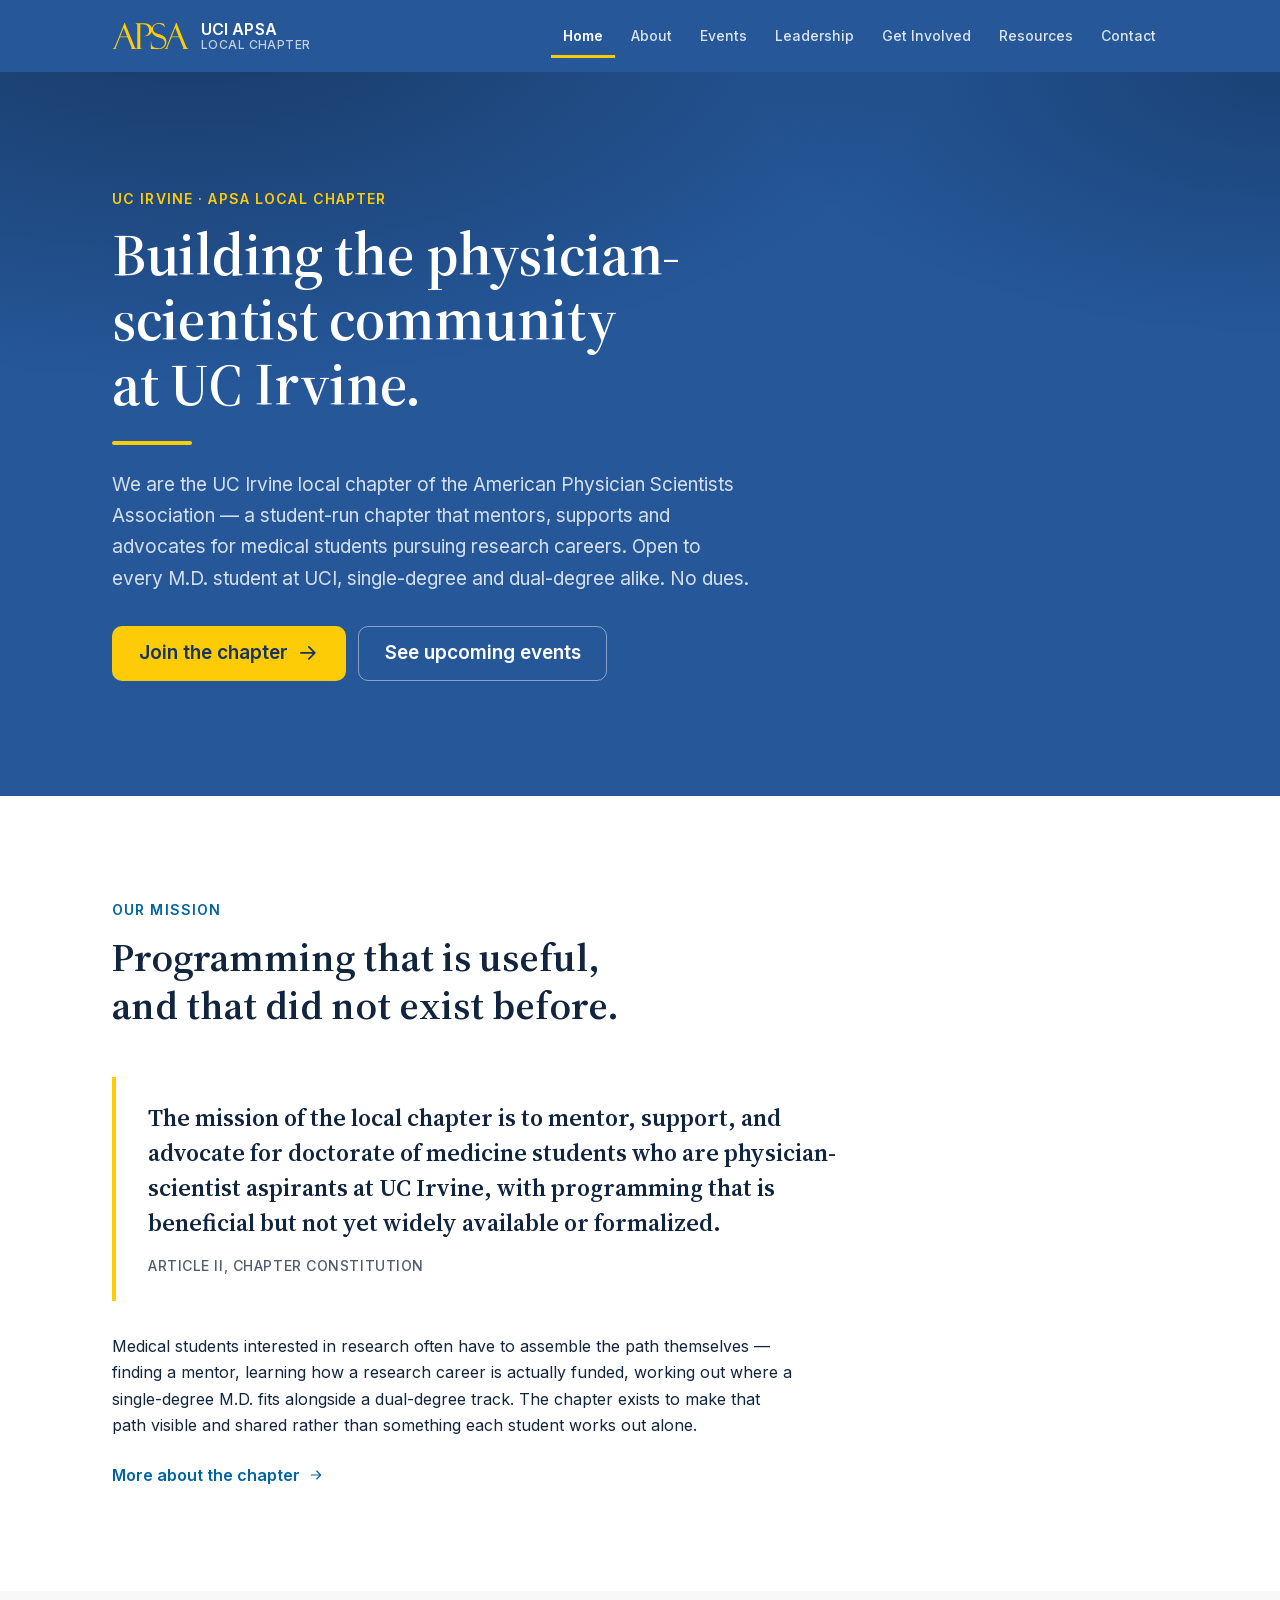
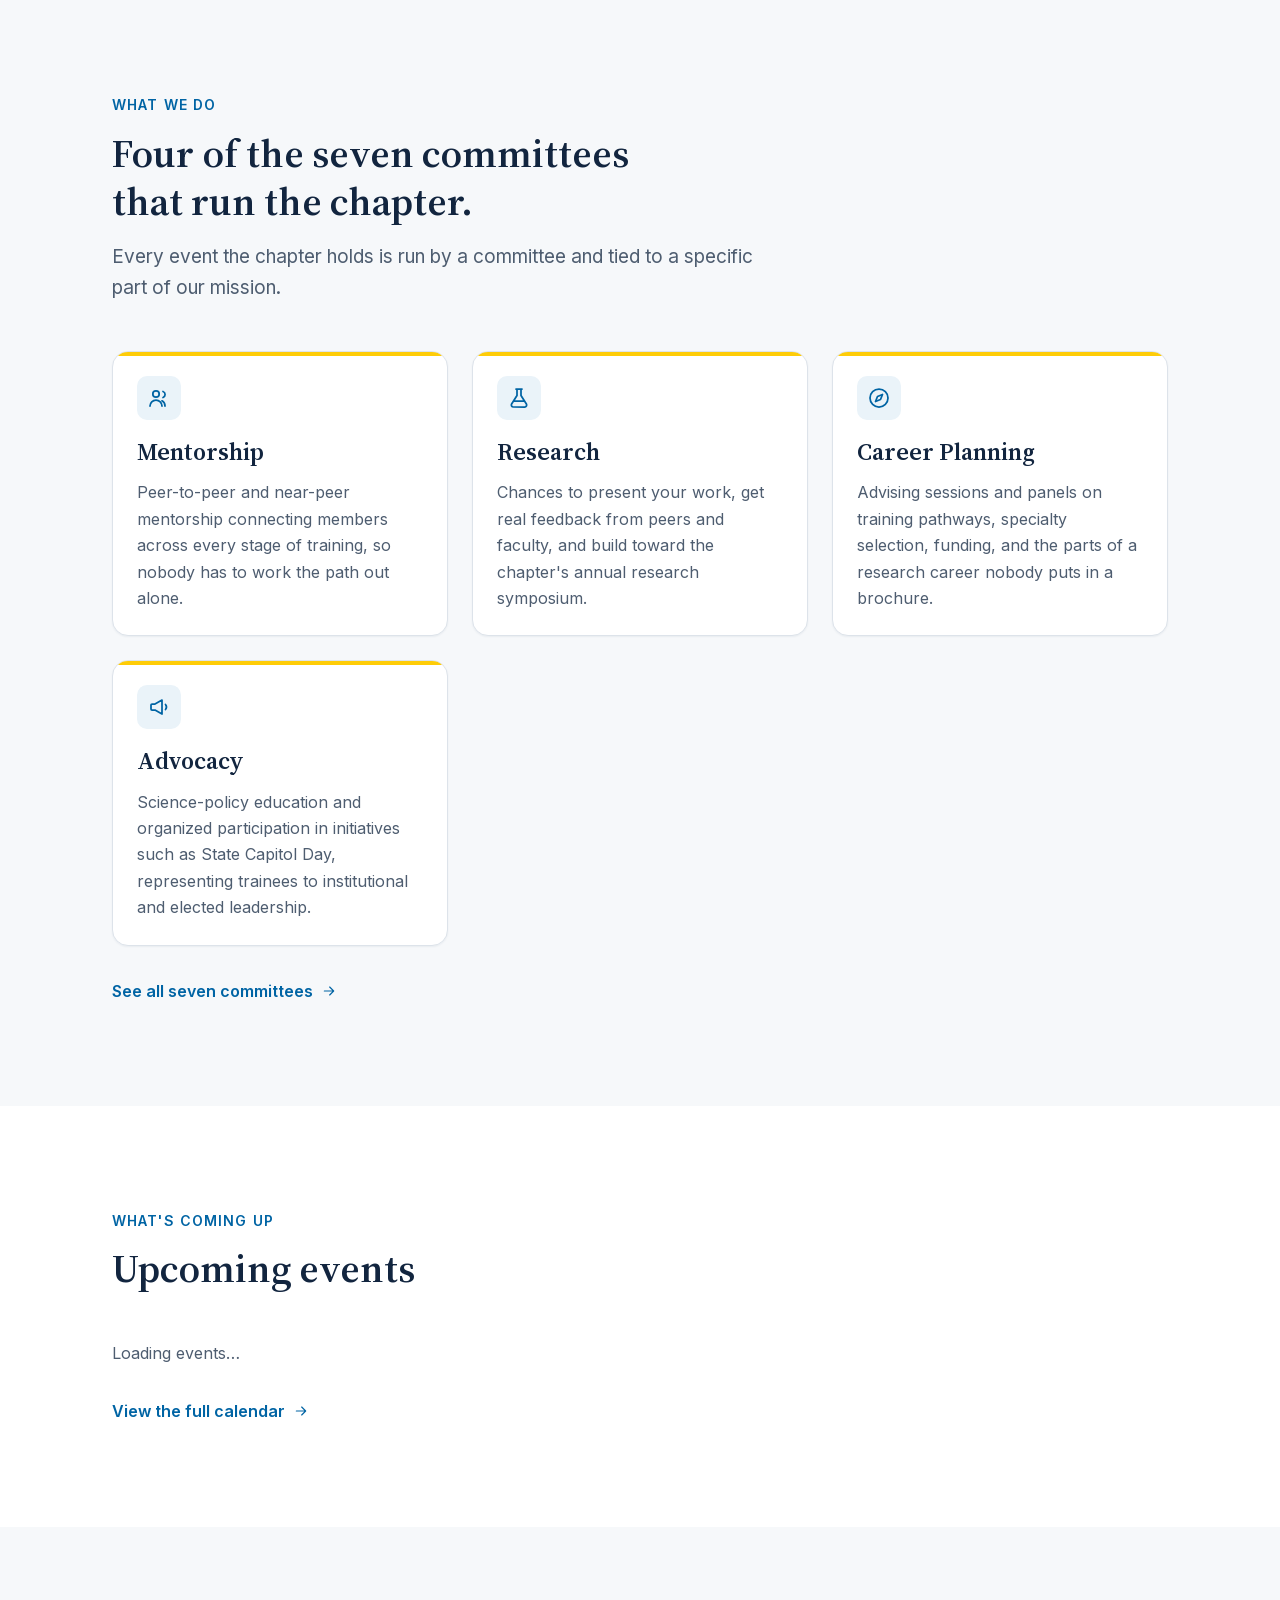
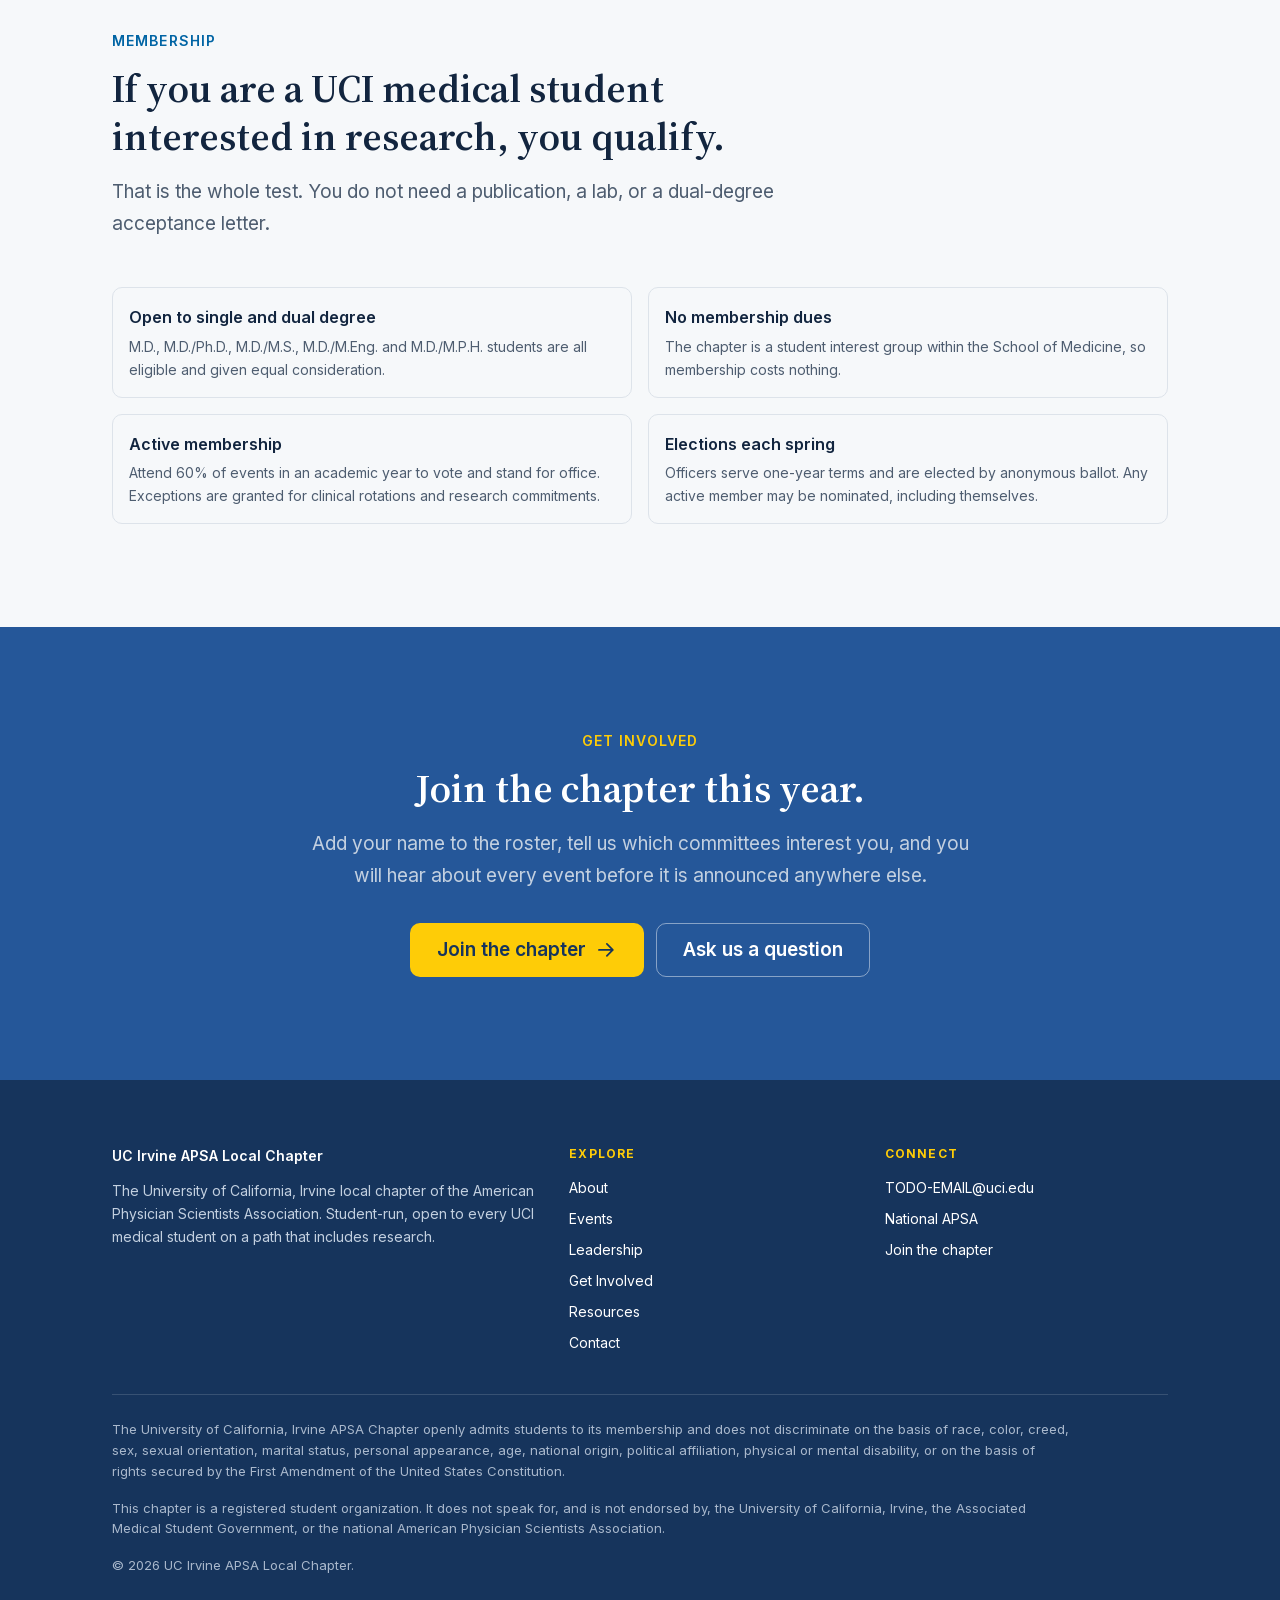
<file: index.html>
<!doctype html>
<html lang="en">
<head>
<meta charset="utf-8">
<meta name="viewport" content="width=device-width, initial-scale=1">
<title>UC Irvine APSA Local Chapter</title>
<meta name="description" content="The UC Irvine local chapter of the American Physician Scientists Association: mentorship, research, career planning and advocacy for medical students pursuing research careers.">
<!-- Tells the stylesheet that JavaScript is available, so the mobile menu
     can collapse. Without this the navigation simply stays visible. -->
<script>document.documentElement.className += " js";</script>
<link rel="icon" href="assets/img/favicon.svg" type="image/svg+xml">
<link rel="preload" href="assets/fonts/inter-var-latin.woff2" as="font" type="font/woff2" crossorigin>
<link rel="preload" href="assets/fonts/source-serif-4-600-latin.woff2" as="font" type="font/woff2" crossorigin>
<link rel="stylesheet" href="assets/css/styles.css">
<script defer src="assets/js/main.js"></script>
</head>
<body>

<a class="skip-link" href="#main">Skip to main content</a>

<!-- ============================ HEADER ============================
     This block is repeated at the top of every page. If you change it
     here, change it in all the other .html files too.
     ================================================================ -->
<header class="site-header">
  <div class="container site-header__inner">
    <a class="brand" href="index.html">
      <img class="brand__mark" src="assets/img/logo.svg" alt="" width="77" height="26">
      <span class="brand__text">
        <span class="brand__name">UCI APSA</span>
        <span class="brand__sub">Local Chapter</span>
      </span>
    </a>

    <button class="nav-toggle" type="button" aria-expanded="false" aria-controls="site-nav">
      <svg class="icon nav-toggle__icon-open" viewBox="0 0 24 24" fill="none" stroke="currentColor" stroke-width="1.75" stroke-linecap="round" aria-hidden="true" focusable="false"><path d="M4 7h16M4 12h16M4 17h16"/></svg>
      <svg class="icon nav-toggle__icon-close" viewBox="0 0 24 24" fill="none" stroke="currentColor" stroke-width="1.75" stroke-linecap="round" aria-hidden="true" focusable="false"><path d="m6 6 12 12M18 6 6 18"/></svg>
      Menu
    </button>

    <nav class="site-nav" id="site-nav" aria-label="Main">
      <ul class="site-nav__list">
        <li><a class="site-nav__link" href="index.html" aria-current="page">Home</a></li>
        <li><a class="site-nav__link" href="about.html">About</a></li>
        <li><a class="site-nav__link" href="events.html">Events</a></li>
        <li><a class="site-nav__link" href="leadership.html">Leadership</a></li>
        <li><a class="site-nav__link" href="get-involved.html">Get Involved</a></li>
        <li><a class="site-nav__link" href="resources.html">Resources</a></li>
        <li><a class="site-nav__link" href="contact.html">Contact</a></li>
      </ul>
    </nav>
  </div>
</header>

<main id="main">


  <!-- ============================ HERO ============================ -->
  <section class="hero">
    <div class="container">
      <div class="hero__inner">
        <p class="eyebrow">UC Irvine &middot; APSA Local Chapter</p>
        <h1 class="hero__title">Building the physician-scientist community at UC&nbsp;Irvine.</h1>
        <p class="hero__lede">
          We are the UC Irvine local chapter of the American Physician Scientists
          Association &mdash; a student-run chapter that mentors, supports and advocates
          for medical students pursuing research careers. Open to every M.D. student
          at UCI, single-degree and dual-degree alike. No dues.
        </p>
        <div class="hero__actions">
          <a class="btn btn--primary btn--lg" href="get-involved.html">
            Join the chapter
            <svg class="icon" viewBox="0 0 24 24" fill="none" stroke="currentColor" stroke-width="1.75" stroke-linecap="round" stroke-linejoin="round" aria-hidden="true" focusable="false"><path d="M5 12h14M13 6l6 6-6 6"/></svg>
          </a>
          <a class="btn btn--outline btn--lg" href="events.html">See upcoming events</a>
        </div>
      </div>
    </div>
  </section>

  <!-- ============================ MISSION ============================ -->
  <section class="section">
    <div class="container">
      <div class="section__head">
        <p class="eyebrow">Our mission</p>
        <h2>Programming that is useful, and that did not exist before.</h2>
      </div>

      <blockquote class="statement">
        The mission of the local chapter is to mentor, support, and advocate for
        doctorate of medicine students who are physician-scientist aspirants at
        UC&nbsp;Irvine, with programming that is beneficial but not yet widely
        available or formalized.
        <span class="statement__source">Article II, Chapter Constitution</span>
      </blockquote>

      <p class="mt-6 measure">
        Medical students interested in research often have to assemble the path
        themselves &mdash; finding a mentor, learning how a research career is
        actually funded, working out where a single-degree M.D. fits alongside a
        dual-degree track. The chapter exists to make that path visible and shared
        rather than something each student works out alone.
      </p>
      <p class="mt-5">
        <a class="arrow-link" href="about.html">
          More about the chapter
          <svg class="icon icon--sm" viewBox="0 0 24 24" fill="none" stroke="currentColor" stroke-width="1.75" stroke-linecap="round" stroke-linejoin="round" aria-hidden="true" focusable="false"><path d="M5 12h14M13 6l6 6-6 6"/></svg>
        </a>
      </p>
    </div>
  </section>

  <!-- ============================ WHAT WE DO ============================ -->
  <section class="section section--surface">
    <div class="container">
      <div class="section__head">
        <p class="eyebrow">What we do</p>
        <h2>Four of the seven committees that run the chapter.</h2>
        <p class="lede">
          Every event the chapter holds is run by a committee and tied to a specific
          part of our mission.
        </p>
      </div>

      <div class="grid">
        <article class="card card--accent">
          <span class="card__icon">
            <svg class="icon" viewBox="0 0 24 24" fill="none" stroke="currentColor" stroke-width="1.75" stroke-linecap="round" stroke-linejoin="round" aria-hidden="true" focusable="false"><circle cx="9" cy="8" r="3.2"/><path d="M3 20a6 6 0 0 1 12 0M16 5.5a3.2 3.2 0 0 1 0 6M18 20a6 6 0 0 0-3-5.2"/></svg>
          </span>
          <h3 class="card__title">Mentorship</h3>
          <p class="card__text">
            Peer-to-peer and near-peer mentorship connecting members across every
            stage of training, so nobody has to work the path out alone.
          </p>
        </article>

        <article class="card card--accent">
          <span class="card__icon">
            <svg class="icon" viewBox="0 0 24 24" fill="none" stroke="currentColor" stroke-width="1.75" stroke-linecap="round" stroke-linejoin="round" aria-hidden="true" focusable="false"><path d="M10 3v6.5L4.6 18A2 2 0 0 0 6.3 21h11.4a2 2 0 0 0 1.7-3L14 9.5V3M9 3h6M7.5 15h9"/></svg>
          </span>
          <h3 class="card__title">Research</h3>
          <p class="card__text">
            Chances to present your work, get real feedback from peers and faculty,
            and build toward the chapter's annual research symposium.
          </p>
        </article>

        <article class="card card--accent">
          <span class="card__icon">
            <svg class="icon" viewBox="0 0 24 24" fill="none" stroke="currentColor" stroke-width="1.75" stroke-linecap="round" stroke-linejoin="round" aria-hidden="true" focusable="false"><circle cx="12" cy="12" r="9"/><path d="m15.5 8.5-2 5-5 2 2-5 5-2Z"/></svg>
          </span>
          <h3 class="card__title">Career Planning</h3>
          <p class="card__text">
            Advising sessions and panels on training pathways, specialty selection,
            funding, and the parts of a research career nobody puts in a brochure.
          </p>
        </article>

        <article class="card card--accent">
          <span class="card__icon">
            <svg class="icon" viewBox="0 0 24 24" fill="none" stroke="currentColor" stroke-width="1.75" stroke-linecap="round" stroke-linejoin="round" aria-hidden="true" focusable="false"><path d="M4 10v4a1 1 0 0 0 1 1h3l7 4V5L8 9H5a1 1 0 0 0-1 1Z"/><path d="M18.5 9.5a4 4 0 0 1 0 5"/></svg>
          </span>
          <h3 class="card__title">Advocacy</h3>
          <p class="card__text">
            Science-policy education and organized participation in initiatives such
            as State Capitol Day, representing trainees to institutional and elected
            leadership.
          </p>
        </article>
      </div>

      <p class="mt-6">
        <a class="arrow-link" href="about.html#committees">
          See all seven committees
          <svg class="icon icon--sm" viewBox="0 0 24 24" fill="none" stroke="currentColor" stroke-width="1.75" stroke-linecap="round" stroke-linejoin="round" aria-hidden="true" focusable="false"><path d="M5 12h14M13 6l6 6-6 6"/></svg>
        </a>
      </p>
    </div>
  </section>

  <!-- ============================ UPCOMING EVENTS ============================
       The cards below are generated from data/events.json. Do not write event
       details into this file — edit that JSON instead.
       ======================================================================== -->
  <section class="section">
    <div class="container">
      <div class="section__head">
        <p class="eyebrow">What's coming up</p>
        <h2>Upcoming events</h2>
      </div>

      <div class="stack" data-events="upcoming" data-limit="3">
        <p class="is-loading">Loading events&hellip;</p>
        <noscript>
          <div class="notice" role="note">
            <svg class="icon notice__icon" viewBox="0 0 24 24" fill="none" stroke="currentColor" stroke-width="1.75" stroke-linecap="round" stroke-linejoin="round" aria-hidden="true" focusable="false"><circle cx="12" cy="12" r="9"/><path d="M12 8h.01M11 12h1v4h1"/></svg>
            <div>
              <p>
                <strong>JavaScript is switched off in your browser.</strong>
                The event listings need JavaScript to display. Every other part of
                this site works without it &mdash; or
                <a href="contact.html">get in touch</a> for the current schedule.
              </p>
            </div>
          </div>
        </noscript>
      </div>

      <p class="mt-6">
        <a class="arrow-link" href="events.html">
          View the full calendar
          <svg class="icon icon--sm" viewBox="0 0 24 24" fill="none" stroke="currentColor" stroke-width="1.75" stroke-linecap="round" stroke-linejoin="round" aria-hidden="true" focusable="false"><path d="M5 12h14M13 6l6 6-6 6"/></svg>
        </a>
      </p>
    </div>
  </section>

  <!-- ============================ WHO CAN JOIN ============================ -->
  <section class="section section--surface">
    <div class="container">
      <div class="section__head">
        <p class="eyebrow">Membership</p>
        <h2>If you are a UCI medical student interested in research, you qualify.</h2>
        <p class="lede">
          That is the whole test. You do not need a publication, a lab, or a
          dual-degree acceptance letter.
        </p>
      </div>

      <dl class="facts">
        <div>
          <dt>Open to single and dual degree</dt>
          <dd>M.D., M.D./Ph.D., M.D./M.S., M.D./M.Eng. and M.D./M.P.H. students are all eligible and given equal consideration.</dd>
        </div>
        <div>
          <dt>No membership dues</dt>
          <dd>The chapter is a student interest group within the School of Medicine, so membership costs nothing.</dd>
        </div>
        <div>
          <dt>Active membership</dt>
          <dd>Attend 60% of events in an academic year to vote and stand for office. Exceptions are granted for clinical rotations and research commitments.</dd>
        </div>
        <div>
          <dt>Elections each spring</dt>
          <dd>Officers serve one-year terms and are elected by anonymous ballot. Any active member may be nominated, including themselves.</dd>
        </div>
      </dl>
    </div>
  </section>

  <!-- ============================ CALL TO ACTION ============================ -->
  <section class="section on-dark cta-band">
    <div class="container">
      <div class="section__head section__head--center">
        <p class="eyebrow">Get involved</p>
        <h2>Join the chapter this year.</h2>
        <p class="lede">
          Add your name to the roster, tell us which committees interest you, and
          you will hear about every event before it is announced anywhere else.
        </p>
      </div>
      <div class="cta-band__actions">
        <a class="btn btn--primary btn--lg" href="get-involved.html">
          Join the chapter
          <svg class="icon" viewBox="0 0 24 24" fill="none" stroke="currentColor" stroke-width="1.75" stroke-linecap="round" stroke-linejoin="round" aria-hidden="true" focusable="false"><path d="M5 12h14M13 6l6 6-6 6"/></svg>
        </a>
        <a class="btn btn--outline btn--lg" href="contact.html">Ask us a question</a>
      </div>
    </div>
  </section>


</main>

<!-- ============================ FOOTER ============================
     Repeated on every page. If you change it here, change it everywhere.
     ================================================================ -->
<footer class="site-footer">
  <div class="container">
    <div class="site-footer__grid">
      <div>
        <p class="site-footer__brand">UC Irvine APSA Local Chapter</p>
        <p class="site-footer__blurb">
          The University of California, Irvine local chapter of the American
          Physician Scientists Association. Student-run, open to every UCI medical
          student on a path that includes research.
        </p>
      </div>

      <nav aria-label="Footer">
        <p class="site-footer__heading">Explore</p>
        <ul class="site-footer__list">
          <li><a href="about.html">About</a></li>
          <li><a href="events.html">Events</a></li>
          <li><a href="leadership.html">Leadership</a></li>
          <li><a href="get-involved.html">Get Involved</a></li>
          <li><a href="resources.html">Resources</a></li>
          <li><a href="contact.html">Contact</a></li>
        </ul>
      </nav>

      <div>
        <p class="site-footer__heading">Connect</p>
        <ul class="site-footer__list">
          <!-- TODO: replace with the real chapter email address. It also
               appears on contact.html and in every other page footer. -->
          <li><a href="mailto:TODO-EMAIL@uci.edu">TODO-EMAIL@uci.edu</a></li>
          <li><a href="https://www.physicianscientists.org/">National APSA</a></li>
          <li><a href="get-involved.html">Join the chapter</a></li>
        </ul>
      </div>
    </div>

    <div class="site-footer__legal">
      <p>
        The University of California, Irvine APSA Chapter openly admits students to
        its membership and does not discriminate on the basis of race, color, creed,
        sex, sexual orientation, marital status, personal appearance, age, national
        origin, political affiliation, physical or mental disability, or on the basis
        of rights secured by the First Amendment of the United States Constitution.
      </p>
      <p>
        This chapter is a registered student organization. It does not speak for, and
        is not endorsed by, the University of California, Irvine, the Associated
        Medical Student Government, or the national American Physician Scientists
        Association.
      </p>
      <p>&copy; <span data-current-year>2026</span> UC Irvine APSA Local Chapter.</p>
    </div>
  </div>
</footer>

</body>
</html>
</file>
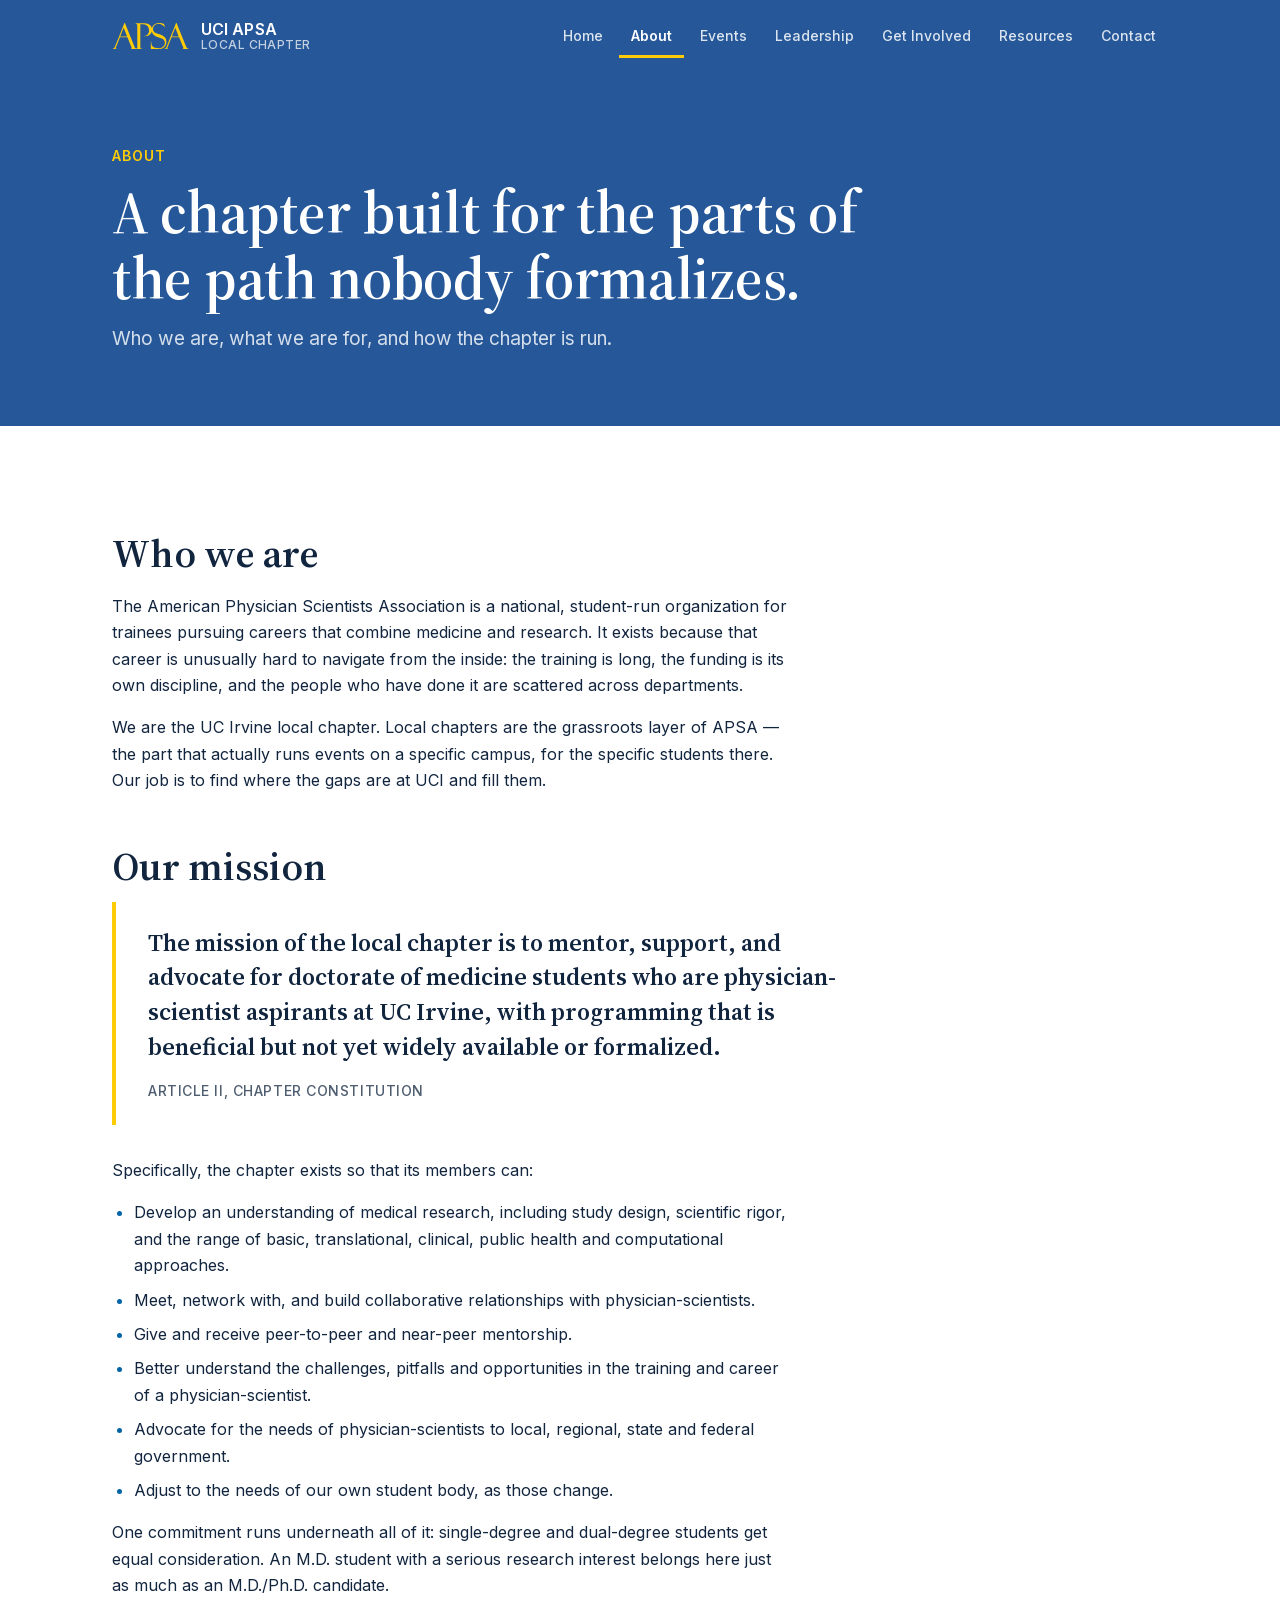
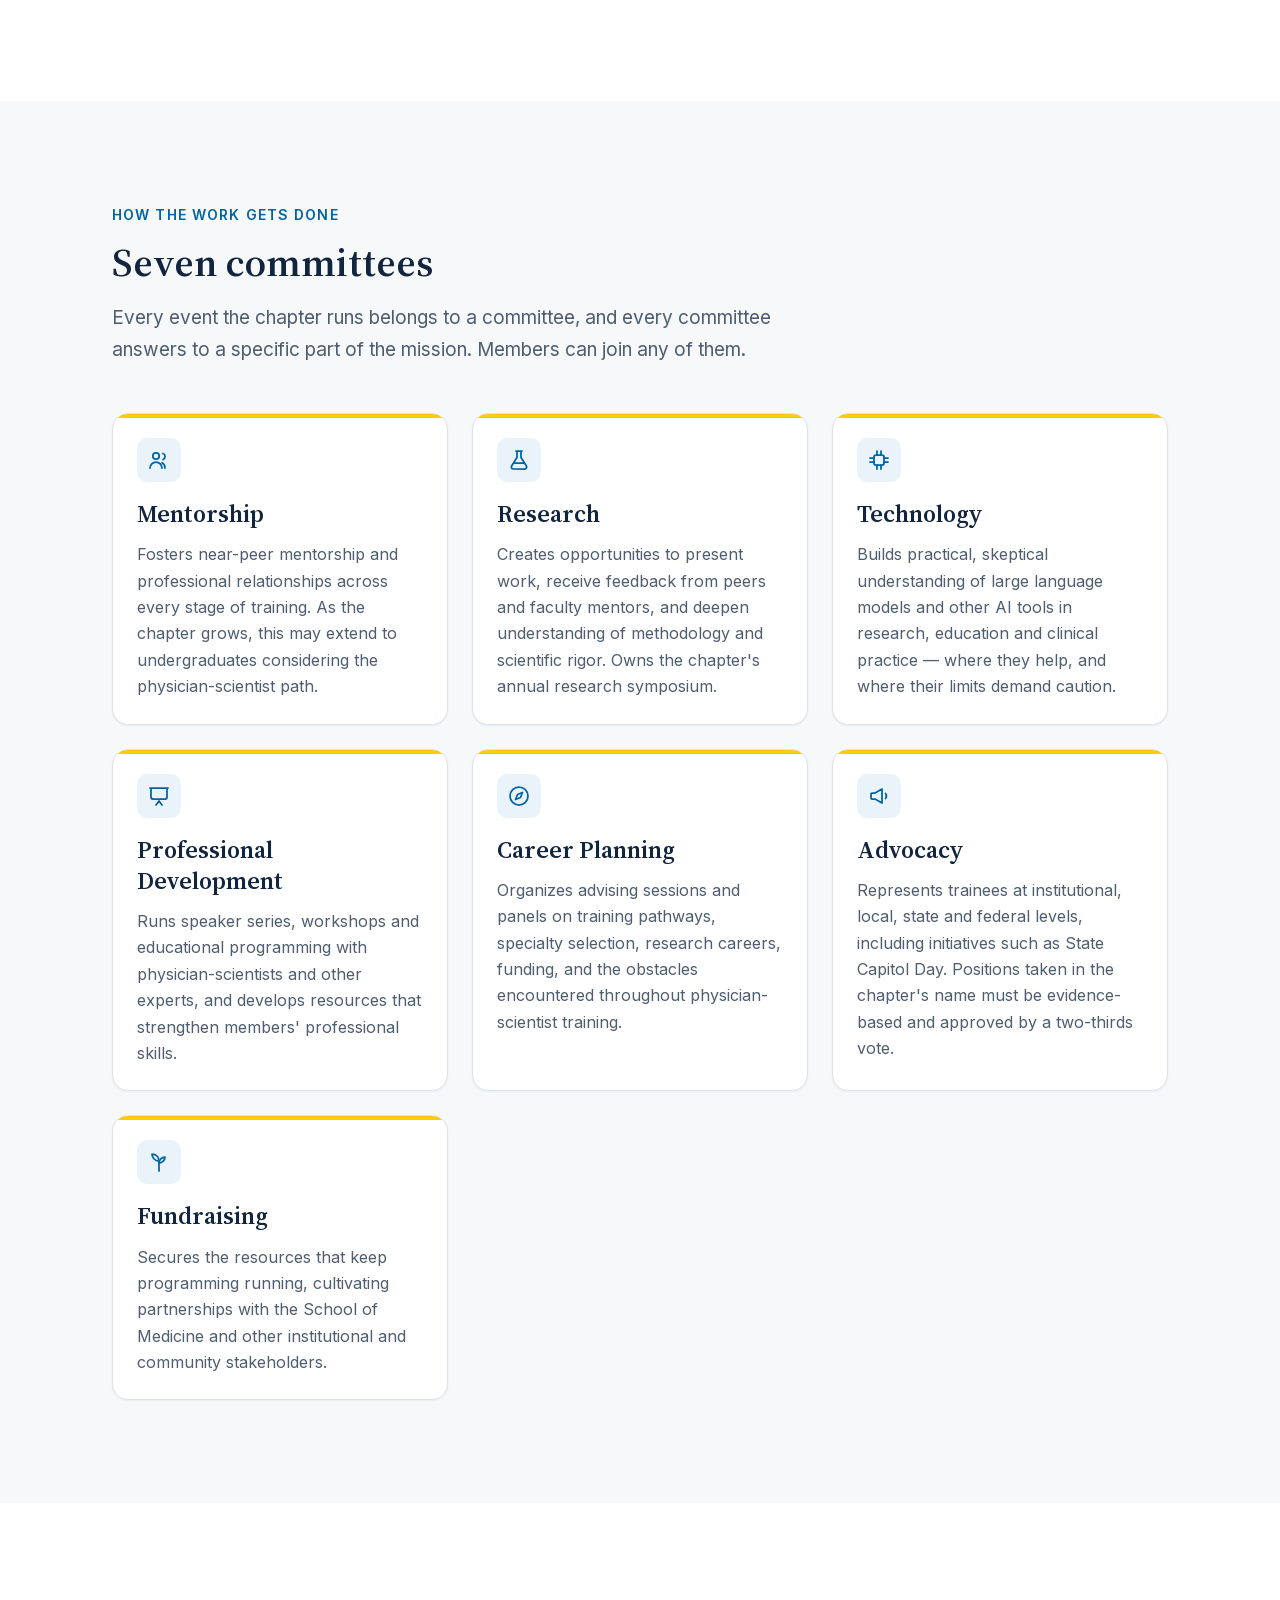
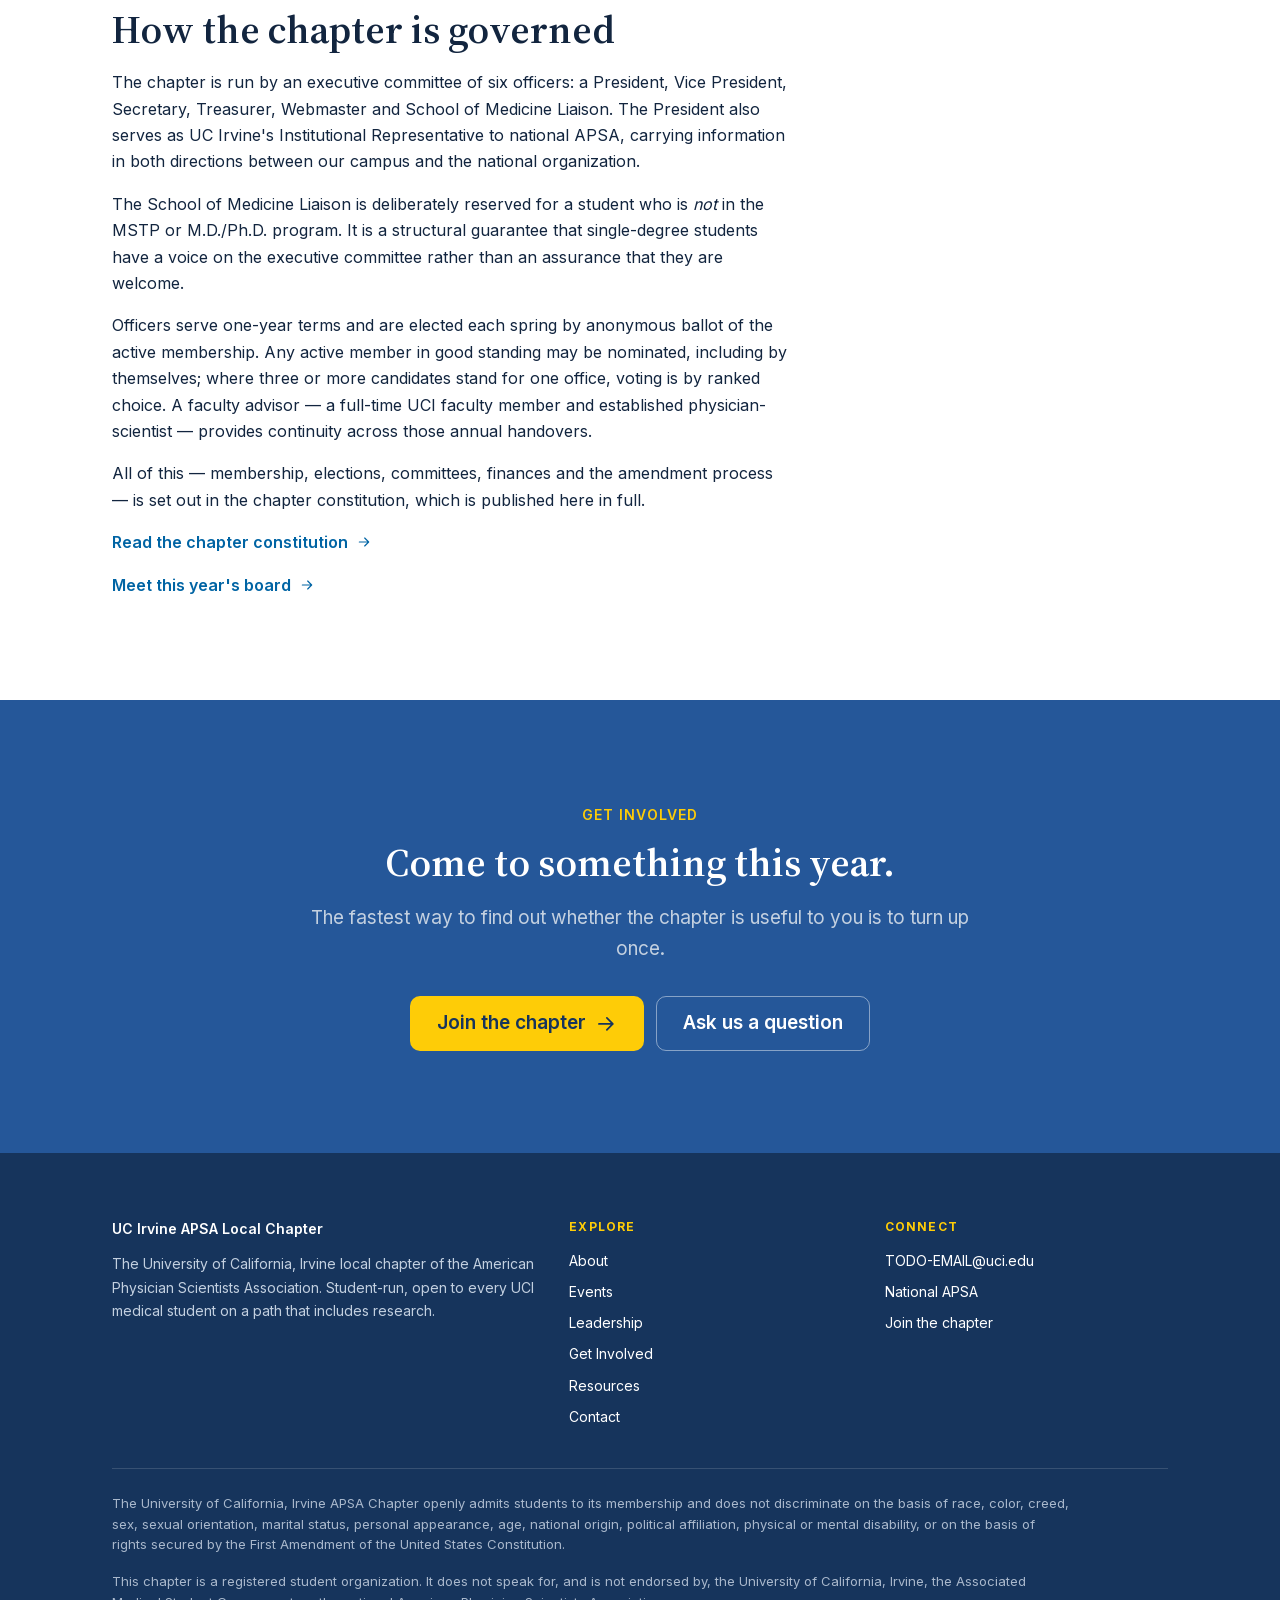
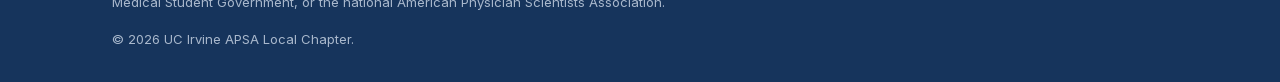
<file: about.html>
<!doctype html>
<html lang="en">
<head>
<meta charset="utf-8">
<meta name="viewport" content="width=device-width, initial-scale=1">
<title>About | UC Irvine APSA Local Chapter</title>
<meta name="description" content="Who the UC Irvine APSA local chapter is, our mission, our seven committees, and how the chapter is governed.">
<!-- Tells the stylesheet that JavaScript is available, so the mobile menu
     can collapse. Without this the navigation simply stays visible. -->
<script>document.documentElement.className += " js";</script>
<link rel="icon" href="assets/img/favicon.svg" type="image/svg+xml">
<link rel="preload" href="assets/fonts/inter-var-latin.woff2" as="font" type="font/woff2" crossorigin>
<link rel="preload" href="assets/fonts/source-serif-4-600-latin.woff2" as="font" type="font/woff2" crossorigin>
<link rel="stylesheet" href="assets/css/styles.css">
<script defer src="assets/js/main.js"></script>
</head>
<body>

<a class="skip-link" href="#main">Skip to main content</a>

<!-- ============================ HEADER ============================
     This block is repeated at the top of every page. If you change it
     here, change it in all the other .html files too.
     ================================================================ -->
<header class="site-header">
  <div class="container site-header__inner">
    <a class="brand" href="index.html">
      <img class="brand__mark" src="assets/img/logo.svg" alt="" width="77" height="26">
      <span class="brand__text">
        <span class="brand__name">UCI APSA</span>
        <span class="brand__sub">Local Chapter</span>
      </span>
    </a>

    <button class="nav-toggle" type="button" aria-expanded="false" aria-controls="site-nav">
      <svg class="icon nav-toggle__icon-open" viewBox="0 0 24 24" fill="none" stroke="currentColor" stroke-width="1.75" stroke-linecap="round" aria-hidden="true" focusable="false"><path d="M4 7h16M4 12h16M4 17h16"/></svg>
      <svg class="icon nav-toggle__icon-close" viewBox="0 0 24 24" fill="none" stroke="currentColor" stroke-width="1.75" stroke-linecap="round" aria-hidden="true" focusable="false"><path d="m6 6 12 12M18 6 6 18"/></svg>
      Menu
    </button>

    <nav class="site-nav" id="site-nav" aria-label="Main">
      <ul class="site-nav__list">
        <li><a class="site-nav__link" href="index.html">Home</a></li>
        <li><a class="site-nav__link" href="about.html" aria-current="page">About</a></li>
        <li><a class="site-nav__link" href="events.html">Events</a></li>
        <li><a class="site-nav__link" href="leadership.html">Leadership</a></li>
        <li><a class="site-nav__link" href="get-involved.html">Get Involved</a></li>
        <li><a class="site-nav__link" href="resources.html">Resources</a></li>
        <li><a class="site-nav__link" href="contact.html">Contact</a></li>
      </ul>
    </nav>
  </div>
</header>

<main id="main">

  <section class="page-header">
    <div class="container">
      <p class="eyebrow">About</p>
      <h1>A chapter built for the parts of the path nobody formalizes.</h1>
      <p class="lede">Who we are, what we are for, and how the chapter is run.</p>
    </div>
  </section>

  <section class="section">
    <div class="container">
      <div class="prose">
        <h2>Who we are</h2>
        <p>
          The American Physician Scientists Association is a national, student-run
          organization for trainees pursuing careers that combine medicine and
          research. It exists because that career is unusually hard to navigate from
          the inside: the training is long, the funding is its own discipline, and
          the people who have done it are scattered across departments.
        </p>
        <p>
          We are the UC Irvine local chapter. Local chapters are the grassroots layer
          of APSA &mdash; the part that actually runs events on a specific campus, for
          the specific students there. Our job is to find where the gaps are at UCI
          and fill them.
        </p>

        <h2>Our mission</h2>
      </div>

      <blockquote class="statement">
        The mission of the local chapter is to mentor, support, and advocate for
        doctorate of medicine students who are physician-scientist aspirants at
        UC&nbsp;Irvine, with programming that is beneficial but not yet widely
        available or formalized.
        <span class="statement__source">Article II, Chapter Constitution</span>
      </blockquote>

      <div class="prose mt-6">
        <p>Specifically, the chapter exists so that its members can:</p>
        <ul>
          <li>Develop an understanding of medical research, including study design,
              scientific rigor, and the range of basic, translational, clinical,
              public health and computational approaches.</li>
          <li>Meet, network with, and build collaborative relationships with
              physician-scientists.</li>
          <li>Give and receive peer-to-peer and near-peer mentorship.</li>
          <li>Better understand the challenges, pitfalls and opportunities in the
              training and career of a physician-scientist.</li>
          <li>Advocate for the needs of physician-scientists to local, regional,
              state and federal government.</li>
          <li>Adjust to the needs of our own student body, as those change.</li>
        </ul>
        <p>
          One commitment runs underneath all of it: single-degree and dual-degree
          students get equal consideration. An M.D. student with a serious research
          interest belongs here just as much as an M.D./Ph.D. candidate.
        </p>
      </div>
    </div>
  </section>

  <section class="section section--surface" id="committees">
    <div class="container">
      <div class="section__head">
        <p class="eyebrow">How the work gets done</p>
        <h2>Seven committees</h2>
        <p class="lede">
          Every event the chapter runs belongs to a committee, and every committee
          answers to a specific part of the mission. Members can join any of them.
        </p>
      </div>

      <div class="grid">
        <article class="card card--accent">
          <span class="card__icon"><svg class="icon" viewBox="0 0 24 24" fill="none" stroke="currentColor" stroke-width="1.75" stroke-linecap="round" stroke-linejoin="round" aria-hidden="true" focusable="false"><circle cx="9" cy="8" r="3.2"/><path d="M3 20a6 6 0 0 1 12 0M16 5.5a3.2 3.2 0 0 1 0 6M18 20a6 6 0 0 0-3-5.2"/></svg></span>
          <h3 class="card__title">Mentorship</h3>
          <p class="card__text">Fosters near-peer mentorship and professional relationships across every stage of training. As the chapter grows, this may extend to undergraduates considering the physician-scientist path.</p>
        </article>
        <article class="card card--accent">
          <span class="card__icon"><svg class="icon" viewBox="0 0 24 24" fill="none" stroke="currentColor" stroke-width="1.75" stroke-linecap="round" stroke-linejoin="round" aria-hidden="true" focusable="false"><path d="M10 3v6.5L4.6 18A2 2 0 0 0 6.3 21h11.4a2 2 0 0 0 1.7-3L14 9.5V3M9 3h6M7.5 15h9"/></svg></span>
          <h3 class="card__title">Research</h3>
          <p class="card__text">Creates opportunities to present work, receive feedback from peers and faculty mentors, and deepen understanding of methodology and scientific rigor. Owns the chapter's annual research symposium.</p>
        </article>
        <article class="card card--accent">
          <span class="card__icon"><svg class="icon" viewBox="0 0 24 24" fill="none" stroke="currentColor" stroke-width="1.75" stroke-linecap="round" stroke-linejoin="round" aria-hidden="true" focusable="false"><rect x="7" y="7" width="10" height="10" rx="2"/><path d="M10 3v4M14 3v4M10 17v4M14 17v4M3 10h4M3 14h4M17 10h4M17 14h4"/></svg></span>
          <h3 class="card__title">Technology</h3>
          <p class="card__text">Builds practical, skeptical understanding of large language models and other AI tools in research, education and clinical practice &mdash; where they help, and where their limits demand caution.</p>
        </article>
        <article class="card card--accent">
          <span class="card__icon"><svg class="icon" viewBox="0 0 24 24" fill="none" stroke="currentColor" stroke-width="1.75" stroke-linecap="round" stroke-linejoin="round" aria-hidden="true" focusable="false"><path d="M3 4h18M4 4v9a2 2 0 0 0 2 2h12a2 2 0 0 0 2-2V4"/><path d="m9 21 3-4 3 4"/></svg></span>
          <h3 class="card__title">Professional Development</h3>
          <p class="card__text">Runs speaker series, workshops and educational programming with physician-scientists and other experts, and develops resources that strengthen members' professional skills.</p>
        </article>
        <article class="card card--accent">
          <span class="card__icon"><svg class="icon" viewBox="0 0 24 24" fill="none" stroke="currentColor" stroke-width="1.75" stroke-linecap="round" stroke-linejoin="round" aria-hidden="true" focusable="false"><circle cx="12" cy="12" r="9"/><path d="m15.5 8.5-2 5-5 2 2-5 5-2Z"/></svg></span>
          <h3 class="card__title">Career Planning</h3>
          <p class="card__text">Organizes advising sessions and panels on training pathways, specialty selection, research careers, funding, and the obstacles encountered throughout physician-scientist training.</p>
        </article>
        <article class="card card--accent">
          <span class="card__icon"><svg class="icon" viewBox="0 0 24 24" fill="none" stroke="currentColor" stroke-width="1.75" stroke-linecap="round" stroke-linejoin="round" aria-hidden="true" focusable="false"><path d="M4 10v4a1 1 0 0 0 1 1h3l7 4V5L8 9H5a1 1 0 0 0-1 1Z"/><path d="M18.5 9.5a4 4 0 0 1 0 5"/></svg></span>
          <h3 class="card__title">Advocacy</h3>
          <p class="card__text">Represents trainees at institutional, local, state and federal levels, including initiatives such as State Capitol Day. Positions taken in the chapter's name must be evidence-based and approved by a two-thirds vote.</p>
        </article>
        <article class="card card--accent">
          <span class="card__icon"><svg class="icon" viewBox="0 0 24 24" fill="none" stroke="currentColor" stroke-width="1.75" stroke-linecap="round" stroke-linejoin="round" aria-hidden="true" focusable="false"><path d="M12 21V11"/><path d="M12 11C12 7 9 4 5 4c0 4 3 7 7 7Z"/><path d="M12 13c0-3.3 2.7-6 6-6 0 3.3-2.7 6-6 6Z"/></svg></span>
          <h3 class="card__title">Fundraising</h3>
          <p class="card__text">Secures the resources that keep programming running, cultivating partnerships with the School of Medicine and other institutional and community stakeholders.</p>
        </article>
      </div>
    </div>
  </section>

  <section class="section">
    <div class="container">
      <div class="prose">
        <h2>How the chapter is governed</h2>
        <p>
          The chapter is run by an executive committee of six officers: a President,
          Vice President, Secretary, Treasurer, Webmaster and School of Medicine
          Liaison. The President also serves as UC Irvine's Institutional
          Representative to national APSA, carrying information in both directions
          between our campus and the national organization.
        </p>
        <p>
          The School of Medicine Liaison is deliberately reserved for a student who is
          <em>not</em> in the MSTP or M.D./Ph.D. program. It is a structural guarantee
          that single-degree students have a voice on the executive committee rather
          than an assurance that they are welcome.
        </p>
        <p>
          Officers serve one-year terms and are elected each spring by anonymous
          ballot of the active membership. Any active member in good standing may be
          nominated, including by themselves; where three or more candidates stand for
          one office, voting is by ranked choice. A faculty advisor &mdash; a full-time
          UCI faculty member and established physician-scientist &mdash; provides
          continuity across those annual handovers.
        </p>
        <p>
          All of this &mdash; membership, elections, committees, finances and the
          amendment process &mdash; is set out in the chapter constitution, which is
          published here in full.
        </p>
        <p>
          <a class="arrow-link" href="constitution.html">Read the chapter constitution <svg class="icon icon--sm" viewBox="0 0 24 24" fill="none" stroke="currentColor" stroke-width="1.75" stroke-linecap="round" stroke-linejoin="round" aria-hidden="true" focusable="false"><path d="M5 12h14M13 6l6 6-6 6"/></svg></a>
        </p>
        <p>
          <a class="arrow-link" href="leadership.html">Meet this year's board <svg class="icon icon--sm" viewBox="0 0 24 24" fill="none" stroke="currentColor" stroke-width="1.75" stroke-linecap="round" stroke-linejoin="round" aria-hidden="true" focusable="false"><path d="M5 12h14M13 6l6 6-6 6"/></svg></a>
        </p>
      </div>
    </div>
  </section>

  <!-- ============================ CALL TO ACTION ============================ -->
  <section class="section on-dark cta-band">
    <div class="container">
      <div class="section__head section__head--center">
        <p class="eyebrow">Get involved</p>
        <h2>Come to something this year.</h2>
        <p class="lede">The fastest way to find out whether the chapter is useful to you is to turn up once.</p>
      </div>
      <div class="cta-band__actions">
        <a class="btn btn--primary btn--lg" href="get-involved.html">Join the chapter <svg class="icon" viewBox="0 0 24 24" fill="none" stroke="currentColor" stroke-width="1.75" stroke-linecap="round" stroke-linejoin="round" aria-hidden="true" focusable="false"><path d="M5 12h14M13 6l6 6-6 6"/></svg></a>
        <a class="btn btn--outline btn--lg" href="contact.html">Ask us a question</a>
      </div>
    </div>
  </section>

</main>

<!-- ============================ FOOTER ============================
     Repeated on every page. If you change it here, change it everywhere.
     ================================================================ -->
<footer class="site-footer">
  <div class="container">
    <div class="site-footer__grid">
      <div>
        <p class="site-footer__brand">UC Irvine APSA Local Chapter</p>
        <p class="site-footer__blurb">
          The University of California, Irvine local chapter of the American
          Physician Scientists Association. Student-run, open to every UCI medical
          student on a path that includes research.
        </p>
      </div>

      <nav aria-label="Footer">
        <p class="site-footer__heading">Explore</p>
        <ul class="site-footer__list">
          <li><a href="about.html">About</a></li>
          <li><a href="events.html">Events</a></li>
          <li><a href="leadership.html">Leadership</a></li>
          <li><a href="get-involved.html">Get Involved</a></li>
          <li><a href="resources.html">Resources</a></li>
          <li><a href="contact.html">Contact</a></li>
        </ul>
      </nav>

      <div>
        <p class="site-footer__heading">Connect</p>
        <ul class="site-footer__list">
          <!-- TODO: replace with the real chapter email address. It also
               appears on contact.html and in every other page footer. -->
          <li><a href="mailto:TODO-EMAIL@uci.edu">TODO-EMAIL@uci.edu</a></li>
          <li><a href="https://www.physicianscientists.org/">National APSA</a></li>
          <li><a href="get-involved.html">Join the chapter</a></li>
        </ul>
      </div>
    </div>

    <div class="site-footer__legal">
      <p>
        The University of California, Irvine APSA Chapter openly admits students to
        its membership and does not discriminate on the basis of race, color, creed,
        sex, sexual orientation, marital status, personal appearance, age, national
        origin, political affiliation, physical or mental disability, or on the basis
        of rights secured by the First Amendment of the United States Constitution.
      </p>
      <p>
        This chapter is a registered student organization. It does not speak for, and
        is not endorsed by, the University of California, Irvine, the Associated
        Medical Student Government, or the national American Physician Scientists
        Association.
      </p>
      <p>&copy; <span data-current-year>2026</span> UC Irvine APSA Local Chapter.</p>
    </div>
  </div>
</footer>

</body>
</html>
</file>
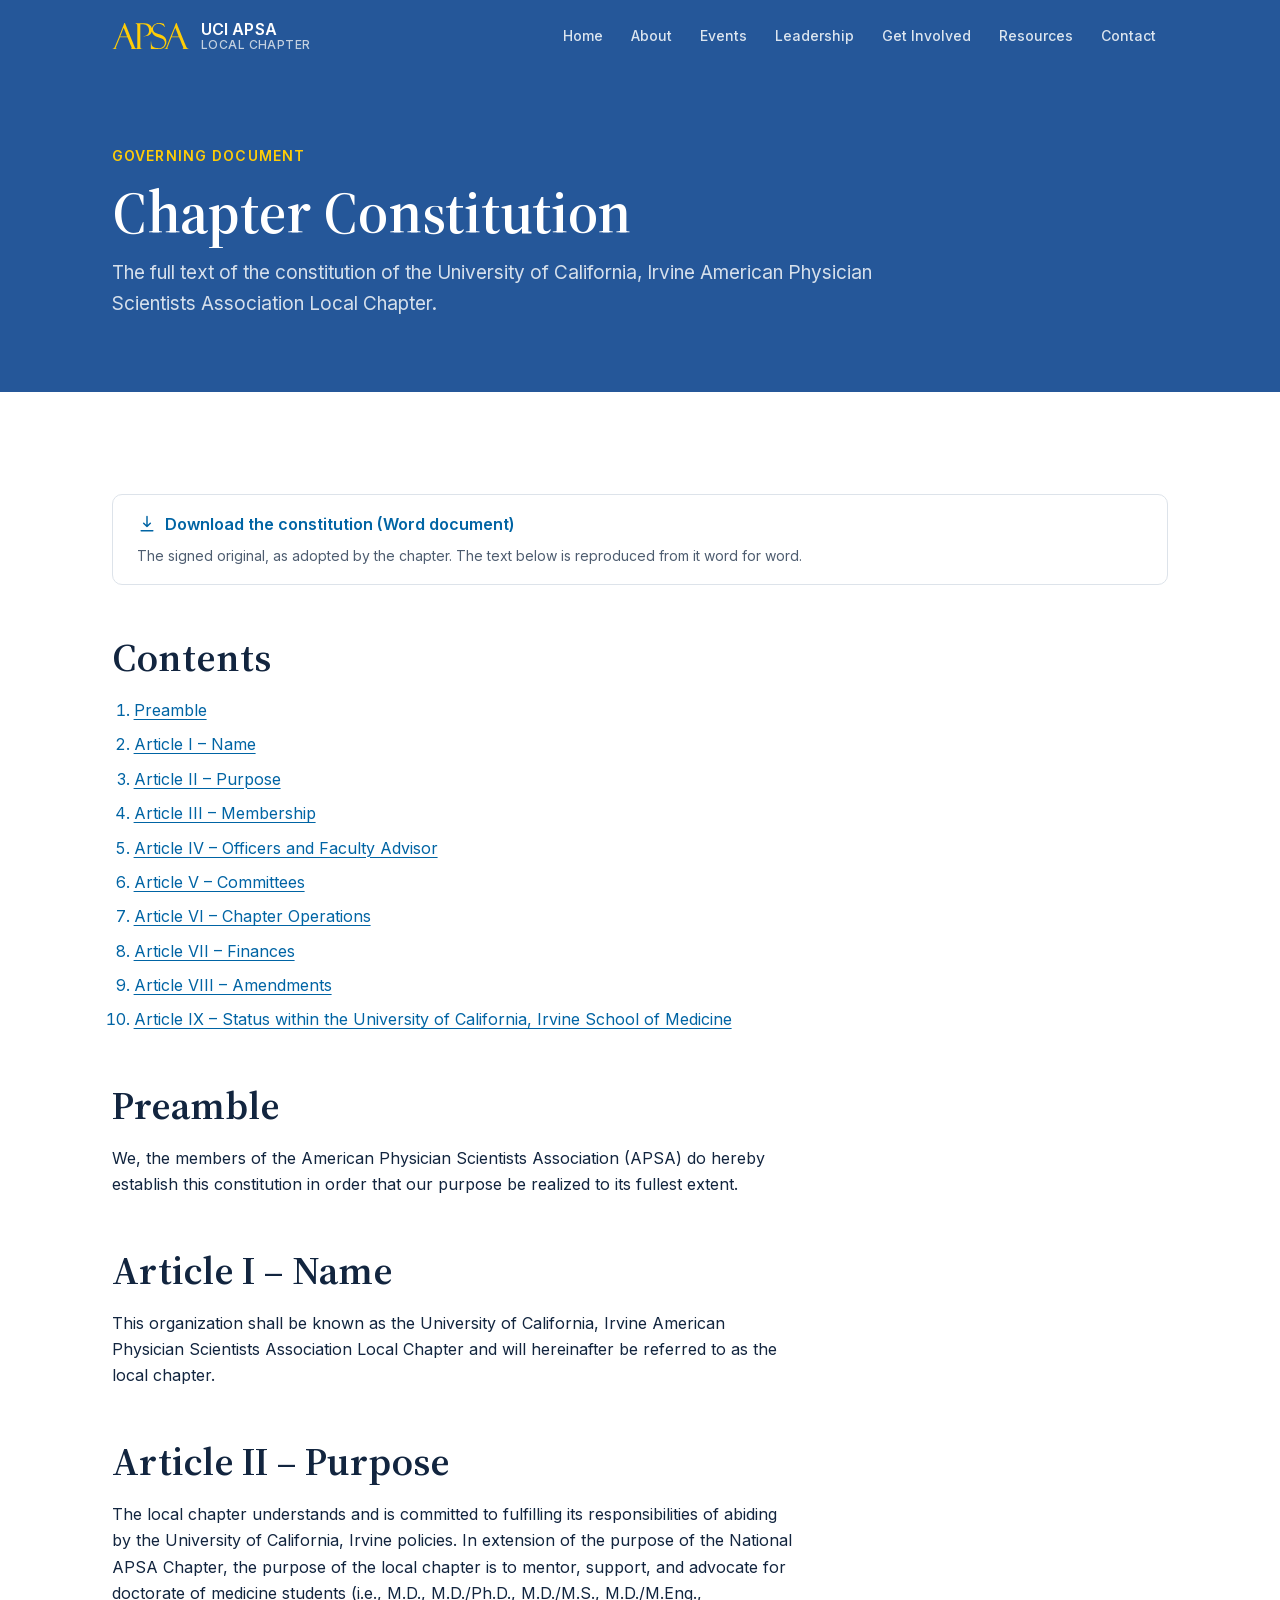
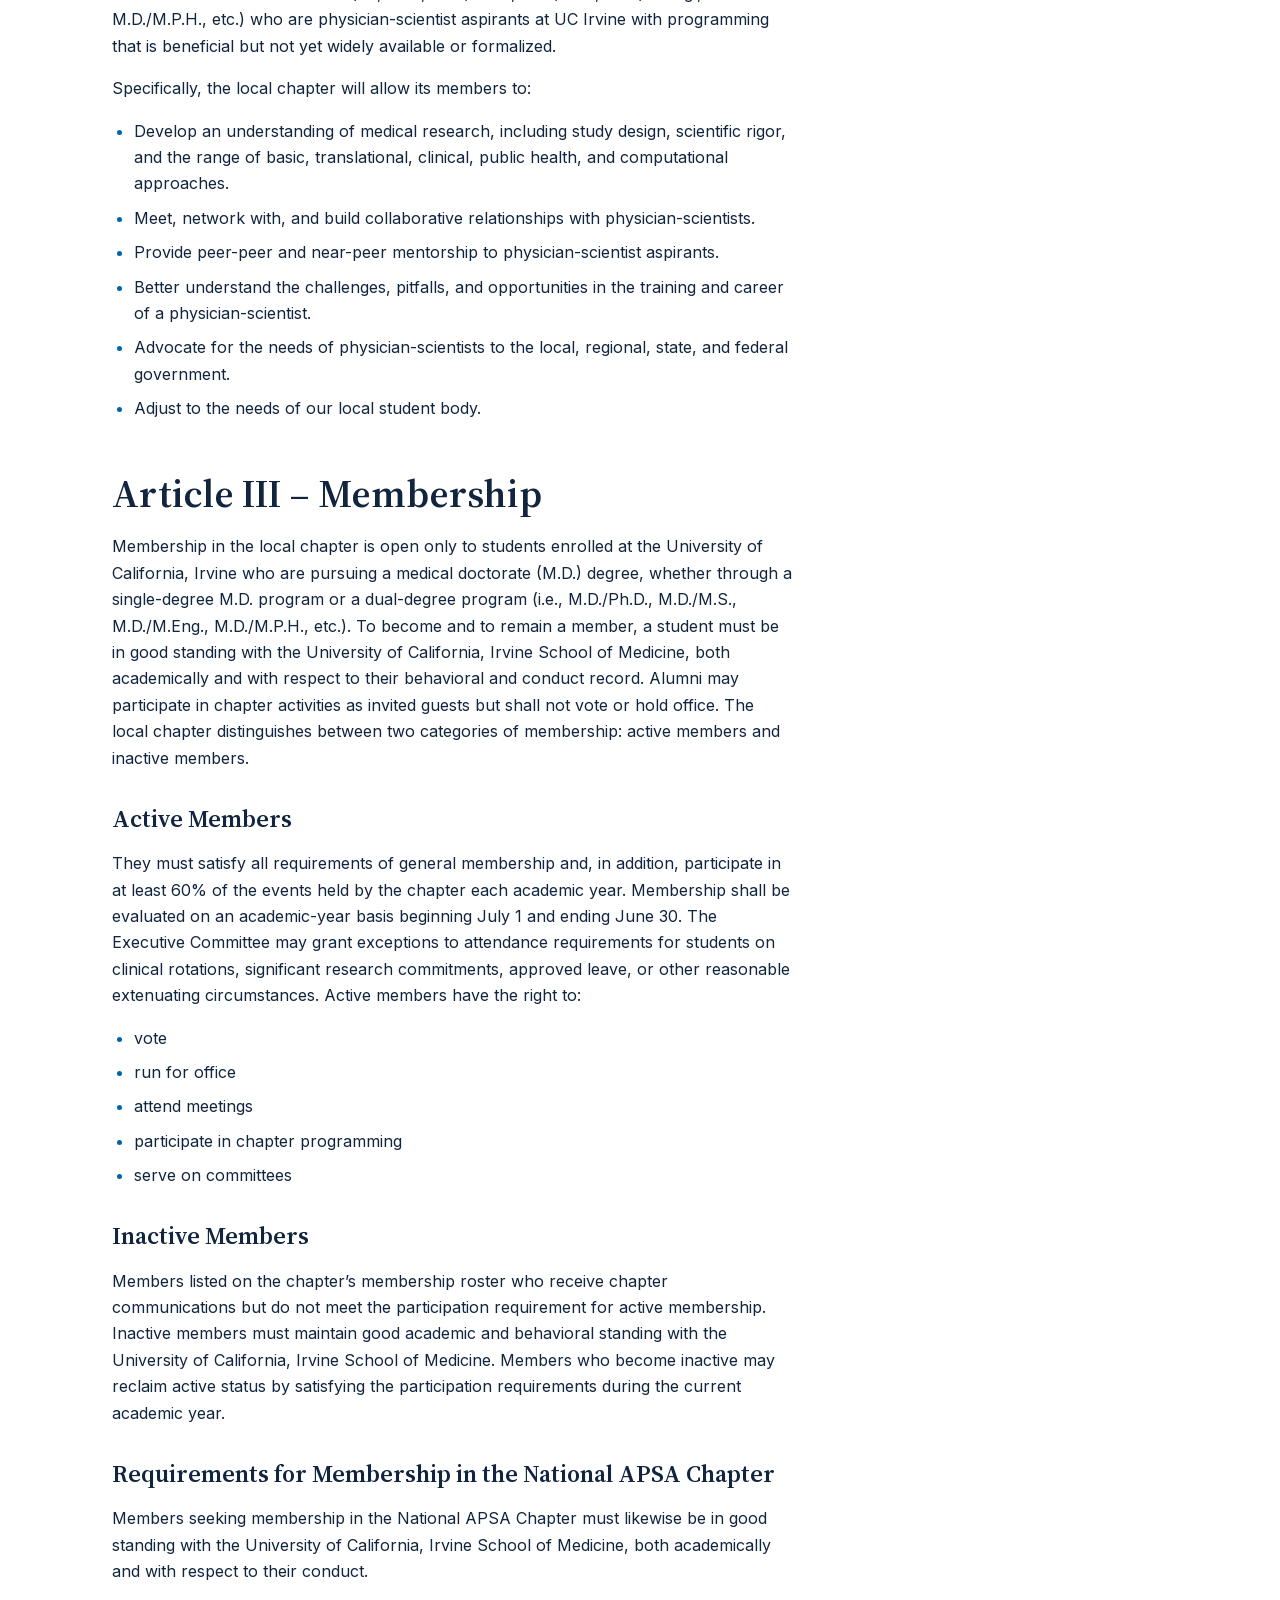
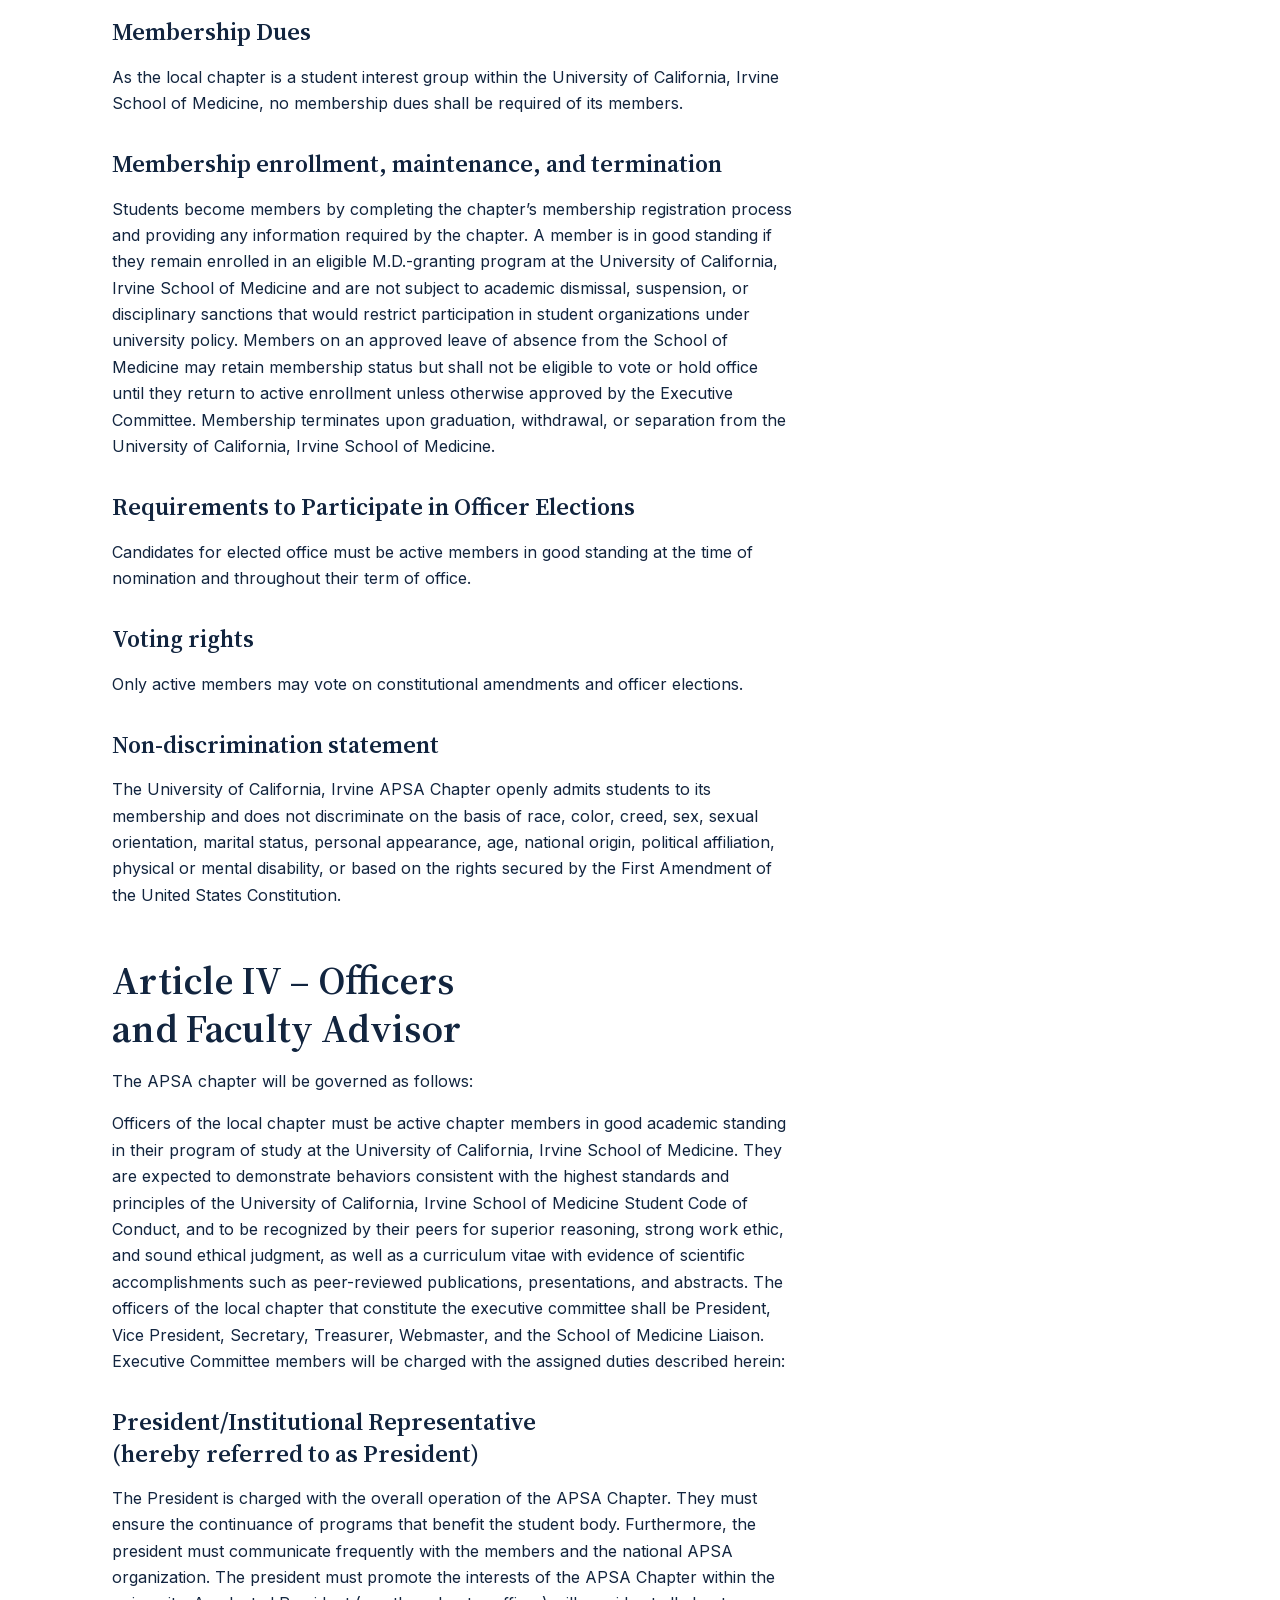
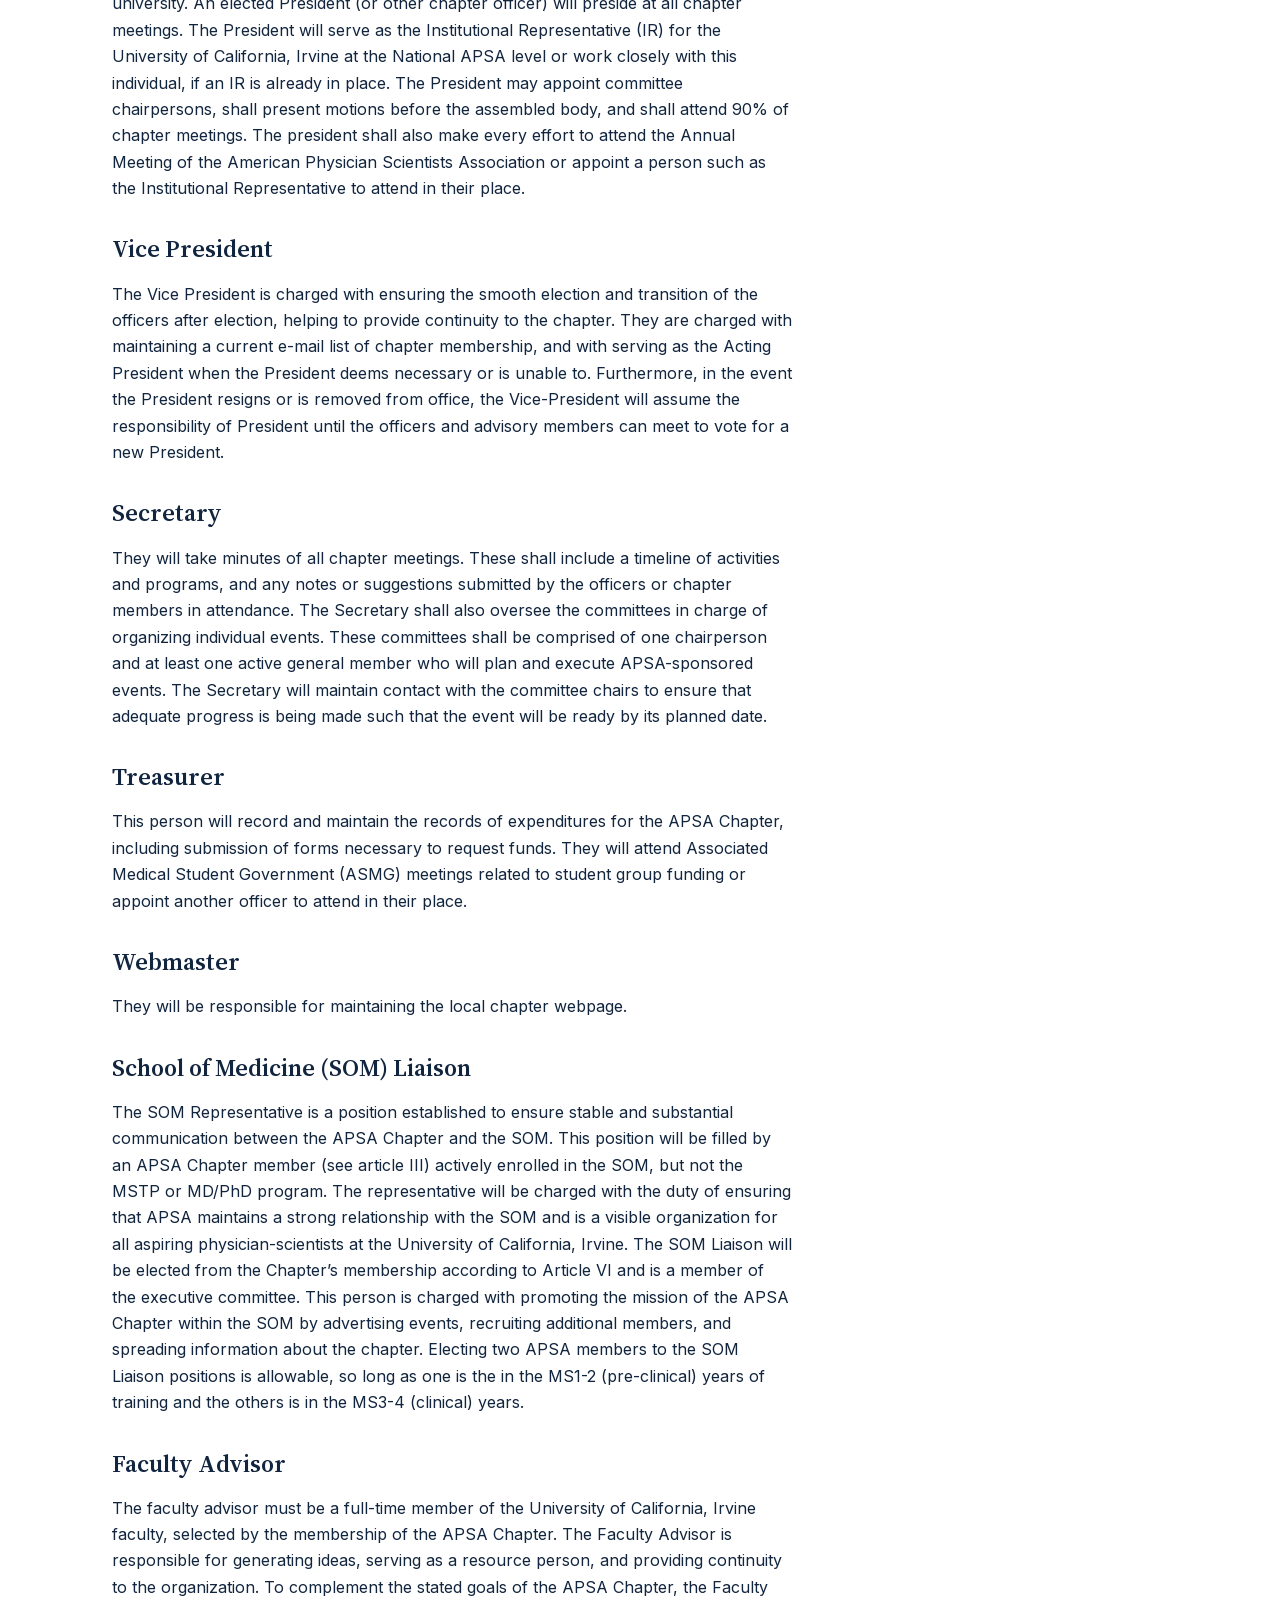
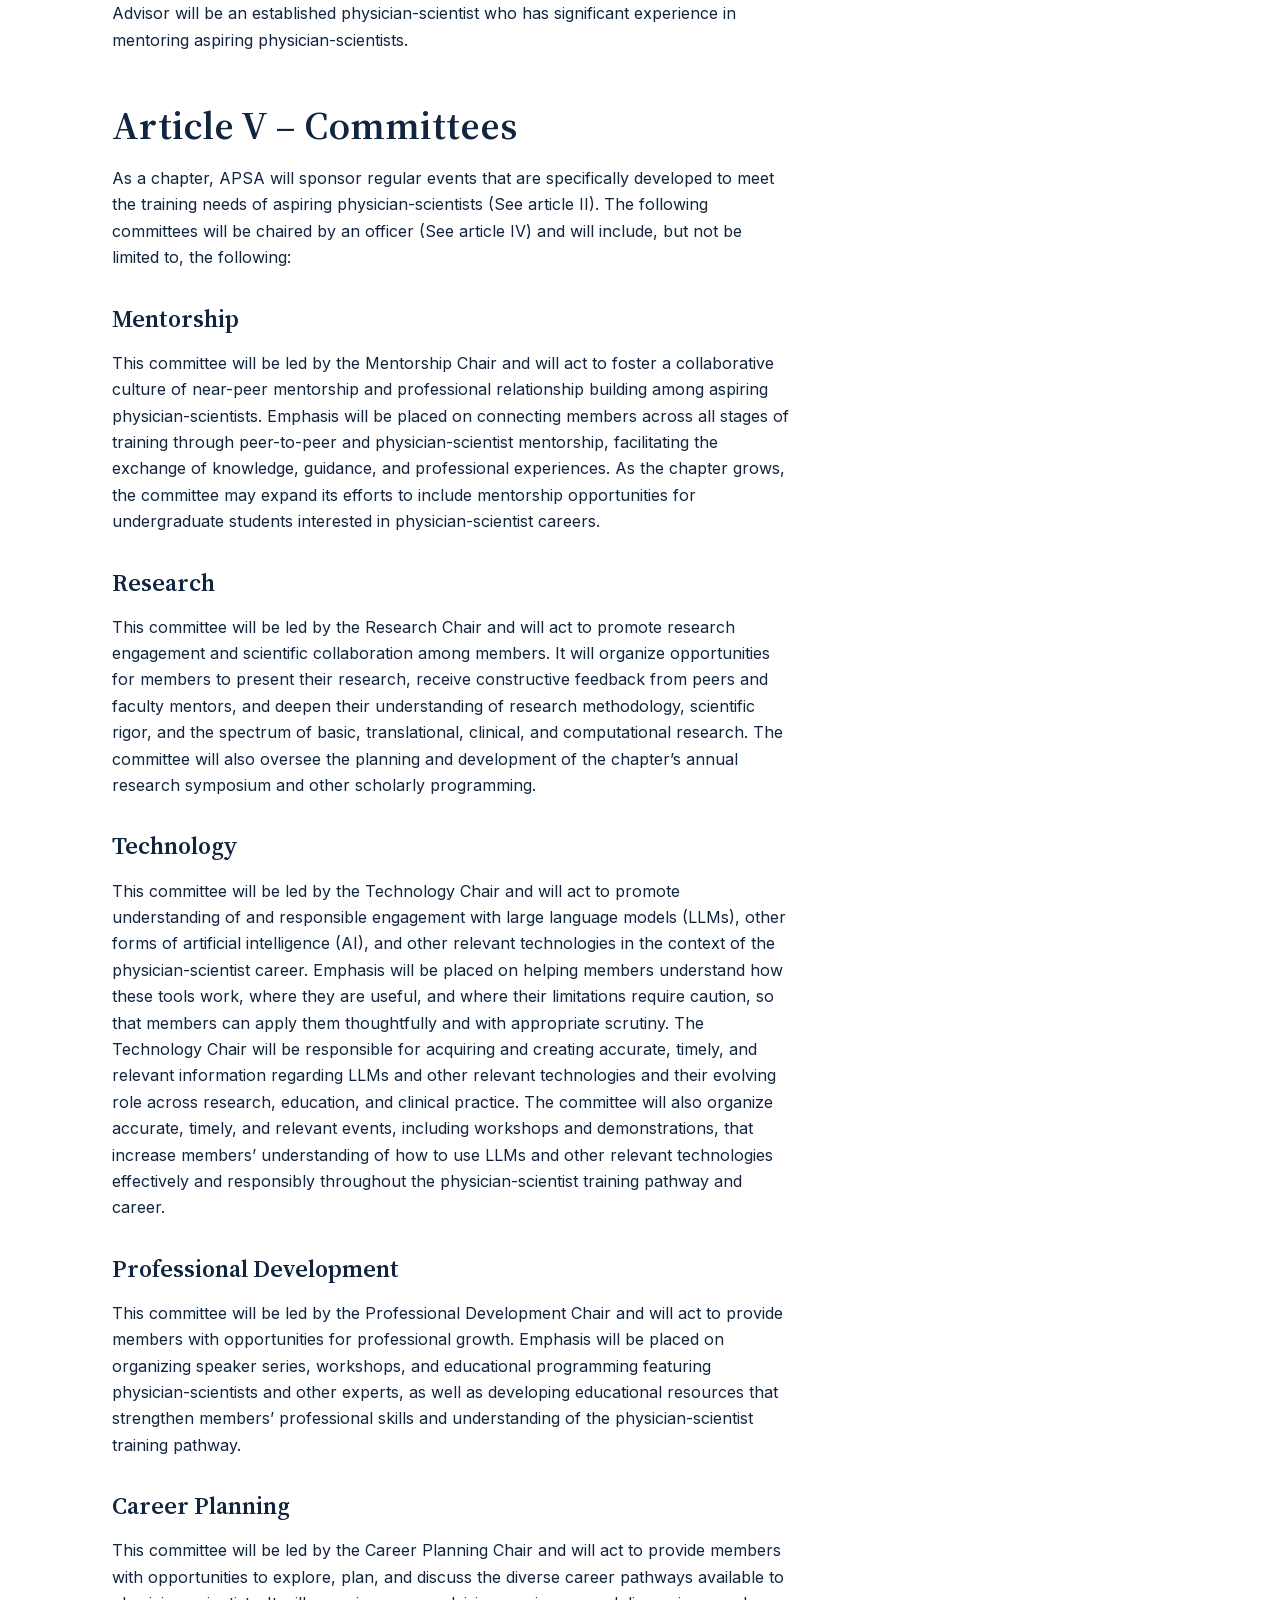
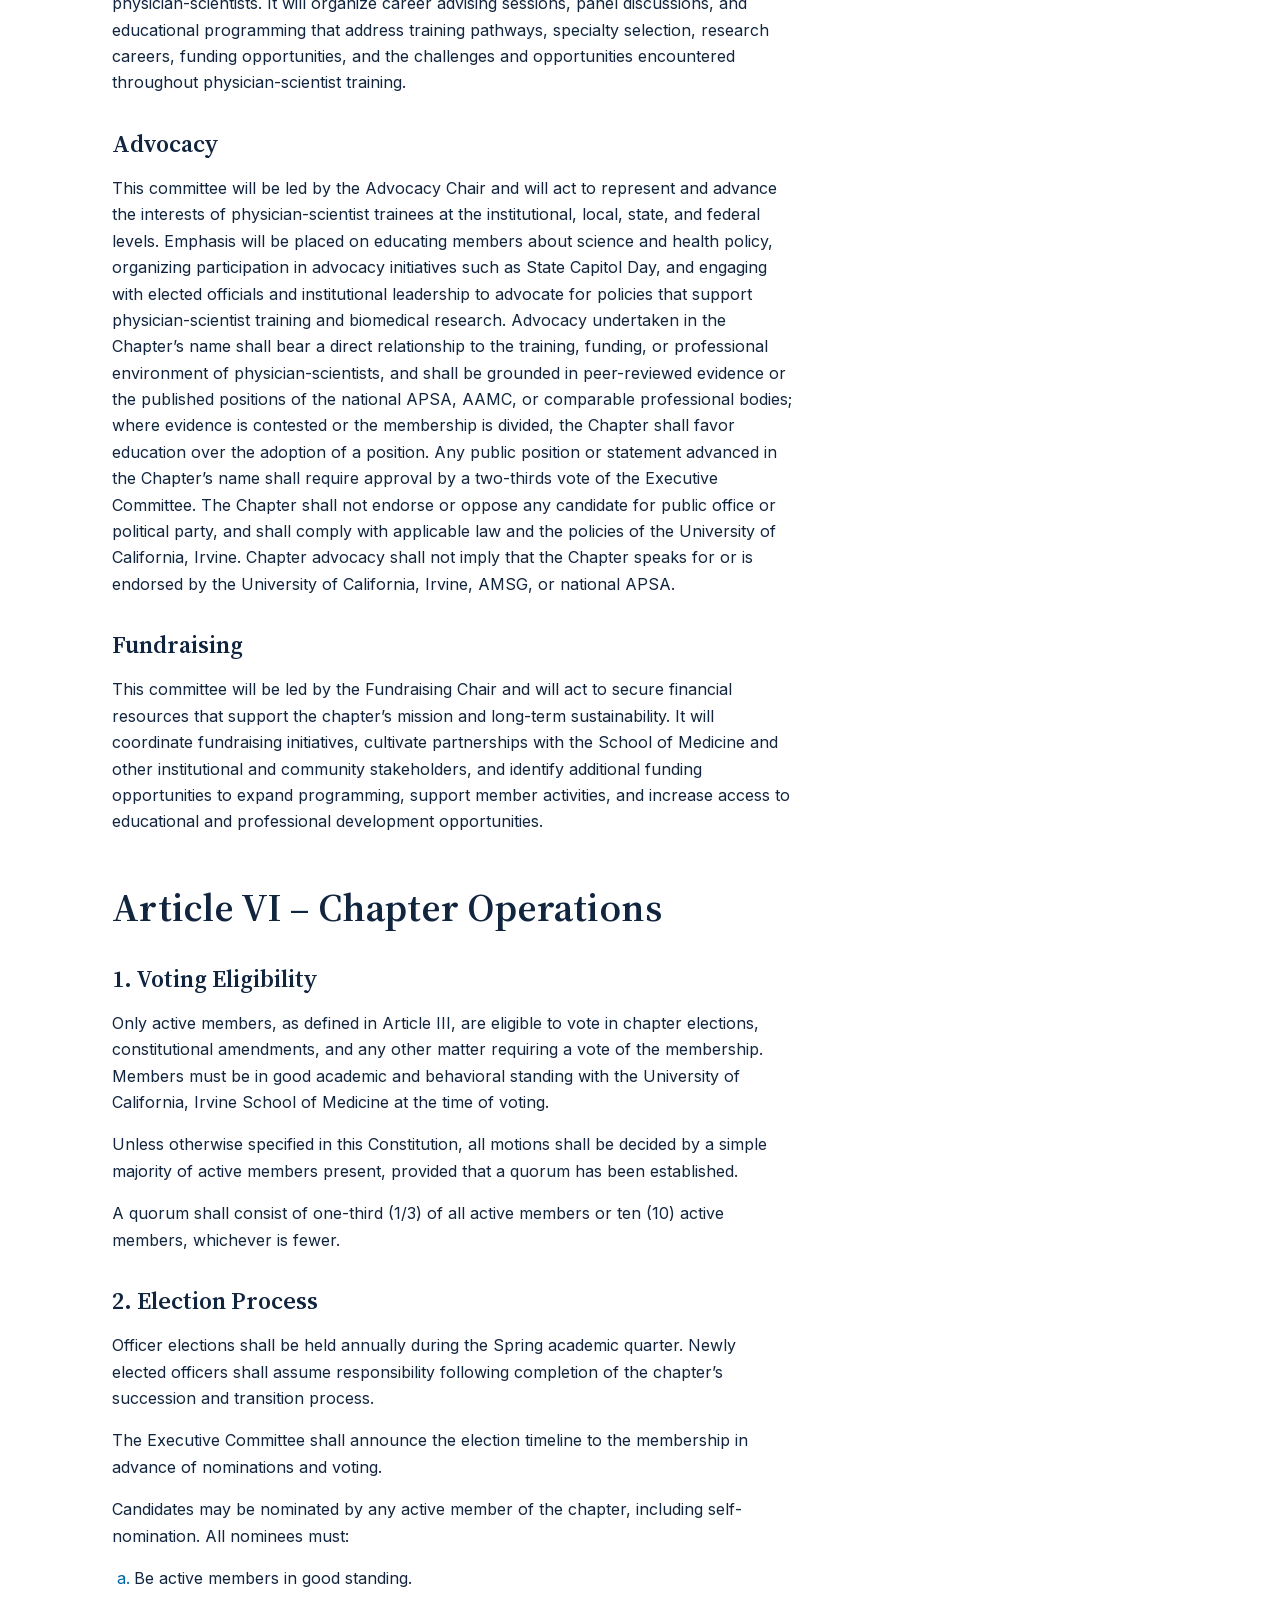
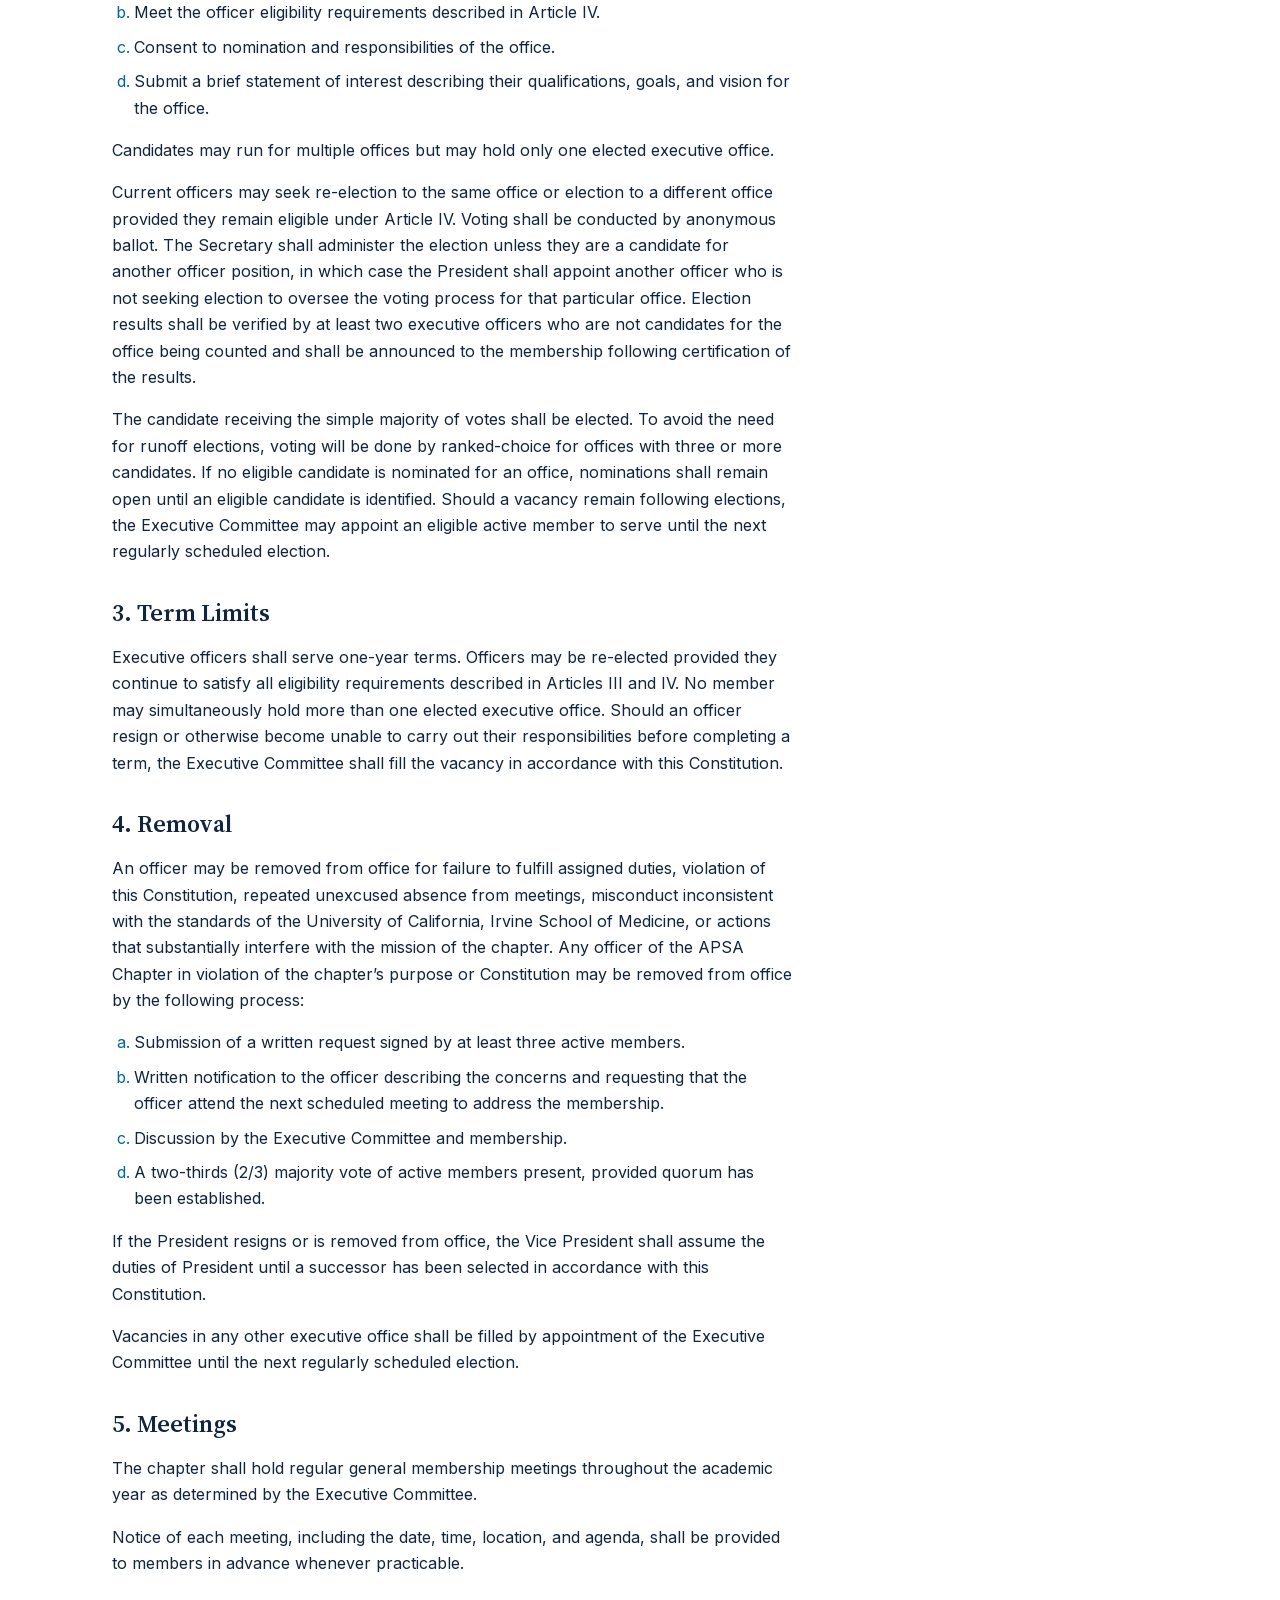
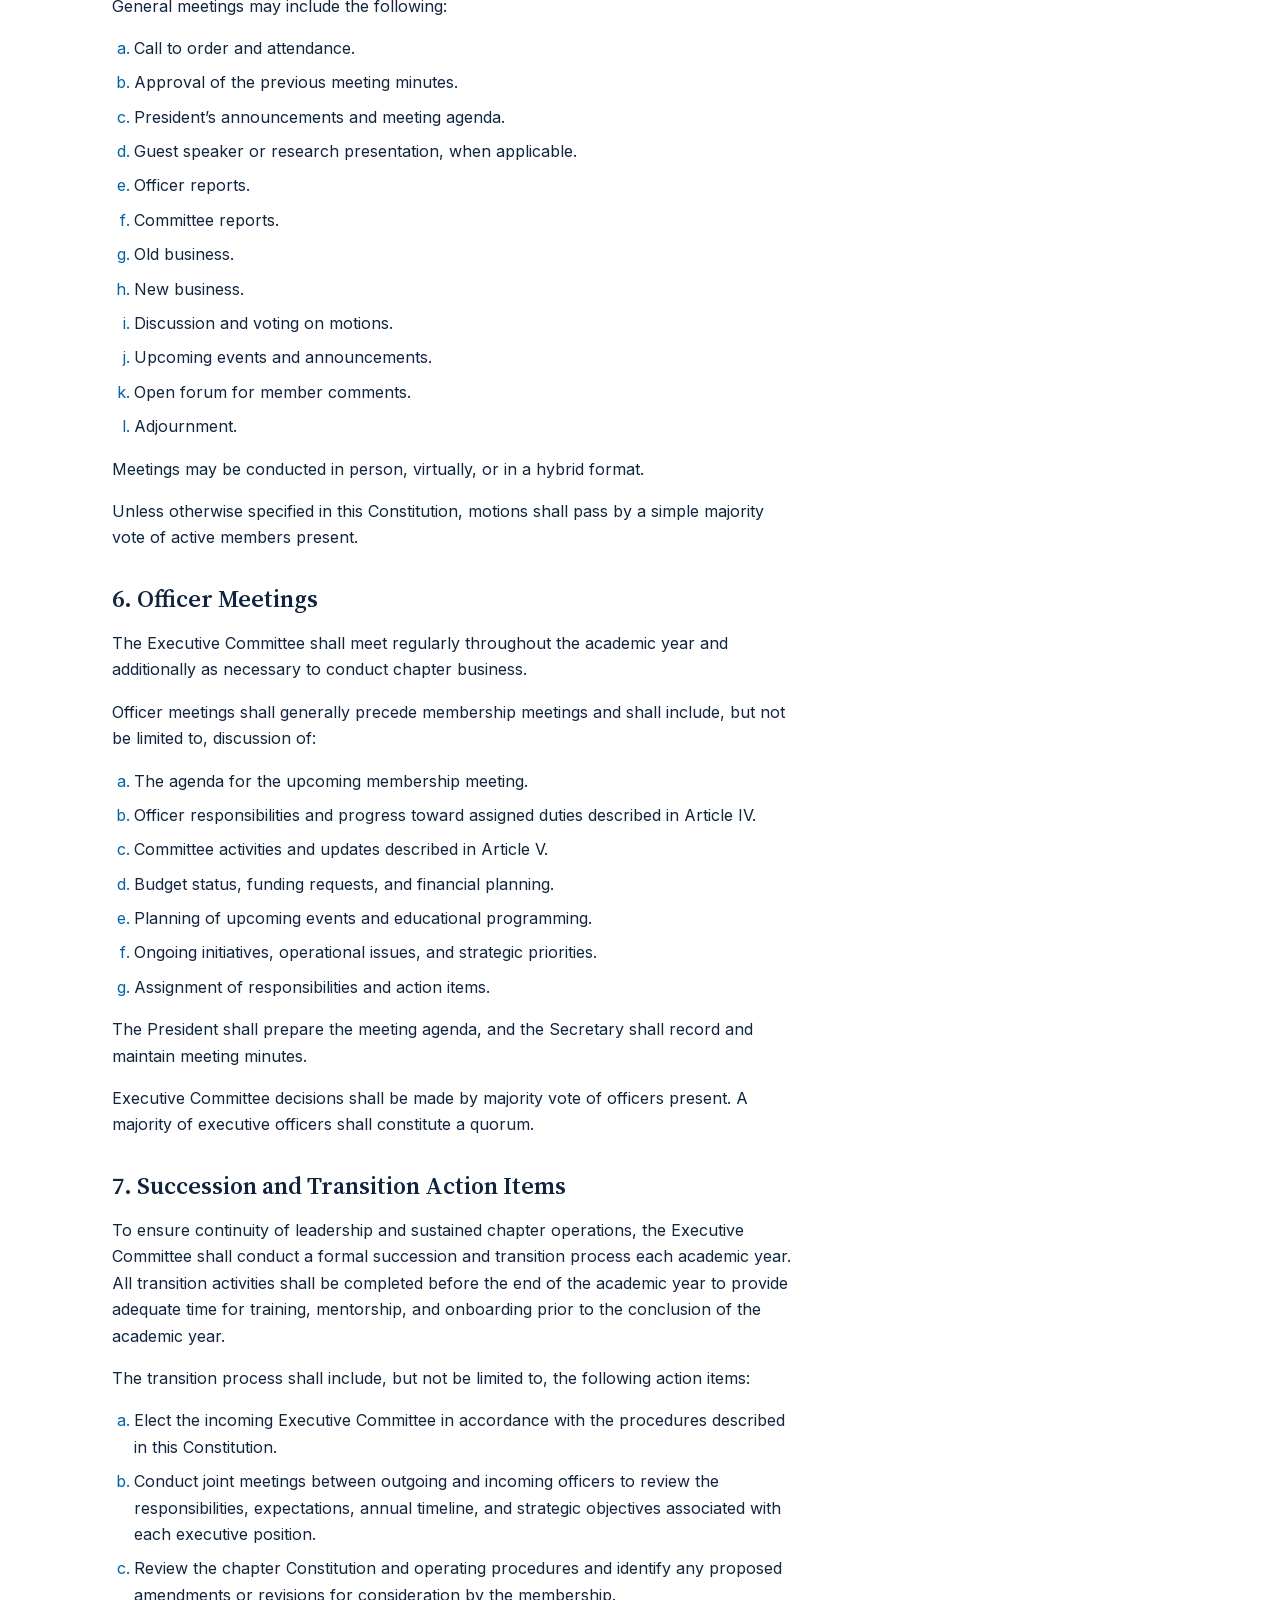
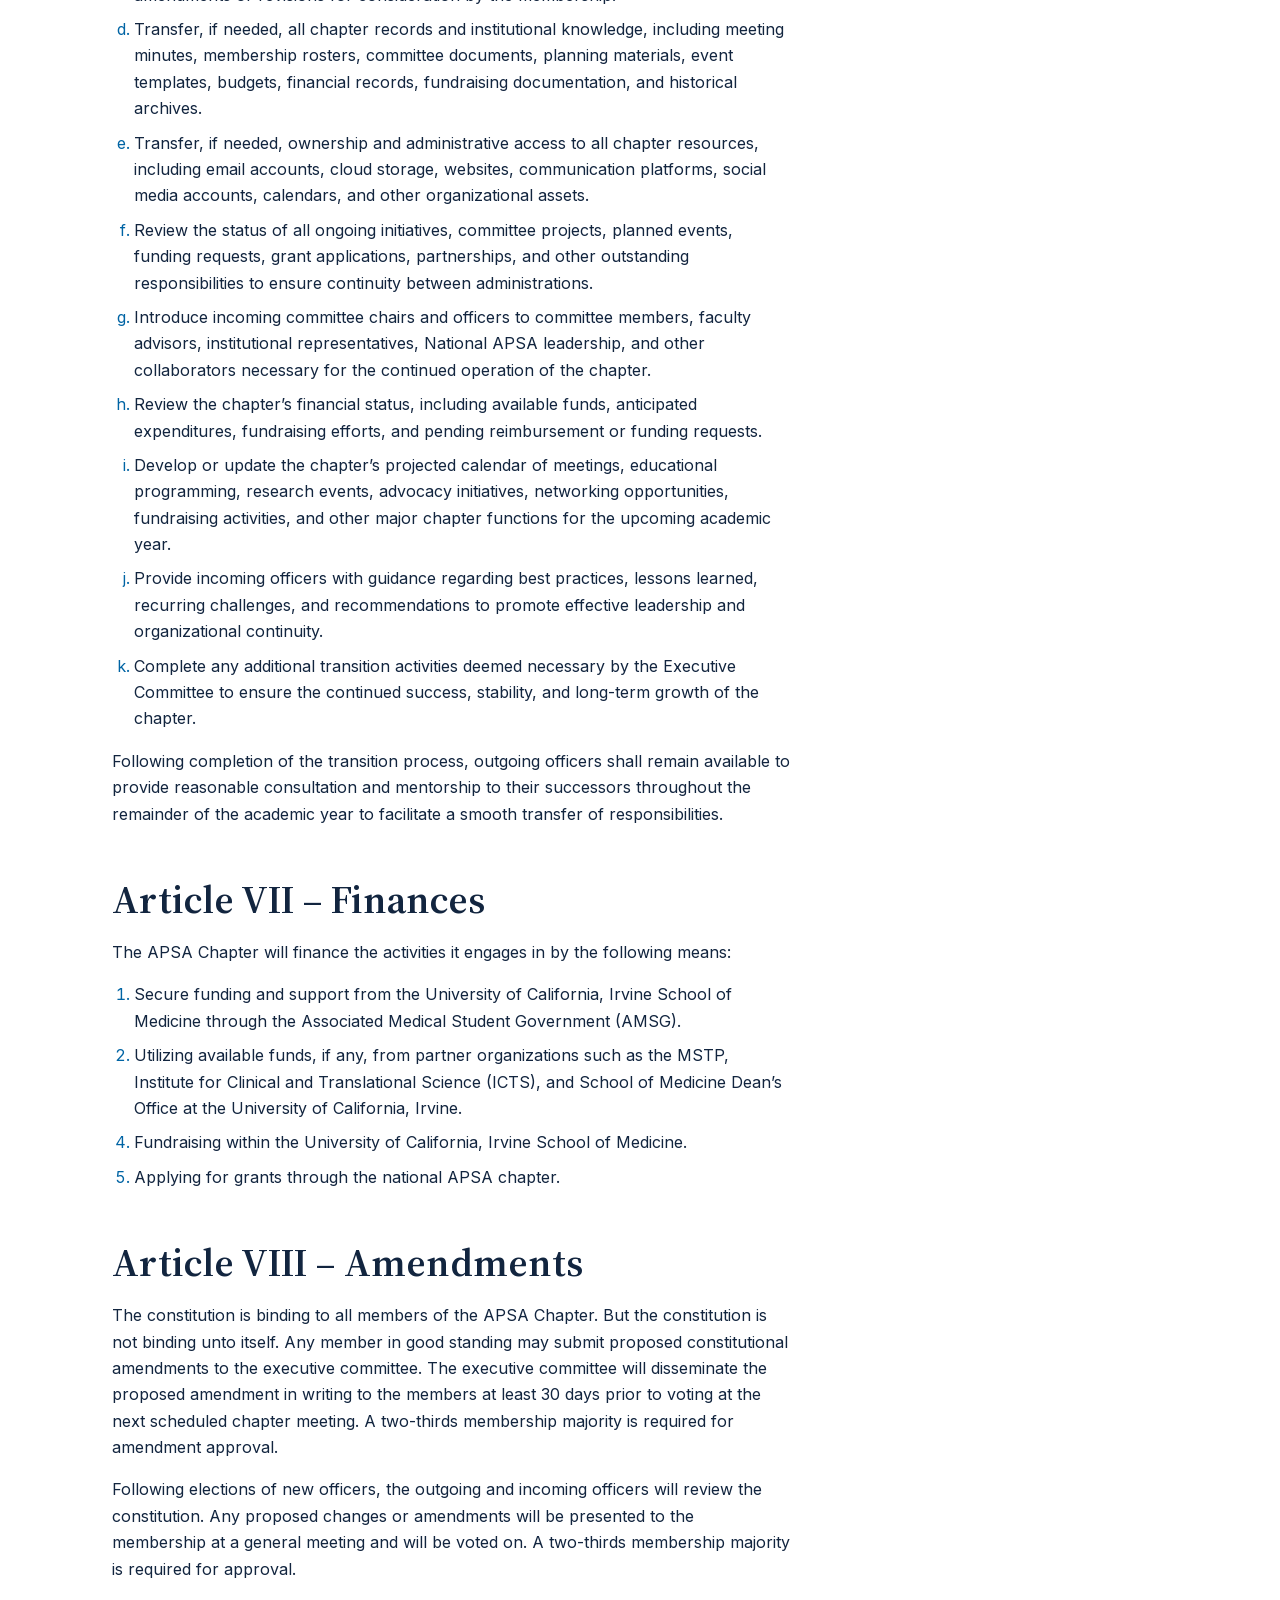
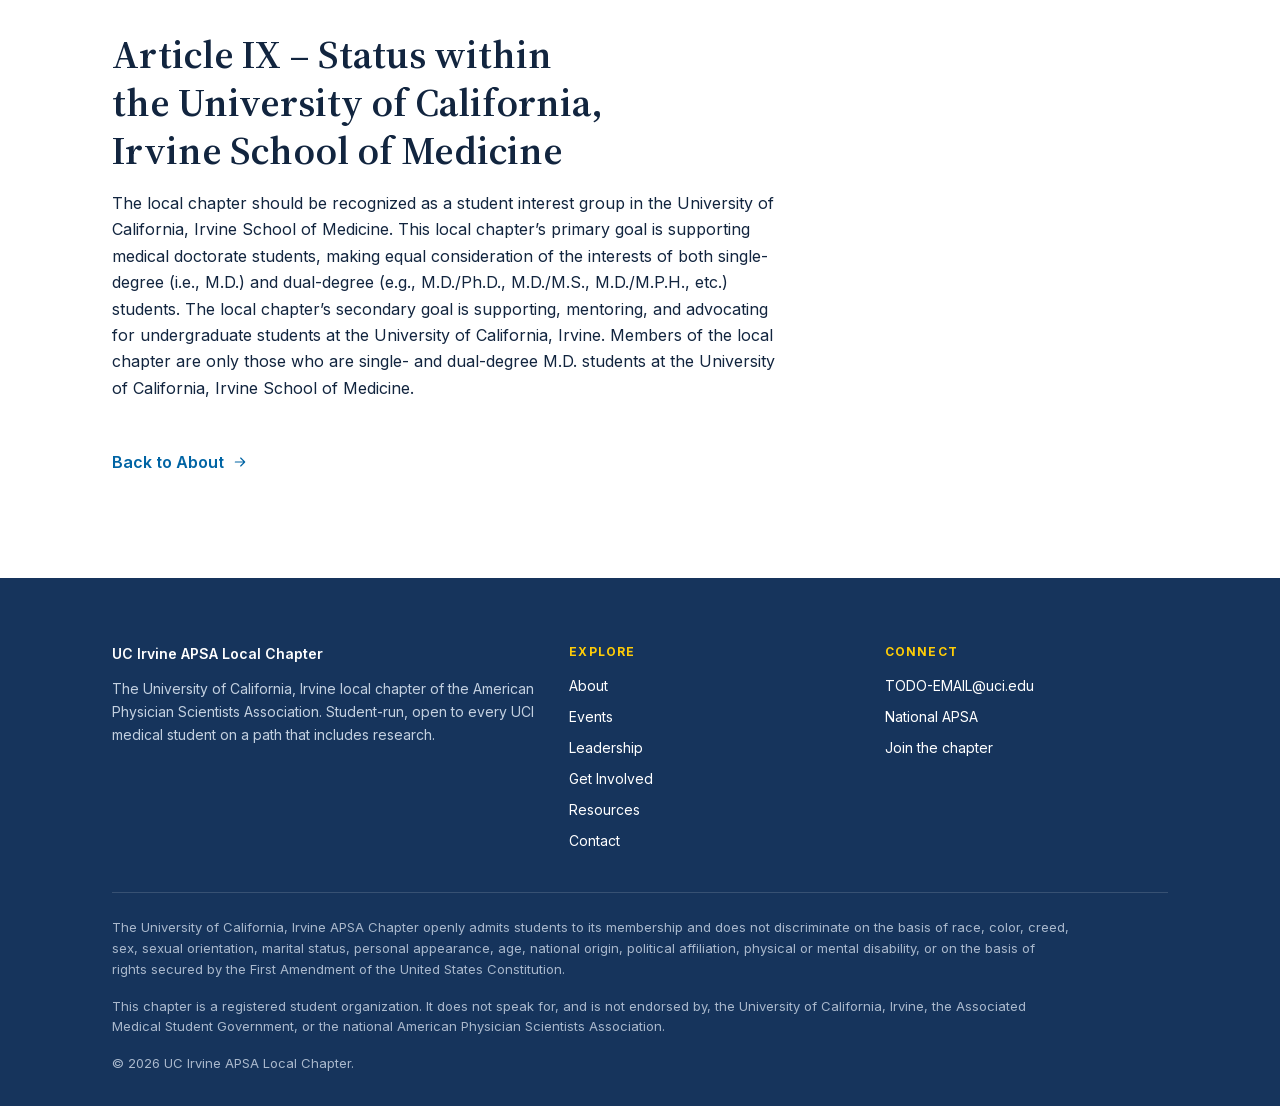
<file: constitution.html>
<!doctype html>
<html lang="en">
<head>
<meta charset="utf-8">
<meta name="viewport" content="width=device-width, initial-scale=1">
<title>Chapter Constitution | UC Irvine APSA Local Chapter</title>
<meta name="description" content="The full text of the University of California, Irvine American Physician Scientists Association Local Chapter Constitution.">
<!-- Tells the stylesheet that JavaScript is available, so the mobile menu
     can collapse. Without this the navigation simply stays visible. -->
<script>document.documentElement.className += " js";</script>
<link rel="icon" href="assets/img/favicon.svg" type="image/svg+xml">
<link rel="preload" href="assets/fonts/inter-var-latin.woff2" as="font" type="font/woff2" crossorigin>
<link rel="preload" href="assets/fonts/source-serif-4-600-latin.woff2" as="font" type="font/woff2" crossorigin>
<link rel="stylesheet" href="assets/css/styles.css">
<script defer src="assets/js/main.js"></script>
</head>
<body>

<a class="skip-link" href="#main">Skip to main content</a>

<!-- ============================ HEADER ============================
     This block is repeated at the top of every page. If you change it
     here, change it in all the other .html files too.

     Note: this page has no entry of its own in the navigation, so no
     link is marked aria-current. It is reached from the About page.
     ================================================================ -->
<header class="site-header">
  <div class="container site-header__inner">
    <a class="brand" href="index.html">
      <img class="brand__mark" src="assets/img/logo.svg" alt="" width="77" height="26">
      <span class="brand__text">
        <span class="brand__name">UCI APSA</span>
        <span class="brand__sub">Local Chapter</span>
      </span>
    </a>

    <button class="nav-toggle" type="button" aria-expanded="false" aria-controls="site-nav">
      <svg class="icon nav-toggle__icon-open" viewBox="0 0 24 24" fill="none" stroke="currentColor" stroke-width="1.75" stroke-linecap="round" aria-hidden="true" focusable="false"><path d="M4 7h16M4 12h16M4 17h16"/></svg>
      <svg class="icon nav-toggle__icon-close" viewBox="0 0 24 24" fill="none" stroke="currentColor" stroke-width="1.75" stroke-linecap="round" aria-hidden="true" focusable="false"><path d="m6 6 12 12M18 6 6 18"/></svg>
      Menu
    </button>

    <nav class="site-nav" id="site-nav" aria-label="Main">
      <ul class="site-nav__list">
        <li><a class="site-nav__link" href="index.html">Home</a></li>
        <li><a class="site-nav__link" href="about.html">About</a></li>
        <li><a class="site-nav__link" href="events.html">Events</a></li>
        <li><a class="site-nav__link" href="leadership.html">Leadership</a></li>
        <li><a class="site-nav__link" href="get-involved.html">Get Involved</a></li>
        <li><a class="site-nav__link" href="resources.html">Resources</a></li>
        <li><a class="site-nav__link" href="contact.html">Contact</a></li>
      </ul>
    </nav>
  </div>
</header>

<main id="main">

  <section class="page-header">
    <div class="container">
      <p class="eyebrow">Governing document</p>
      <h1>Chapter Constitution</h1>
      <p class="lede">
        The full text of the constitution of the University of California, Irvine
        American Physician Scientists Association Local Chapter.
      </p>
    </div>
  </section>

  <section class="section">
    <div class="container">

      <ul class="link-list">
        <li>
          <a class="link-card" href="assets/docs/uci-apsa-chapter-constitution.docx" download>
            <span class="link-card__title">
              <svg class="icon" viewBox="0 0 24 24" fill="none" stroke="currentColor" stroke-width="1.75" stroke-linecap="round" stroke-linejoin="round" aria-hidden="true" focusable="false"><path d="M12 3v12M8 11l4 4 4-4M5 20h14"/></svg>
              Download the constitution (Word document)
            </span>
            <span class="link-card__desc">
              The signed original, as adopted by the chapter. The text below is
              reproduced from it word for word.
            </span>
          </a>
        </li>
      </ul>

      <nav class="prose mt-7" aria-labelledby="contents-heading">
        <h2 id="contents-heading">Contents</h2>
        <ol>
          <li><a href="#preamble">Preamble</a></li>
          <li><a href="#article-i">Article I &ndash; Name</a></li>
          <li><a href="#article-ii">Article II &ndash; Purpose</a></li>
          <li><a href="#article-iii">Article III &ndash; Membership</a></li>
          <li><a href="#article-iv">Article IV &ndash; Officers and Faculty Advisor</a></li>
          <li><a href="#article-v">Article V &ndash; Committees</a></li>
          <li><a href="#article-vi">Article VI &ndash; Chapter Operations</a></li>
          <li><a href="#article-vii">Article VII &ndash; Finances</a></li>
          <li><a href="#article-viii">Article VIII &ndash; Amendments</a></li>
          <li><a href="#article-ix">Article IX &ndash; Status within the University of California, Irvine School of Medicine</a></li>
        </ol>
      </nav>

      <!-- ==================== THE CONSTITUTION ITSELF ====================
           Everything below is the text of the chapter constitution, copied
           from the Word document in assets/docs/. Do not reword any of it
           here. If the membership amends the constitution, amend the Word
           document first, replace the file in assets/docs/, and then update
           this page to match it exactly.
           ================================================================ -->
      <article class="prose mt-7">

        <h2 id="preamble">Preamble</h2>
        <p>
          We, the members of the American Physician Scientists Association (APSA) do
          hereby establish this constitution in order that our purpose be realized to
          its fullest extent.
        </p>

        <h2 id="article-i">Article I &ndash; Name</h2>
        <p>
          This organization shall be known as the University of California, Irvine
          American Physician Scientists Association Local Chapter and will hereinafter
          be referred to as the local chapter.
        </p>

        <h2 id="article-ii">Article II &ndash; Purpose</h2>
        <p>
          The local chapter understands and is committed to fulfilling its
          responsibilities of abiding by the University of California, Irvine policies.
          In extension of the purpose of the National APSA Chapter, the purpose of the
          local chapter is to mentor, support, and advocate for doctorate of medicine
          students (i.e., M.D., M.D./Ph.D., M.D./M.S., M.D./M.Eng., M.D./M.P.H., etc.)
          who are physician-scientist aspirants at UC Irvine with programming that is
          beneficial but not yet widely available or formalized.
        </p>
        <p>Specifically, the local chapter will allow its members to:</p>
        <ul>
          <li>Develop an understanding of medical research, including study design,
              scientific rigor, and the range of basic, translational, clinical,
              public health, and computational approaches.</li>
          <li>Meet, network with, and build collaborative relationships with
              physician-scientists.</li>
          <li>Provide peer-peer and near-peer mentorship to physician-scientist
              aspirants.</li>
          <li>Better understand the challenges, pitfalls, and opportunities in the
              training and career of a physician-scientist.</li>
          <li>Advocate for the needs of physician-scientists to the local, regional,
              state, and federal government.</li>
          <li>Adjust to the needs of our local student body.</li>
        </ul>

        <h2 id="article-iii">Article III &ndash; Membership</h2>
        <p>
          Membership in the local chapter is open only to students enrolled at the
          University of California, Irvine who are pursuing a medical doctorate (M.D.)
          degree, whether through a single-degree M.D. program or a dual-degree program
          (i.e., M.D./Ph.D., M.D./M.S., M.D./M.Eng., M.D./M.P.H., etc.). To become and
          to remain a member, a student must be in good standing with the University of
          California, Irvine School of Medicine, both academically and with respect to
          their behavioral and conduct record. Alumni may participate in chapter
          activities as invited guests but shall not vote or hold office. The local
          chapter distinguishes between two categories of membership: active members
          and inactive members.
        </p>

        <h3>Active Members</h3>
        <p>
          They must satisfy all requirements of general membership and, in addition,
          participate in at least 60% of the events held by the chapter each academic
          year. Membership shall be evaluated on an academic-year basis beginning
          July 1 and ending June 30. The Executive Committee may grant exceptions to
          attendance requirements for students on clinical rotations, significant
          research commitments, approved leave, or other reasonable extenuating
          circumstances. Active members have the right to:
        </p>
        <ul>
          <li>vote</li>
          <li>run for office</li>
          <li>attend meetings</li>
          <li>participate in chapter programming</li>
          <li>serve on committees</li>
        </ul>

        <h3>Inactive Members</h3>
        <p>
          Members listed on the chapter&rsquo;s membership roster who receive chapter
          communications but do not meet the participation requirement for active
          membership. Inactive members must maintain good academic and behavioral
          standing with the University of California, Irvine School of Medicine.
          Members who become inactive may reclaim active status by satisfying the
          participation requirements during the current academic year.
        </p>

        <h3>Requirements for Membership in the National APSA Chapter</h3>
        <p>
          Members seeking membership in the National APSA Chapter must likewise be in
          good standing with the University of California, Irvine School of Medicine,
          both academically and with respect to their conduct.
        </p>

        <h3>Membership Dues</h3>
        <p>
          As the local chapter is a student interest group within the University of
          California, Irvine School of Medicine, no membership dues shall be required
          of its members.
        </p>

        <h3>Membership enrollment, maintenance, and termination</h3>
        <p>
          Students become members by completing the chapter&rsquo;s membership
          registration process and providing any information required by the chapter. A
          member is in good standing if they remain enrolled in an eligible
          M.D.-granting program at the University of California, Irvine School of
          Medicine and are not subject to academic dismissal, suspension, or
          disciplinary sanctions that would restrict participation in student
          organizations under university policy. Members on an approved leave of
          absence from the School of Medicine may retain membership status but shall
          not be eligible to vote or hold office until they return to active enrollment
          unless otherwise approved by the Executive Committee. Membership terminates
          upon graduation, withdrawal, or separation from the University of California,
          Irvine School of Medicine.
        </p>

        <h3>Requirements to Participate in Officer Elections</h3>
        <p>
          Candidates for elected office must be active members in good standing at the
          time of nomination and throughout their term of office.
        </p>

        <h3>Voting rights</h3>
        <p>
          Only active members may vote on constitutional amendments and officer
          elections.
        </p>

        <h3>Non-discrimination statement</h3>
        <p>
          The University of California, Irvine APSA Chapter openly admits students to
          its membership and does not discriminate on the basis of race, color, creed,
          sex, sexual orientation, marital status, personal appearance, age, national
          origin, political affiliation, physical or mental disability, or based on the
          rights secured by the First Amendment of the United States Constitution.
        </p>

        <h2 id="article-iv">Article IV &ndash; Officers and Faculty Advisor</h2>
        <p>The APSA chapter will be governed as follows:</p>
        <p>
          Officers of the local chapter must be active chapter members in good academic
          standing in their program of study at the University of California, Irvine
          School of Medicine. They are expected to demonstrate behaviors consistent
          with the highest standards and principles of the University of California,
          Irvine School of Medicine Student Code of Conduct, and to be recognized by
          their peers for superior reasoning, strong work ethic, and sound ethical
          judgment, as well as a curriculum vitae with evidence of scientific
          accomplishments such as peer-reviewed publications, presentations, and
          abstracts. The officers of the local chapter that constitute the executive
          committee shall be President, Vice President, Secretary, Treasurer,
          Webmaster, and the School of Medicine Liaison. Executive Committee members
          will be charged with the assigned duties described herein:
        </p>

        <h3>President/Institutional Representative (hereby referred to as President)</h3>
        <p>
          The President is charged with the overall operation of the APSA Chapter. They
          must ensure the continuance of programs that benefit the student body.
          Furthermore, the president must communicate frequently with the members and
          the national APSA organization. The president must promote the interests of
          the APSA Chapter within the university. An elected President (or other
          chapter officer) will preside at all chapter meetings. The President will
          serve as the Institutional Representative (IR) for the University of
          California, Irvine at the National APSA level or work closely with this
          individual, if an IR is already in place. The President may appoint committee
          chairpersons, shall present motions before the assembled body, and shall
          attend 90% of chapter meetings. The president shall also make every effort to
          attend the Annual Meeting of the American Physician Scientists Association or
          appoint a person such as the Institutional Representative to attend in their
          place.
        </p>

        <h3>Vice President</h3>
        <p>
          The Vice President is charged with ensuring the smooth election and
          transition of the officers after election, helping to provide continuity to
          the chapter. They are charged with maintaining a current e-mail list of
          chapter membership, and with serving as the Acting President when the
          President deems necessary or is unable to. Furthermore, in the event the
          President resigns or is removed from office, the Vice-President will assume
          the responsibility of President until the officers and advisory members can
          meet to vote for a new President.
        </p>

        <h3>Secretary</h3>
        <p>
          They will take minutes of all chapter meetings. These shall include a
          timeline of activities and programs, and any notes or suggestions submitted
          by the officers or chapter members in attendance. The Secretary shall also
          oversee the committees in charge of organizing individual events. These
          committees shall be comprised of one chairperson and at least one active
          general member who will plan and execute APSA-sponsored events. The Secretary
          will maintain contact with the committee chairs to ensure that adequate
          progress is being made such that the event will be ready by its planned date.
        </p>

        <h3>Treasurer</h3>
        <p>
          This person will record and maintain the records of expenditures for the APSA
          Chapter, including submission of forms necessary to request funds. They will
          attend Associated Medical Student Government (ASMG) meetings related to
          student group funding or appoint another officer to attend in their place.
        </p>

        <h3>Webmaster</h3>
        <p>They will be responsible for maintaining the local chapter webpage.</p>

        <h3>School of Medicine (SOM) Liaison</h3>
        <p>
          The SOM Representative is a position established to ensure stable and
          substantial communication between the APSA Chapter and the SOM. This position
          will be filled by an APSA Chapter member (see article III) actively enrolled
          in the SOM, but not the MSTP or MD/PhD program. The representative will be
          charged with the duty of ensuring that APSA maintains a strong relationship
          with the SOM and is a visible organization for all aspiring
          physician-scientists at the University of California, Irvine. The SOM Liaison
          will be elected from the Chapter&rsquo;s membership according to Article VI
          and is a member of the executive committee. This person is charged with
          promoting the mission of the APSA Chapter within the SOM by advertising
          events, recruiting additional members, and spreading information about the
          chapter. Electing two APSA members to the SOM Liaison positions is allowable,
          so long as one is the in the MS1-2 (pre-clinical) years of training and the
          others is in the MS3-4 (clinical) years.
        </p>

        <h3>Faculty Advisor</h3>
        <p>
          The faculty advisor must be a full-time member of the University of
          California, Irvine faculty, selected by the membership of the APSA Chapter.
          The Faculty Advisor is responsible for generating ideas, serving as a
          resource person, and providing continuity to the organization. To complement
          the stated goals of the APSA Chapter, the Faculty Advisor will be an
          established physician-scientist who has significant experience in mentoring
          aspiring physician-scientists.
        </p>

        <h2 id="article-v">Article V &ndash; Committees</h2>
        <p>
          As a chapter, APSA will sponsor regular events that are specifically
          developed to meet the training needs of aspiring physician-scientists (See
          article II). The following committees will be chaired by an officer (See
          article IV) and will include, but not be limited to, the following:
        </p>

        <h3>Mentorship</h3>
        <p>
          This committee will be led by the Mentorship Chair and will act to foster a
          collaborative culture of near-peer mentorship and professional relationship
          building among aspiring physician-scientists. Emphasis will be placed on
          connecting members across all stages of training through peer-to-peer and
          physician-scientist mentorship, facilitating the exchange of knowledge,
          guidance, and professional experiences. As the chapter grows, the committee
          may expand its efforts to include mentorship opportunities for undergraduate
          students interested in physician-scientist careers.
        </p>

        <h3>Research</h3>
        <p>
          This committee will be led by the Research Chair and will act to promote
          research engagement and scientific collaboration among members. It will
          organize opportunities for members to present their research, receive
          constructive feedback from peers and faculty mentors, and deepen their
          understanding of research methodology, scientific rigor, and the spectrum of
          basic, translational, clinical, and computational research. The committee
          will also oversee the planning and development of the chapter&rsquo;s annual
          research symposium and other scholarly programming.
        </p>

        <h3>Technology</h3>
        <p>
          This committee will be led by the Technology Chair and will act to promote
          understanding of and responsible engagement with large language models
          (LLMs), other forms of artificial intelligence (AI), and other relevant
          technologies in the context of the physician-scientist career. Emphasis will
          be placed on helping members understand how these tools work, where they are
          useful, and where their limitations require caution, so that members can
          apply them thoughtfully and with appropriate scrutiny. The Technology Chair
          will be responsible for acquiring and creating accurate, timely, and relevant
          information regarding LLMs and other relevant technologies and their evolving
          role across research, education, and clinical practice. The committee will
          also organize accurate, timely, and relevant events, including workshops and
          demonstrations, that increase members&rsquo; understanding of how to use LLMs
          and other relevant technologies effectively and responsibly throughout the
          physician-scientist training pathway and career.
        </p>

        <h3>Professional Development</h3>
        <p>
          This committee will be led by the Professional Development Chair and will act
          to provide members with opportunities for professional growth. Emphasis will
          be placed on organizing speaker series, workshops, and educational
          programming featuring physician-scientists and other experts, as well as
          developing educational resources that strengthen members&rsquo; professional
          skills and understanding of the physician-scientist training pathway.
        </p>

        <h3>Career Planning</h3>
        <p>
          This committee will be led by the Career Planning Chair and will act to
          provide members with opportunities to explore, plan, and discuss the diverse
          career pathways available to physician-scientists. It will organize career
          advising sessions, panel discussions, and educational programming that
          address training pathways, specialty selection, research careers, funding
          opportunities, and the challenges and opportunities encountered throughout
          physician-scientist training.
        </p>

        <h3>Advocacy</h3>
        <p>
          This committee will be led by the Advocacy Chair and will act to represent
          and advance the interests of physician-scientist trainees at the
          institutional, local, state, and federal levels. Emphasis will be placed on
          educating members about science and health policy, organizing participation
          in advocacy initiatives such as State Capitol Day, and engaging with elected
          officials and institutional leadership to advocate for policies that support
          physician-scientist training and biomedical research. Advocacy undertaken in
          the Chapter&rsquo;s name shall bear a direct relationship to the training,
          funding, or professional environment of physician-scientists, and shall be
          grounded in peer-reviewed evidence or the published positions of the national
          APSA, AAMC, or comparable professional bodies; where evidence is contested or
          the membership is divided, the Chapter shall favor education over the
          adoption of a position. Any public position or statement advanced in the
          Chapter&rsquo;s name shall require approval by a two-thirds vote of the
          Executive Committee. The Chapter shall not endorse or oppose any candidate
          for public office or political party, and shall comply with applicable law
          and the policies of the University of California, Irvine. Chapter advocacy
          shall not imply that the Chapter speaks for or is endorsed by the University
          of California, Irvine, AMSG, or national APSA.
        </p>

        <h3>Fundraising</h3>
        <p>
          This committee will be led by the Fundraising Chair and will act to secure
          financial resources that support the chapter&rsquo;s mission and long-term
          sustainability. It will coordinate fundraising initiatives, cultivate
          partnerships with the School of Medicine and other institutional and
          community stakeholders, and identify additional funding opportunities to
          expand programming, support member activities, and increase access to
          educational and professional development opportunities.
        </p>

        <h2 id="article-vi">Article VI &ndash; Chapter Operations</h2>

        <h3>1. Voting Eligibility</h3>
        <p>
          Only active members, as defined in Article III, are eligible to vote in
          chapter elections, constitutional amendments, and any other matter requiring
          a vote of the membership. Members must be in good academic and behavioral
          standing with the University of California, Irvine School of Medicine at the
          time of voting.
        </p>
        <p>
          Unless otherwise specified in this Constitution, all motions shall be decided
          by a simple majority of active members present, provided that a quorum has
          been established.
        </p>
        <p>
          A quorum shall consist of one-third (1/3) of all active members or ten (10)
          active members, whichever is fewer.
        </p>

        <h3>2. Election Process</h3>
        <p>
          Officer elections shall be held annually during the Spring academic quarter.
          Newly elected officers shall assume responsibility following completion of
          the chapter&rsquo;s succession and transition process.
        </p>
        <p>
          The Executive Committee shall announce the election timeline to the
          membership in advance of nominations and voting.
        </p>
        <p>
          Candidates may be nominated by any active member of the chapter, including
          self-nomination. All nominees must:
        </p>
        <ol type="a">
          <li>Be active members in good standing.</li>
          <li>Meet the officer eligibility requirements described in Article IV.</li>
          <li>Consent to nomination and responsibilities of the office.</li>
          <li>Submit a brief statement of interest describing their qualifications,
              goals, and vision for the office.</li>
        </ol>
        <p>
          Candidates may run for multiple offices but may hold only one elected
          executive office.
        </p>
        <p>
          Current officers may seek re-election to the same office or election to a
          different office provided they remain eligible under Article IV. Voting shall
          be conducted by anonymous ballot. The Secretary shall administer the election
          unless they are a candidate for another officer position, in which case the
          President shall appoint another officer who is not seeking election to
          oversee the voting process for that particular office. Election results shall
          be verified by at least two executive officers who are not candidates for the
          office being counted and shall be announced to the membership following
          certification of the results.
        </p>
        <p>
          The candidate receiving the simple majority of votes shall be elected. To
          avoid the need for runoff elections, voting will be done by ranked-choice for
          offices with three or more candidates. If no eligible candidate is nominated
          for an office, nominations shall remain open until an eligible candidate is
          identified. Should a vacancy remain following elections, the Executive
          Committee may appoint an eligible active member to serve until the next
          regularly scheduled election.
        </p>

        <h3>3. Term Limits</h3>
        <p>
          Executive officers shall serve one-year terms. Officers may be re-elected
          provided they continue to satisfy all eligibility requirements described in
          Articles III and IV. No member may simultaneously hold more than one elected
          executive office. Should an officer resign or otherwise become unable to
          carry out their responsibilities before completing a term, the Executive
          Committee shall fill the vacancy in accordance with this Constitution.
        </p>

        <h3>4. Removal</h3>
        <p>
          An officer may be removed from office for failure to fulfill assigned duties,
          violation of this Constitution, repeated unexcused absence from meetings,
          misconduct inconsistent with the standards of the University of California,
          Irvine School of Medicine, or actions that substantially interfere with the
          mission of the chapter. Any officer of the APSA Chapter in violation of the
          chapter&rsquo;s purpose or Constitution may be removed from office by the
          following process:
        </p>
        <ol type="a">
          <li>Submission of a written request signed by at least three active
              members.</li>
          <li>Written notification to the officer describing the concerns and
              requesting that the officer attend the next scheduled meeting to address
              the membership.</li>
          <li>Discussion by the Executive Committee and membership.</li>
          <li>A two-thirds (2/3) majority vote of active members present, provided
              quorum has been established.</li>
        </ol>
        <p>
          If the President resigns or is removed from office, the Vice President shall
          assume the duties of President until a successor has been selected in
          accordance with this Constitution.
        </p>
        <p>
          Vacancies in any other executive office shall be filled by appointment of the
          Executive Committee until the next regularly scheduled election.
        </p>

        <h3>5. Meetings</h3>
        <p>
          The chapter shall hold regular general membership meetings throughout the
          academic year as determined by the Executive Committee.
        </p>
        <p>
          Notice of each meeting, including the date, time, location, and agenda, shall
          be provided to members in advance whenever practicable.
        </p>
        <p>General meetings may include the following:</p>
        <ol type="a">
          <li>Call to order and attendance.</li>
          <li>Approval of the previous meeting minutes.</li>
          <li>President&rsquo;s announcements and meeting agenda.</li>
          <li>Guest speaker or research presentation, when applicable.</li>
          <li>Officer reports.</li>
          <li>Committee reports.</li>
          <li>Old business.</li>
          <li>New business.</li>
          <li>Discussion and voting on motions.</li>
          <li>Upcoming events and announcements.</li>
          <li>Open forum for member comments.</li>
          <li>Adjournment.</li>
        </ol>
        <p>Meetings may be conducted in person, virtually, or in a hybrid format.</p>
        <p>
          Unless otherwise specified in this Constitution, motions shall pass by a
          simple majority vote of active members present.
        </p>

        <h3>6. Officer Meetings</h3>
        <p>
          The Executive Committee shall meet regularly throughout the academic year and
          additionally as necessary to conduct chapter business.
        </p>
        <p>
          Officer meetings shall generally precede membership meetings and shall
          include, but not be limited to, discussion of:
        </p>
        <ol type="a">
          <li>The agenda for the upcoming membership meeting.</li>
          <li>Officer responsibilities and progress toward assigned duties described in
              Article IV.</li>
          <li>Committee activities and updates described in Article V.</li>
          <li>Budget status, funding requests, and financial planning.</li>
          <li>Planning of upcoming events and educational programming.</li>
          <li>Ongoing initiatives, operational issues, and strategic priorities.</li>
          <li>Assignment of responsibilities and action items.</li>
        </ol>
        <p>
          The President shall prepare the meeting agenda, and the Secretary shall
          record and maintain meeting minutes.
        </p>
        <p>
          Executive Committee decisions shall be made by majority vote of officers
          present. A majority of executive officers shall constitute a quorum.
        </p>

        <h3>7. Succession and Transition Action Items</h3>
        <p>
          To ensure continuity of leadership and sustained chapter operations, the
          Executive Committee shall conduct a formal succession and transition process
          each academic year. All transition activities shall be completed before the
          end of the academic year to provide adequate time for training, mentorship,
          and onboarding prior to the conclusion of the academic year.
        </p>
        <p>
          The transition process shall include, but not be limited to, the following
          action items:
        </p>
        <ol type="a">
          <li>Elect the incoming Executive Committee in accordance with the procedures
              described in this Constitution.</li>
          <li>Conduct joint meetings between outgoing and incoming officers to review
              the responsibilities, expectations, annual timeline, and strategic
              objectives associated with each executive position.</li>
          <li>Review the chapter Constitution and operating procedures and identify any
              proposed amendments or revisions for consideration by the
              membership.</li>
          <li>Transfer, if needed, all chapter records and institutional knowledge,
              including meeting minutes, membership rosters, committee documents,
              planning materials, event templates, budgets, financial records,
              fundraising documentation, and historical archives.</li>
          <li>Transfer, if needed, ownership and administrative access to all chapter
              resources, including email accounts, cloud storage, websites,
              communication platforms, social media accounts, calendars, and other
              organizational assets.</li>
          <li>Review the status of all ongoing initiatives, committee projects, planned
              events, funding requests, grant applications, partnerships, and other
              outstanding responsibilities to ensure continuity between
              administrations.</li>
          <li>Introduce incoming committee chairs and officers to committee members,
              faculty advisors, institutional representatives, National APSA
              leadership, and other collaborators necessary for the continued operation
              of the chapter.</li>
          <li>Review the chapter&rsquo;s financial status, including available funds,
              anticipated expenditures, fundraising efforts, and pending reimbursement
              or funding requests.</li>
          <li>Develop or update the chapter&rsquo;s projected calendar of meetings,
              educational programming, research events, advocacy initiatives,
              networking opportunities, fundraising activities, and other major chapter
              functions for the upcoming academic year.</li>
          <li>Provide incoming officers with guidance regarding best practices, lessons
              learned, recurring challenges, and recommendations to promote effective
              leadership and organizational continuity.</li>
          <li>Complete any additional transition activities deemed necessary by the
              Executive Committee to ensure the continued success, stability, and
              long-term growth of the chapter.</li>
        </ol>
        <p>
          Following completion of the transition process, outgoing officers shall remain
          available to provide reasonable consultation and mentorship to their
          successors throughout the remainder of the academic year to facilitate a
          smooth transfer of responsibilities.
        </p>

        <h2 id="article-vii">Article VII &ndash; Finances</h2>
        <p>
          The APSA Chapter will finance the activities it engages in by the following
          means:
        </p>
        <!-- The numbering below runs 1, 2, 4, 5 in the signed document. It is
             reproduced here as written rather than silently renumbered; correct
             it in the Word document first if the membership amends it. -->
        <ol>
          <li>Secure funding and support from the University of California, Irvine
              School of Medicine through the Associated Medical Student Government
              (AMSG).</li>
          <li>Utilizing available funds, if any, from partner organizations such as the
              MSTP, Institute for Clinical and Translational Science (ICTS), and School
              of Medicine Dean&rsquo;s Office at the University of California,
              Irvine.</li>
          <li value="4">Fundraising within the University of California, Irvine School
              of Medicine.</li>
          <li>Applying for grants through the national APSA chapter.</li>
        </ol>

        <h2 id="article-viii">Article VIII &ndash; Amendments</h2>
        <p>
          The constitution is binding to all members of the APSA Chapter. But the
          constitution is not binding unto itself. Any member in good standing may
          submit proposed constitutional amendments to the executive committee. The
          executive committee will disseminate the proposed amendment in writing to the
          members at least 30 days prior to voting at the next scheduled chapter
          meeting. A two-thirds membership majority is required for amendment approval.
        </p>
        <p>
          Following elections of new officers, the outgoing and incoming officers will
          review the constitution. Any proposed changes or amendments will be presented
          to the membership at a general meeting and will be voted on. A two-thirds
          membership majority is required for approval.
        </p>

        <h2 id="article-ix">Article IX &ndash; Status within the University of California, Irvine School of Medicine</h2>
        <p>
          The local chapter should be recognized as a student interest group in the
          University of California, Irvine School of Medicine. This local
          chapter&rsquo;s primary goal is supporting medical doctorate students, making
          equal consideration of the interests of both single-degree (i.e., M.D.) and
          dual-degree (e.g., M.D./Ph.D., M.D./M.S., M.D./M.P.H., etc.) students. The
          local chapter&rsquo;s secondary goal is supporting, mentoring, and advocating
          for undergraduate students at the University of California, Irvine. Members of
          the local chapter are only those who are single- and dual-degree M.D. students
          at the University of California, Irvine School of Medicine.
        </p>

      </article>

      <div class="prose mt-7">
        <p>
          <a class="arrow-link" href="about.html">Back to About <svg class="icon icon--sm" viewBox="0 0 24 24" fill="none" stroke="currentColor" stroke-width="1.75" stroke-linecap="round" stroke-linejoin="round" aria-hidden="true" focusable="false"><path d="M5 12h14M13 6l6 6-6 6"/></svg></a>
        </p>
      </div>

    </div>
  </section>

</main>

<!-- ============================ FOOTER ============================
     Repeated on every page. If you change it here, change it everywhere.
     ================================================================ -->
<footer class="site-footer">
  <div class="container">
    <div class="site-footer__grid">
      <div>
        <p class="site-footer__brand">UC Irvine APSA Local Chapter</p>
        <p class="site-footer__blurb">
          The University of California, Irvine local chapter of the American
          Physician Scientists Association. Student-run, open to every UCI medical
          student on a path that includes research.
        </p>
      </div>

      <nav aria-label="Footer">
        <p class="site-footer__heading">Explore</p>
        <ul class="site-footer__list">
          <li><a href="about.html">About</a></li>
          <li><a href="events.html">Events</a></li>
          <li><a href="leadership.html">Leadership</a></li>
          <li><a href="get-involved.html">Get Involved</a></li>
          <li><a href="resources.html">Resources</a></li>
          <li><a href="contact.html">Contact</a></li>
        </ul>
      </nav>

      <div>
        <p class="site-footer__heading">Connect</p>
        <ul class="site-footer__list">
          <!-- TODO: replace with the real chapter email address. It also
               appears on contact.html and in every other page footer. -->
          <li><a href="mailto:TODO-EMAIL@uci.edu">TODO-EMAIL@uci.edu</a></li>
          <li><a href="https://www.physicianscientists.org/">National APSA</a></li>
          <li><a href="get-involved.html">Join the chapter</a></li>
        </ul>
      </div>
    </div>

    <div class="site-footer__legal">
      <p>
        The University of California, Irvine APSA Chapter openly admits students to
        its membership and does not discriminate on the basis of race, color, creed,
        sex, sexual orientation, marital status, personal appearance, age, national
        origin, political affiliation, physical or mental disability, or on the basis
        of rights secured by the First Amendment of the United States Constitution.
      </p>
      <p>
        This chapter is a registered student organization. It does not speak for, and
        is not endorsed by, the University of California, Irvine, the Associated
        Medical Student Government, or the national American Physician Scientists
        Association.
      </p>
      <p>&copy; <span data-current-year>2026</span> UC Irvine APSA Local Chapter.</p>
    </div>
  </div>
</footer>

</body>
</html>
</file>
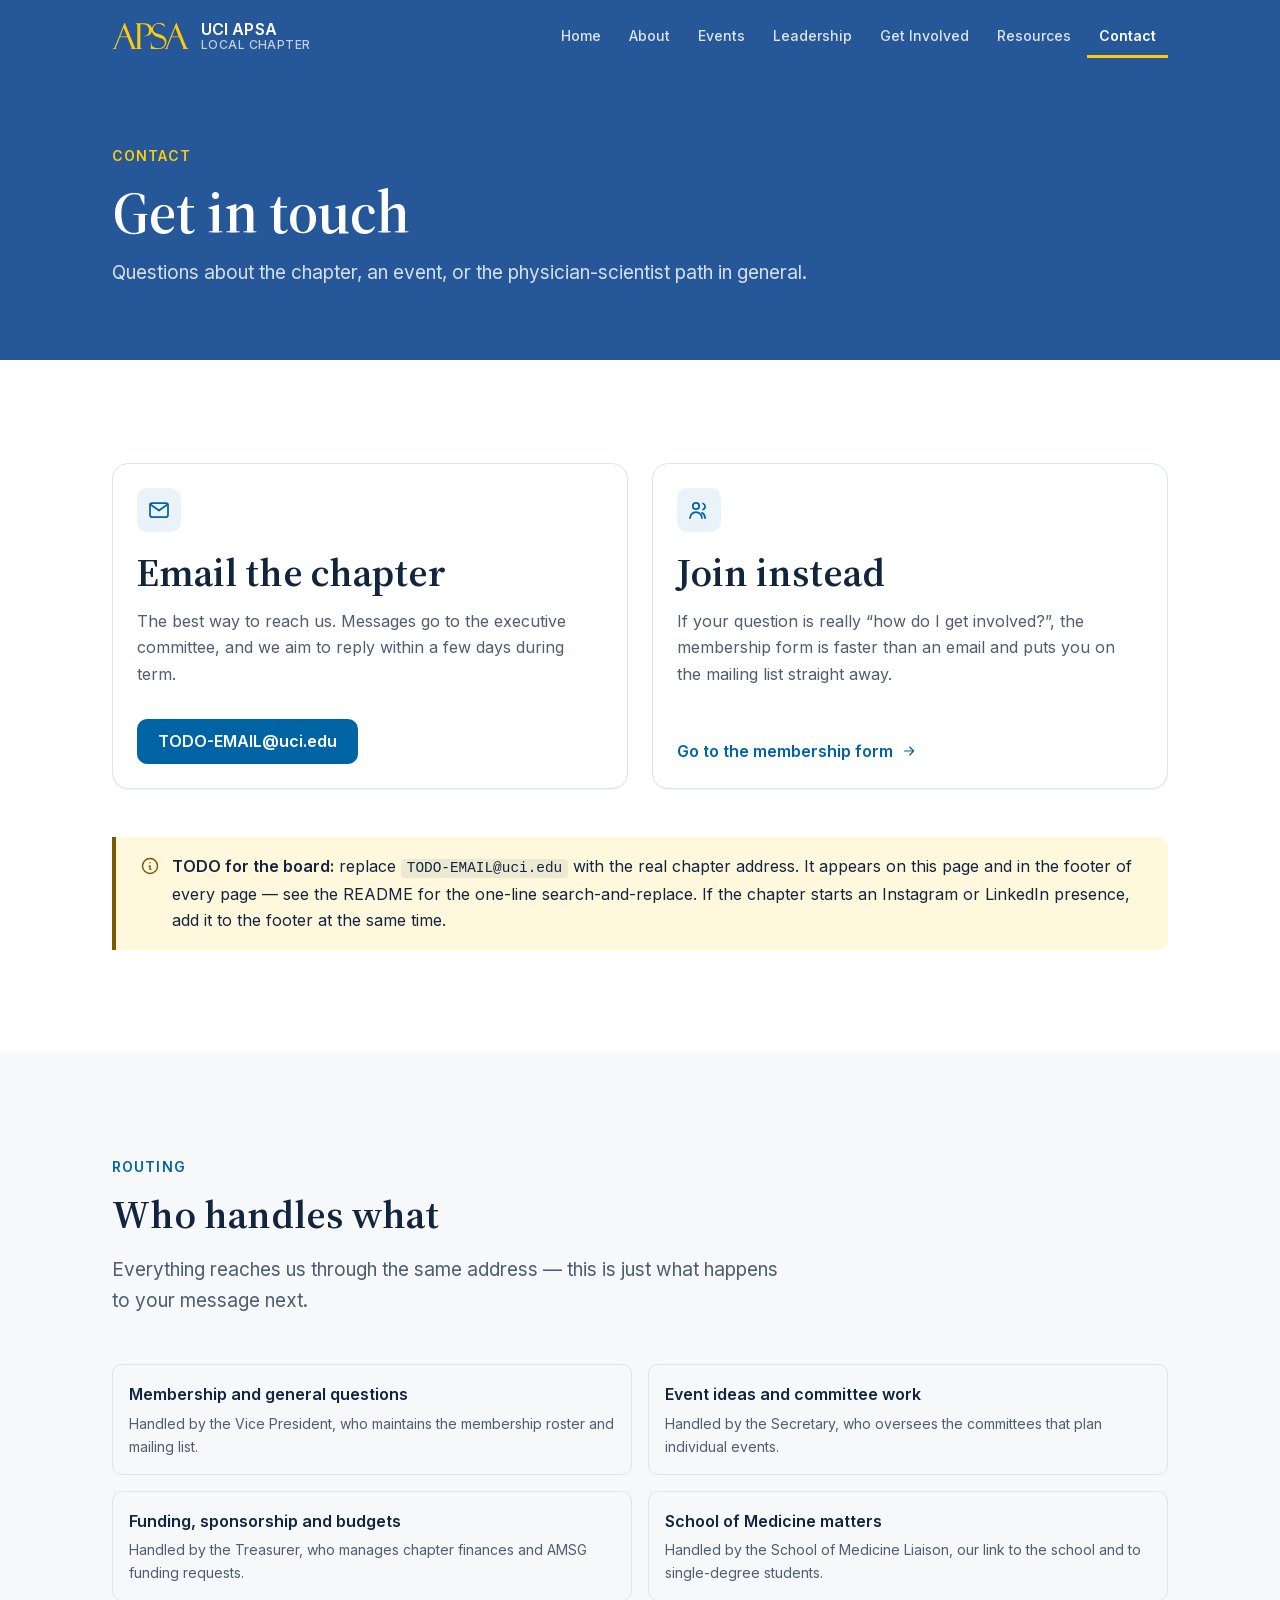
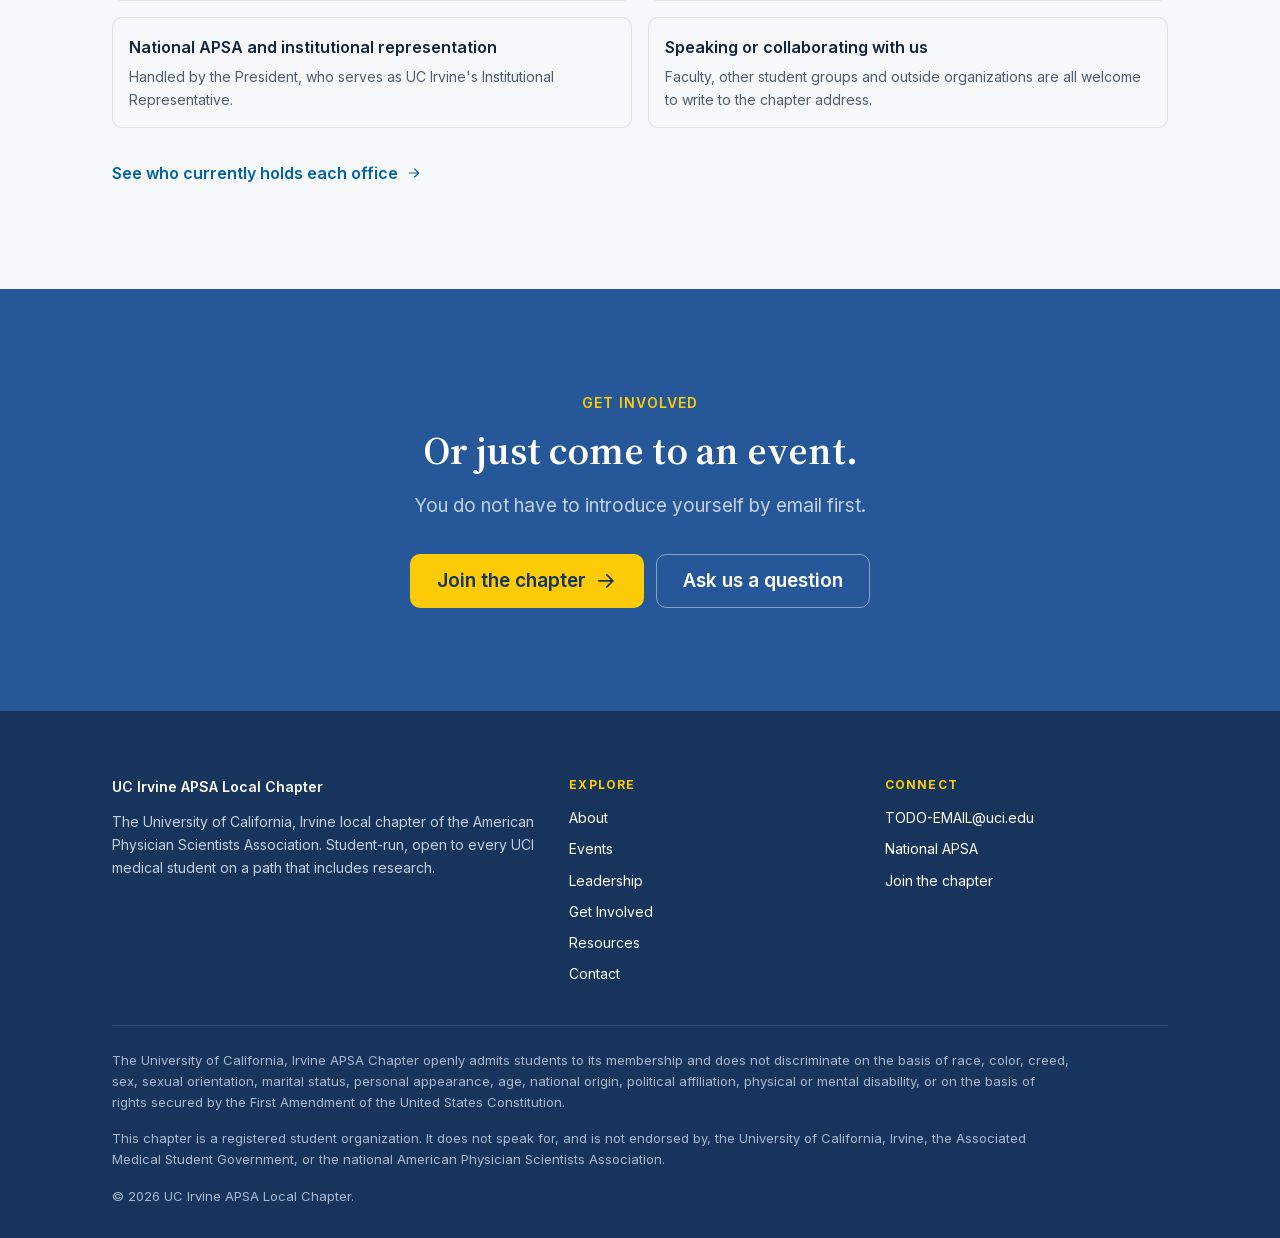
<file: contact.html>
<!doctype html>
<html lang="en">
<head>
<meta charset="utf-8">
<meta name="viewport" content="width=device-width, initial-scale=1">
<title>Contact | UC Irvine APSA Local Chapter</title>
<meta name="description" content="How to contact the UC Irvine APSA local chapter executive committee.">
<!-- Tells the stylesheet that JavaScript is available, so the mobile menu
     can collapse. Without this the navigation simply stays visible. -->
<script>document.documentElement.className += " js";</script>
<link rel="icon" href="assets/img/favicon.svg" type="image/svg+xml">
<link rel="preload" href="assets/fonts/inter-var-latin.woff2" as="font" type="font/woff2" crossorigin>
<link rel="preload" href="assets/fonts/source-serif-4-600-latin.woff2" as="font" type="font/woff2" crossorigin>
<link rel="stylesheet" href="assets/css/styles.css">
<script defer src="assets/js/main.js"></script>
</head>
<body>

<a class="skip-link" href="#main">Skip to main content</a>

<!-- ============================ HEADER ============================
     This block is repeated at the top of every page. If you change it
     here, change it in all the other .html files too.
     ================================================================ -->
<header class="site-header">
  <div class="container site-header__inner">
    <a class="brand" href="index.html">
      <img class="brand__mark" src="assets/img/logo.svg" alt="" width="77" height="26">
      <span class="brand__text">
        <span class="brand__name">UCI APSA</span>
        <span class="brand__sub">Local Chapter</span>
      </span>
    </a>

    <button class="nav-toggle" type="button" aria-expanded="false" aria-controls="site-nav">
      <svg class="icon nav-toggle__icon-open" viewBox="0 0 24 24" fill="none" stroke="currentColor" stroke-width="1.75" stroke-linecap="round" aria-hidden="true" focusable="false"><path d="M4 7h16M4 12h16M4 17h16"/></svg>
      <svg class="icon nav-toggle__icon-close" viewBox="0 0 24 24" fill="none" stroke="currentColor" stroke-width="1.75" stroke-linecap="round" aria-hidden="true" focusable="false"><path d="m6 6 12 12M18 6 6 18"/></svg>
      Menu
    </button>

    <nav class="site-nav" id="site-nav" aria-label="Main">
      <ul class="site-nav__list">
        <li><a class="site-nav__link" href="index.html">Home</a></li>
        <li><a class="site-nav__link" href="about.html">About</a></li>
        <li><a class="site-nav__link" href="events.html">Events</a></li>
        <li><a class="site-nav__link" href="leadership.html">Leadership</a></li>
        <li><a class="site-nav__link" href="get-involved.html">Get Involved</a></li>
        <li><a class="site-nav__link" href="resources.html">Resources</a></li>
        <li><a class="site-nav__link" href="contact.html" aria-current="page">Contact</a></li>
      </ul>
    </nav>
  </div>
</header>

<main id="main">

  <section class="page-header">
    <div class="container">
      <p class="eyebrow">Contact</p>
      <h1>Get in touch</h1>
      <p class="lede">Questions about the chapter, an event, or the physician-scientist path in general.</p>
    </div>
  </section>

  <section class="section">
    <div class="container">
      <div class="grid grid--wide">
        <article class="card">
          <span class="card__icon"><svg class="icon" viewBox="0 0 24 24" fill="none" stroke="currentColor" stroke-width="1.75" stroke-linecap="round" stroke-linejoin="round" aria-hidden="true" focusable="false"><rect x="3" y="5" width="18" height="14" rx="2"/><path d="m3.5 6.5 8.5 6 8.5-6"/></svg></span>
          <h2 class="card__title">Email the chapter</h2>
          <p class="card__text">
            The best way to reach us. Messages go to the executive committee, and we
            aim to reply within a few days during term.
          </p>
          <p class="card__footer">
            <!-- TODO: replace this address in BOTH places below, and in the
                 footer of every .html file. -->
            <a class="btn btn--primary" href="mailto:TODO-EMAIL@uci.edu">TODO-EMAIL@uci.edu</a>
          </p>
        </article>

        <article class="card">
          <span class="card__icon"><svg class="icon" viewBox="0 0 24 24" fill="none" stroke="currentColor" stroke-width="1.75" stroke-linecap="round" stroke-linejoin="round" aria-hidden="true" focusable="false"><circle cx="9" cy="8" r="3.2"/><path d="M3 20a6 6 0 0 1 12 0M16 5.5a3.2 3.2 0 0 1 0 6M18 20a6 6 0 0 0-3-5.2"/></svg></span>
          <h2 class="card__title">Join instead</h2>
          <p class="card__text">
            If your question is really &ldquo;how do I get involved?&rdquo;, the
            membership form is faster than an email and puts you on the mailing list
            straight away.
          </p>
          <p class="card__footer">
            <a class="arrow-link" href="get-involved.html">Go to the membership form <svg class="icon icon--sm" viewBox="0 0 24 24" fill="none" stroke="currentColor" stroke-width="1.75" stroke-linecap="round" stroke-linejoin="round" aria-hidden="true" focusable="false"><path d="M5 12h14M13 6l6 6-6 6"/></svg></a>
          </p>
        </article>
      </div>

      <div class="notice notice--todo mt-7" role="note">
        <svg class="icon notice__icon" viewBox="0 0 24 24" fill="none" stroke="currentColor" stroke-width="1.75" stroke-linecap="round" stroke-linejoin="round" aria-hidden="true" focusable="false"><circle cx="12" cy="12" r="9"/><path d="M12 8h.01M11 12h1v4h1"/></svg>
        <div>
          <p>
            <strong>TODO for the board:</strong> replace <code>TODO-EMAIL@uci.edu</code>
            with the real chapter address. It appears on this page and in the footer of
            every page &mdash; see the README for the one-line search-and-replace.
            If the chapter starts an Instagram or LinkedIn presence, add it to the
            footer at the same time.
          </p>
        </div>
      </div>
    </div>
  </section>

  <section class="section section--surface">
    <div class="container">
      <div class="section__head">
        <p class="eyebrow">Routing</p>
        <h2>Who handles what</h2>
        <p class="lede">
          Everything reaches us through the same address &mdash; this is just what
          happens to your message next.
        </p>
      </div>

      <dl class="facts">
        <div>
          <dt>Membership and general questions</dt>
          <dd>Handled by the Vice President, who maintains the membership roster and mailing list.</dd>
        </div>
        <div>
          <dt>Event ideas and committee work</dt>
          <dd>Handled by the Secretary, who oversees the committees that plan individual events.</dd>
        </div>
        <div>
          <dt>Funding, sponsorship and budgets</dt>
          <dd>Handled by the Treasurer, who manages chapter finances and AMSG funding requests.</dd>
        </div>
        <div>
          <dt>School of Medicine matters</dt>
          <dd>Handled by the School of Medicine Liaison, our link to the school and to single-degree students.</dd>
        </div>
        <div>
          <dt>National APSA and institutional representation</dt>
          <dd>Handled by the President, who serves as UC Irvine's Institutional Representative.</dd>
        </div>
        <div>
          <dt>Speaking or collaborating with us</dt>
          <dd>Faculty, other student groups and outside organizations are all welcome to write to the chapter address.</dd>
        </div>
      </dl>

      <p class="mt-6">
        <a class="arrow-link" href="leadership.html">See who currently holds each office <svg class="icon icon--sm" viewBox="0 0 24 24" fill="none" stroke="currentColor" stroke-width="1.75" stroke-linecap="round" stroke-linejoin="round" aria-hidden="true" focusable="false"><path d="M5 12h14M13 6l6 6-6 6"/></svg></a>
      </p>
    </div>
  </section>

  <!-- ============================ CALL TO ACTION ============================ -->
  <section class="section on-dark cta-band">
    <div class="container">
      <div class="section__head section__head--center">
        <p class="eyebrow">Get involved</p>
        <h2>Or just come to an event.</h2>
        <p class="lede">You do not have to introduce yourself by email first.</p>
      </div>
      <div class="cta-band__actions">
        <a class="btn btn--primary btn--lg" href="get-involved.html">Join the chapter <svg class="icon" viewBox="0 0 24 24" fill="none" stroke="currentColor" stroke-width="1.75" stroke-linecap="round" stroke-linejoin="round" aria-hidden="true" focusable="false"><path d="M5 12h14M13 6l6 6-6 6"/></svg></a>
        <a class="btn btn--outline btn--lg" href="contact.html">Ask us a question</a>
      </div>
    </div>
  </section>

</main>

<!-- ============================ FOOTER ============================
     Repeated on every page. If you change it here, change it everywhere.
     ================================================================ -->
<footer class="site-footer">
  <div class="container">
    <div class="site-footer__grid">
      <div>
        <p class="site-footer__brand">UC Irvine APSA Local Chapter</p>
        <p class="site-footer__blurb">
          The University of California, Irvine local chapter of the American
          Physician Scientists Association. Student-run, open to every UCI medical
          student on a path that includes research.
        </p>
      </div>

      <nav aria-label="Footer">
        <p class="site-footer__heading">Explore</p>
        <ul class="site-footer__list">
          <li><a href="about.html">About</a></li>
          <li><a href="events.html">Events</a></li>
          <li><a href="leadership.html">Leadership</a></li>
          <li><a href="get-involved.html">Get Involved</a></li>
          <li><a href="resources.html">Resources</a></li>
          <li><a href="contact.html">Contact</a></li>
        </ul>
      </nav>

      <div>
        <p class="site-footer__heading">Connect</p>
        <ul class="site-footer__list">
          <!-- TODO: replace with the real chapter email address. It also
               appears on contact.html and in every other page footer. -->
          <li><a href="mailto:TODO-EMAIL@uci.edu">TODO-EMAIL@uci.edu</a></li>
          <li><a href="https://www.physicianscientists.org/">National APSA</a></li>
          <li><a href="get-involved.html">Join the chapter</a></li>
        </ul>
      </div>
    </div>

    <div class="site-footer__legal">
      <p>
        The University of California, Irvine APSA Chapter openly admits students to
        its membership and does not discriminate on the basis of race, color, creed,
        sex, sexual orientation, marital status, personal appearance, age, national
        origin, political affiliation, physical or mental disability, or on the basis
        of rights secured by the First Amendment of the United States Constitution.
      </p>
      <p>
        This chapter is a registered student organization. It does not speak for, and
        is not endorsed by, the University of California, Irvine, the Associated
        Medical Student Government, or the national American Physician Scientists
        Association.
      </p>
      <p>&copy; <span data-current-year>2026</span> UC Irvine APSA Local Chapter.</p>
    </div>
  </div>
</footer>

</body>
</html>
</file>
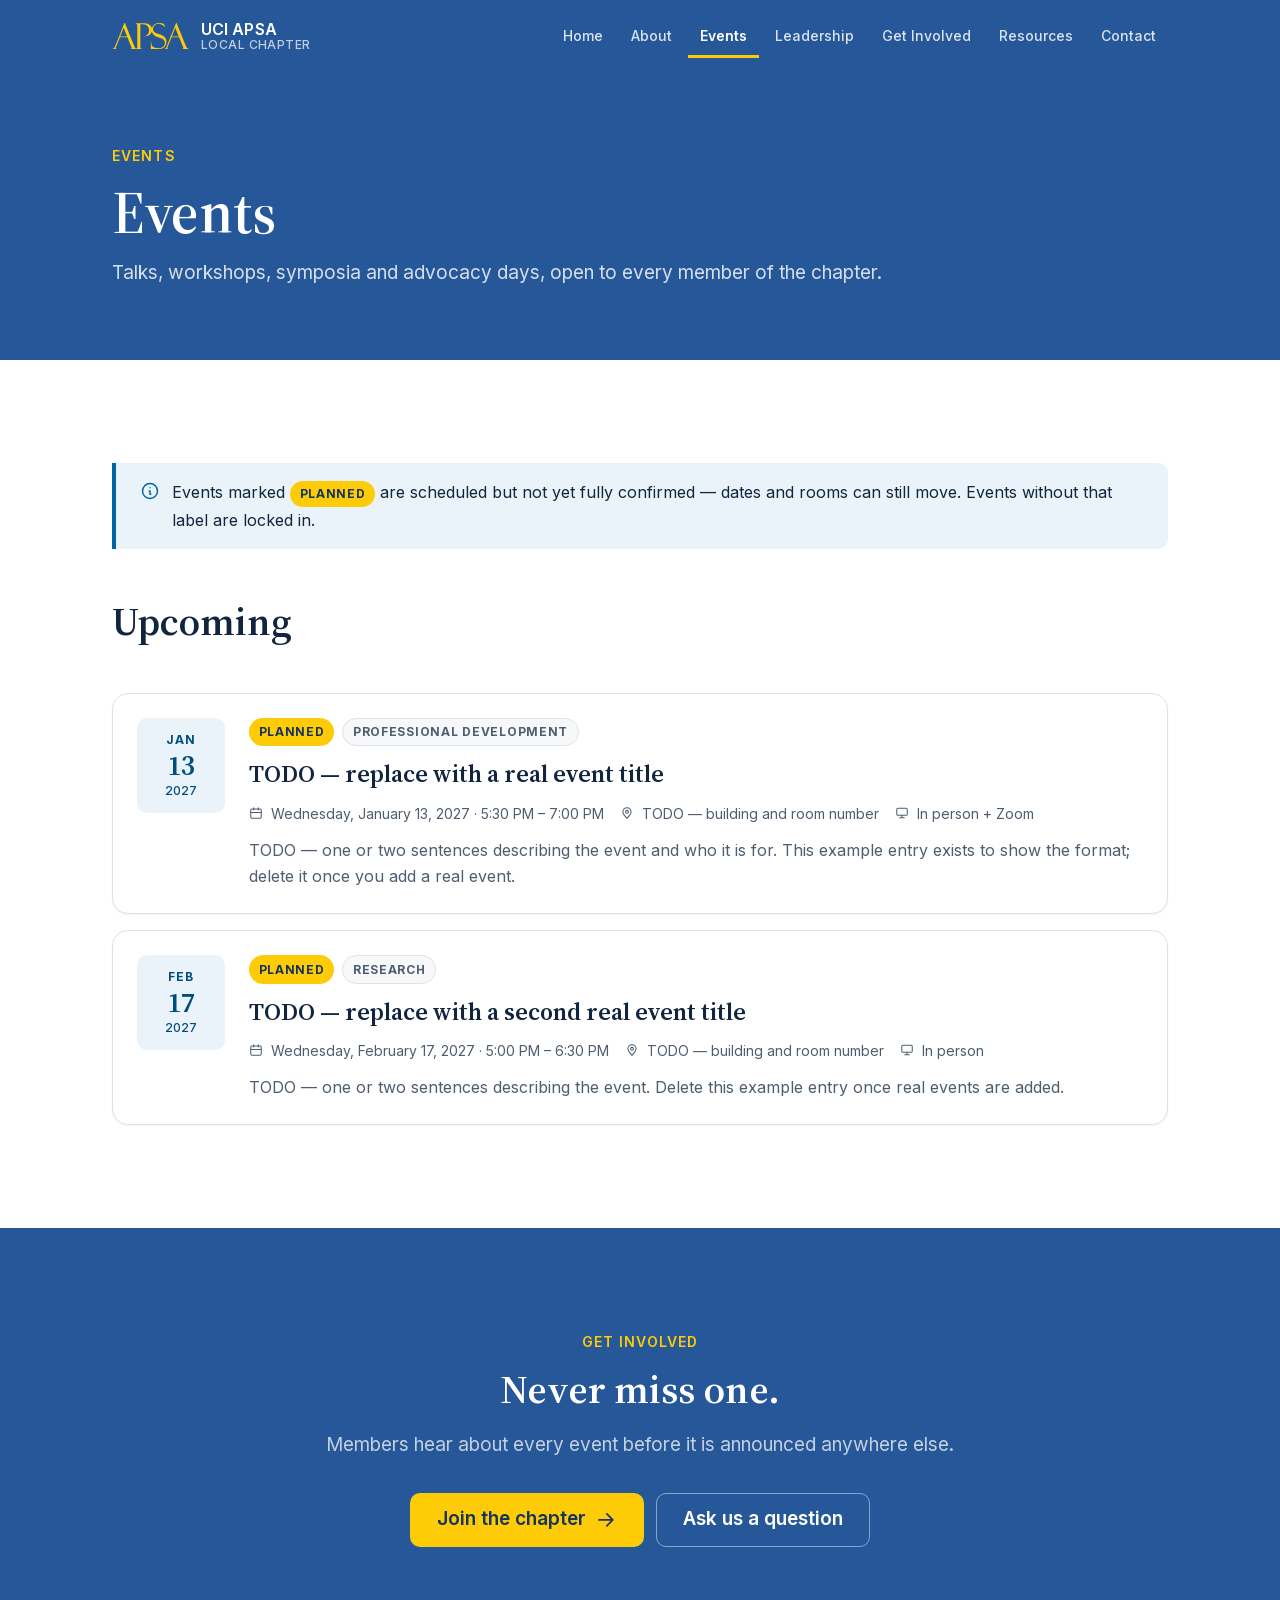
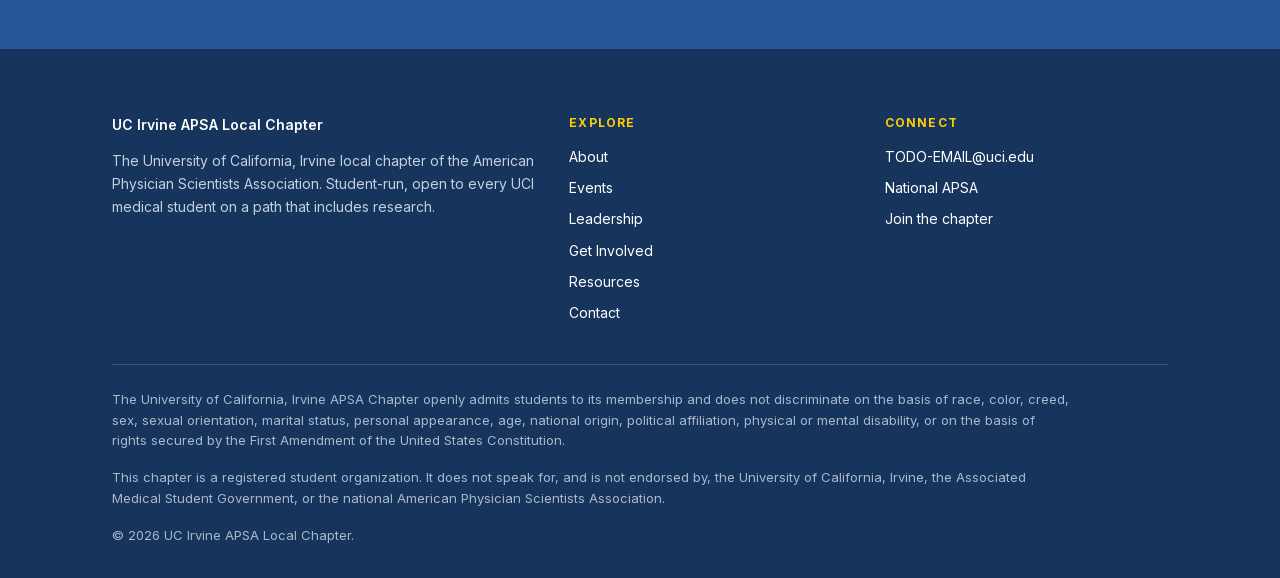
<file: events.html>
<!doctype html>
<html lang="en">
<head>
<meta charset="utf-8">
<meta name="viewport" content="width=device-width, initial-scale=1">
<title>Events | UC Irvine APSA Local Chapter</title>
<meta name="description" content="Upcoming and past events run by the UC Irvine APSA local chapter.">
<!-- Tells the stylesheet that JavaScript is available, so the mobile menu
     can collapse. Without this the navigation simply stays visible. -->
<script>document.documentElement.className += " js";</script>
<link rel="icon" href="assets/img/favicon.svg" type="image/svg+xml">
<link rel="preload" href="assets/fonts/inter-var-latin.woff2" as="font" type="font/woff2" crossorigin>
<link rel="preload" href="assets/fonts/source-serif-4-600-latin.woff2" as="font" type="font/woff2" crossorigin>
<link rel="stylesheet" href="assets/css/styles.css">
<script defer src="assets/js/main.js"></script>
<script type="module" src="assets/js/events.js"></script>
</head>
<body>

<a class="skip-link" href="#main">Skip to main content</a>

<!-- ============================ HEADER ============================
     This block is repeated at the top of every page. If you change it
     here, change it in all the other .html files too.
     ================================================================ -->
<header class="site-header">
  <div class="container site-header__inner">
    <a class="brand" href="index.html">
      <img class="brand__mark" src="assets/img/logo.svg" alt="" width="77" height="26">
      <span class="brand__text">
        <span class="brand__name">UCI APSA</span>
        <span class="brand__sub">Local Chapter</span>
      </span>
    </a>

    <button class="nav-toggle" type="button" aria-expanded="false" aria-controls="site-nav">
      <svg class="icon nav-toggle__icon-open" viewBox="0 0 24 24" fill="none" stroke="currentColor" stroke-width="1.75" stroke-linecap="round" aria-hidden="true" focusable="false"><path d="M4 7h16M4 12h16M4 17h16"/></svg>
      <svg class="icon nav-toggle__icon-close" viewBox="0 0 24 24" fill="none" stroke="currentColor" stroke-width="1.75" stroke-linecap="round" aria-hidden="true" focusable="false"><path d="m6 6 12 12M18 6 6 18"/></svg>
      Menu
    </button>

    <nav class="site-nav" id="site-nav" aria-label="Main">
      <ul class="site-nav__list">
        <li><a class="site-nav__link" href="index.html">Home</a></li>
        <li><a class="site-nav__link" href="about.html">About</a></li>
        <li><a class="site-nav__link" href="events.html" aria-current="page">Events</a></li>
        <li><a class="site-nav__link" href="leadership.html">Leadership</a></li>
        <li><a class="site-nav__link" href="get-involved.html">Get Involved</a></li>
        <li><a class="site-nav__link" href="resources.html">Resources</a></li>
        <li><a class="site-nav__link" href="contact.html">Contact</a></li>
      </ul>
    </nav>
  </div>
</header>

<main id="main">

  <section class="page-header">
    <div class="container">
      <p class="eyebrow">Events</p>
      <h1>Events</h1>
      <p class="lede">Talks, workshops, symposia and advocacy days, open to every member of the chapter.</p>
    </div>
  </section>

  <section class="section">
    <div class="container">
      <div class="notice" role="note">
        <svg class="icon notice__icon" viewBox="0 0 24 24" fill="none" stroke="currentColor" stroke-width="1.75" stroke-linecap="round" stroke-linejoin="round" aria-hidden="true" focusable="false"><circle cx="12" cy="12" r="9"/><path d="M12 8h.01M11 12h1v4h1"/></svg>
        <div>
          <p>
            Events marked <span class="badge badge--planned">Planned</span> are
            scheduled but not yet fully confirmed &mdash; dates and rooms can still
            move. Events without that label are locked in.
          </p>
        </div>
      </div>

      <div class="section__head mt-7">
        <h2>Upcoming</h2>
      </div>
      <div class="stack" data-events="upcoming">
        <p class="is-loading">Loading events&hellip;</p>
        <noscript>
          <div class="notice" role="note">
            <svg class="icon notice__icon" viewBox="0 0 24 24" fill="none" stroke="currentColor" stroke-width="1.75" stroke-linecap="round" stroke-linejoin="round" aria-hidden="true" focusable="false"><circle cx="12" cy="12" r="9"/><path d="M12 8h.01M11 12h1v4h1"/></svg>
            <div>
              <p>
                <strong>JavaScript is switched off in your browser.</strong>
                The event listings are loaded from a data file and need JavaScript
                to display. Every other part of this site works without it &mdash;
                or <a href="contact.html">get in touch</a> and we will send you the
                current schedule.
              </p>
            </div>
          </div>
        </noscript>
      </div>
    </div>
  </section>

  <section class="section section--surface">
    <div class="container">
      <div class="section__head">
        <h2>Past events</h2>
        <p class="lede">A record of what the chapter has run.</p>
      </div>
      <div class="stack" data-events="past" data-hide-when-empty>
        <p class="is-loading">Loading&hellip;</p>
      </div>
    </div>
  </section>

  <!-- ============================ CALL TO ACTION ============================ -->
  <section class="section on-dark cta-band">
    <div class="container">
      <div class="section__head section__head--center">
        <p class="eyebrow">Get involved</p>
        <h2>Never miss one.</h2>
        <p class="lede">Members hear about every event before it is announced anywhere else.</p>
      </div>
      <div class="cta-band__actions">
        <a class="btn btn--primary btn--lg" href="get-involved.html">Join the chapter <svg class="icon" viewBox="0 0 24 24" fill="none" stroke="currentColor" stroke-width="1.75" stroke-linecap="round" stroke-linejoin="round" aria-hidden="true" focusable="false"><path d="M5 12h14M13 6l6 6-6 6"/></svg></a>
        <a class="btn btn--outline btn--lg" href="contact.html">Ask us a question</a>
      </div>
    </div>
  </section>

</main>

<!-- ============================ FOOTER ============================
     Repeated on every page. If you change it here, change it everywhere.
     ================================================================ -->
<footer class="site-footer">
  <div class="container">
    <div class="site-footer__grid">
      <div>
        <p class="site-footer__brand">UC Irvine APSA Local Chapter</p>
        <p class="site-footer__blurb">
          The University of California, Irvine local chapter of the American
          Physician Scientists Association. Student-run, open to every UCI medical
          student on a path that includes research.
        </p>
      </div>

      <nav aria-label="Footer">
        <p class="site-footer__heading">Explore</p>
        <ul class="site-footer__list">
          <li><a href="about.html">About</a></li>
          <li><a href="events.html">Events</a></li>
          <li><a href="leadership.html">Leadership</a></li>
          <li><a href="get-involved.html">Get Involved</a></li>
          <li><a href="resources.html">Resources</a></li>
          <li><a href="contact.html">Contact</a></li>
        </ul>
      </nav>

      <div>
        <p class="site-footer__heading">Connect</p>
        <ul class="site-footer__list">
          <!-- TODO: replace with the real chapter email address. It also
               appears on contact.html and in every other page footer. -->
          <li><a href="mailto:TODO-EMAIL@uci.edu">TODO-EMAIL@uci.edu</a></li>
          <li><a href="https://www.physicianscientists.org/">National APSA</a></li>
          <li><a href="get-involved.html">Join the chapter</a></li>
        </ul>
      </div>
    </div>

    <div class="site-footer__legal">
      <p>
        The University of California, Irvine APSA Chapter openly admits students to
        its membership and does not discriminate on the basis of race, color, creed,
        sex, sexual orientation, marital status, personal appearance, age, national
        origin, political affiliation, physical or mental disability, or on the basis
        of rights secured by the First Amendment of the United States Constitution.
      </p>
      <p>
        This chapter is a registered student organization. It does not speak for, and
        is not endorsed by, the University of California, Irvine, the Associated
        Medical Student Government, or the national American Physician Scientists
        Association.
      </p>
      <p>&copy; <span data-current-year>2026</span> UC Irvine APSA Local Chapter.</p>
    </div>
  </div>
</footer>

</body>
</html>
</file>
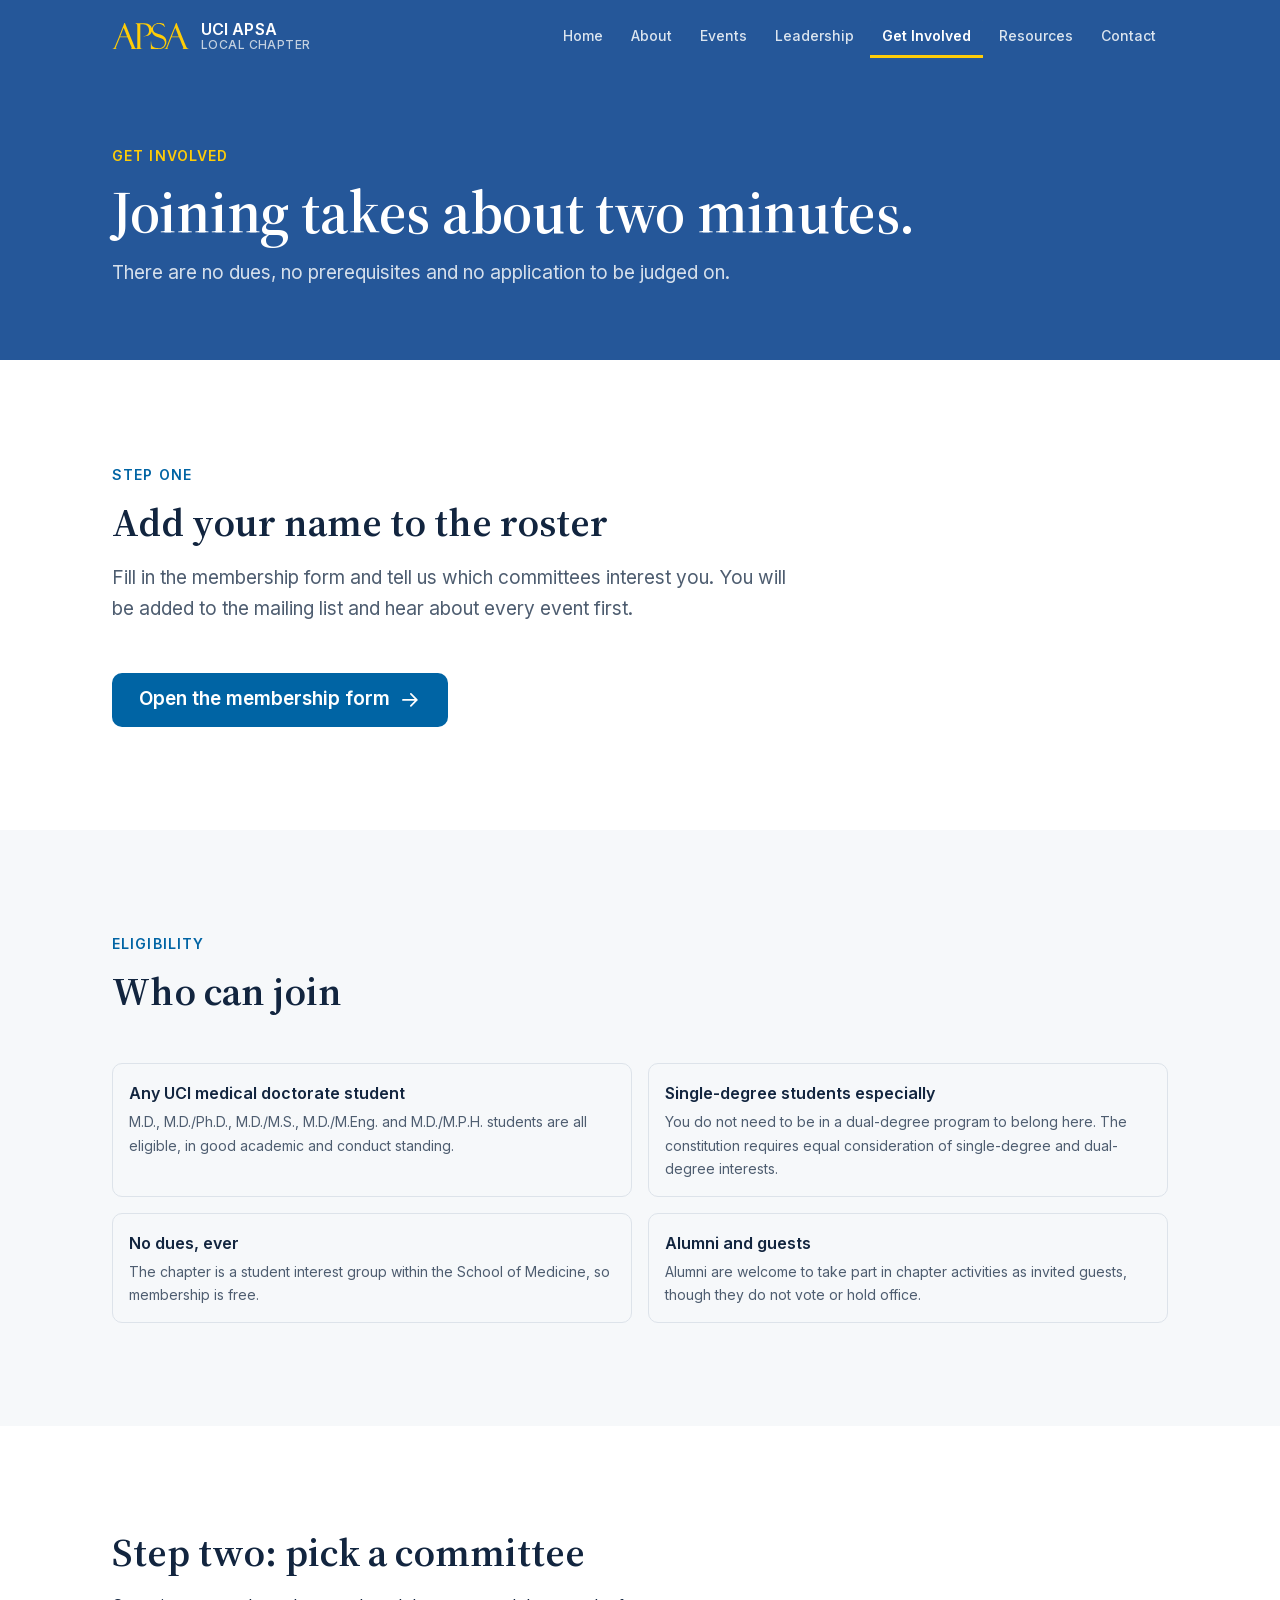
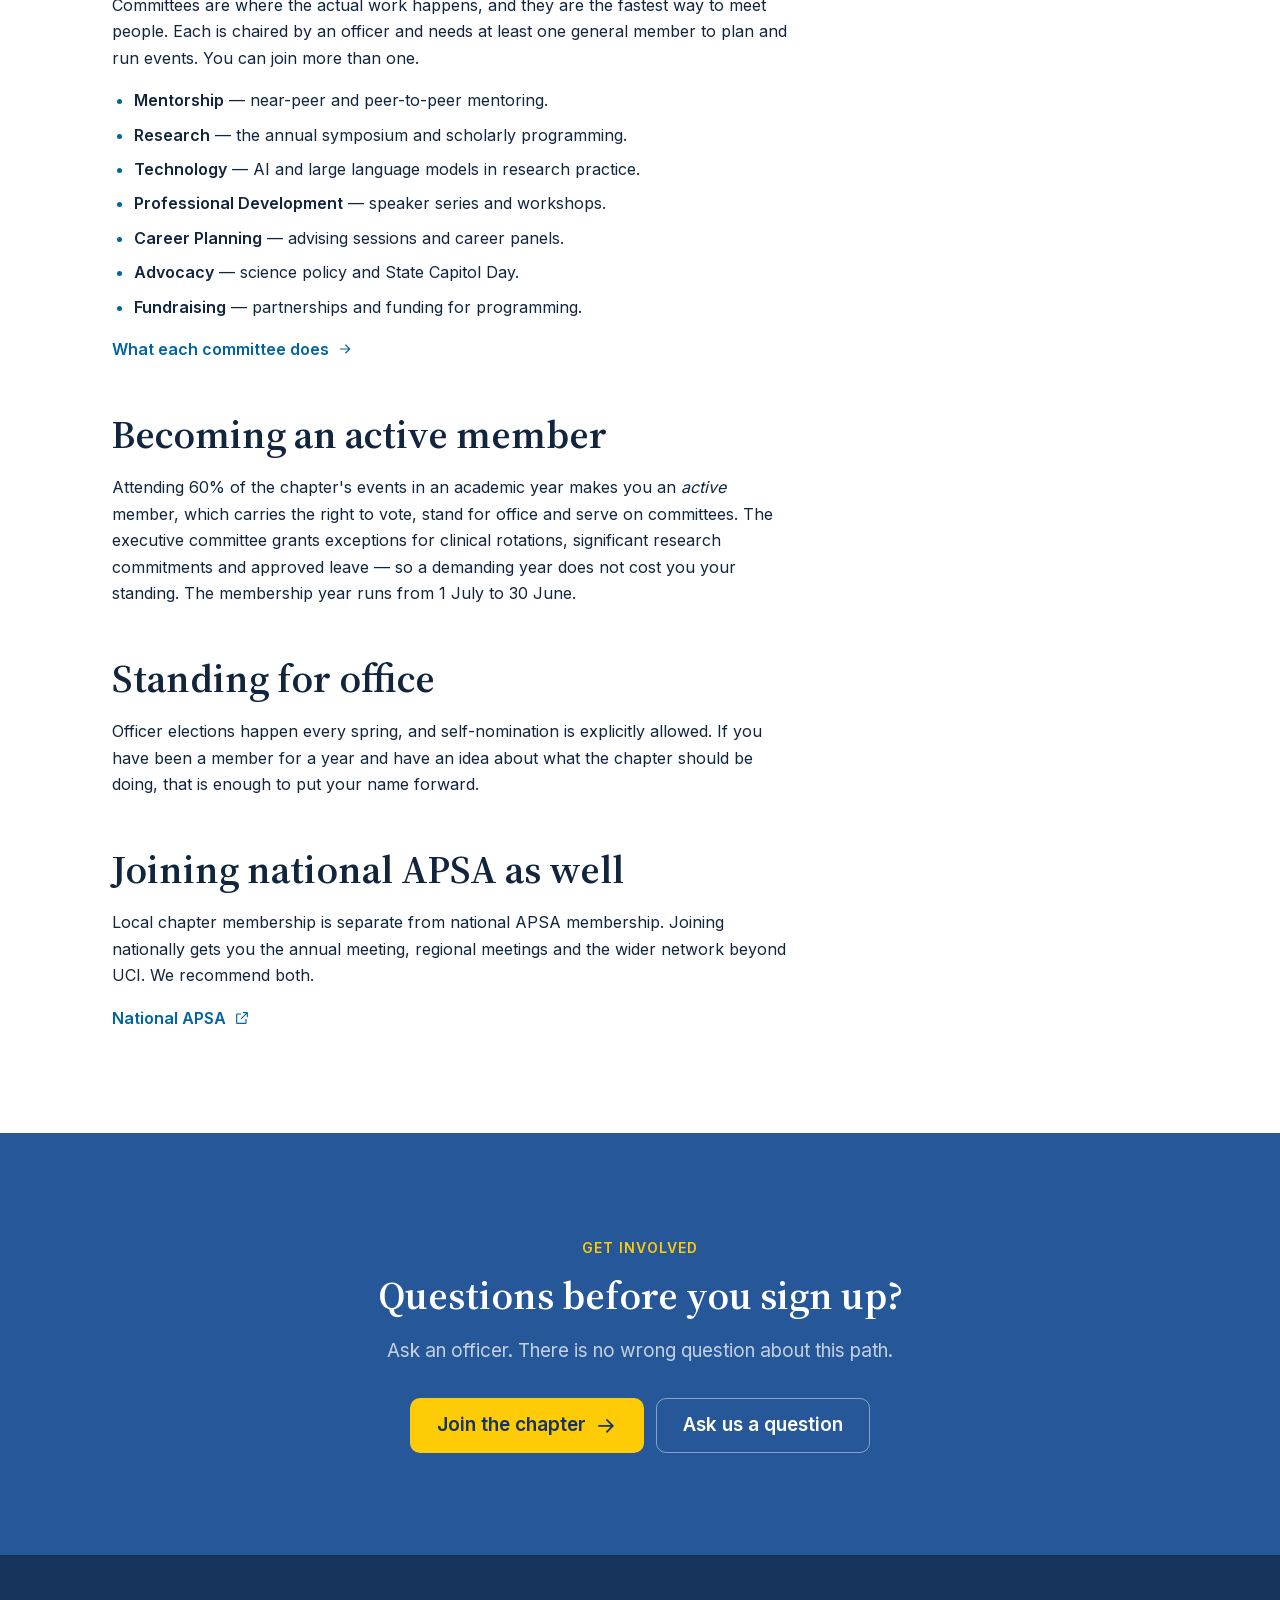
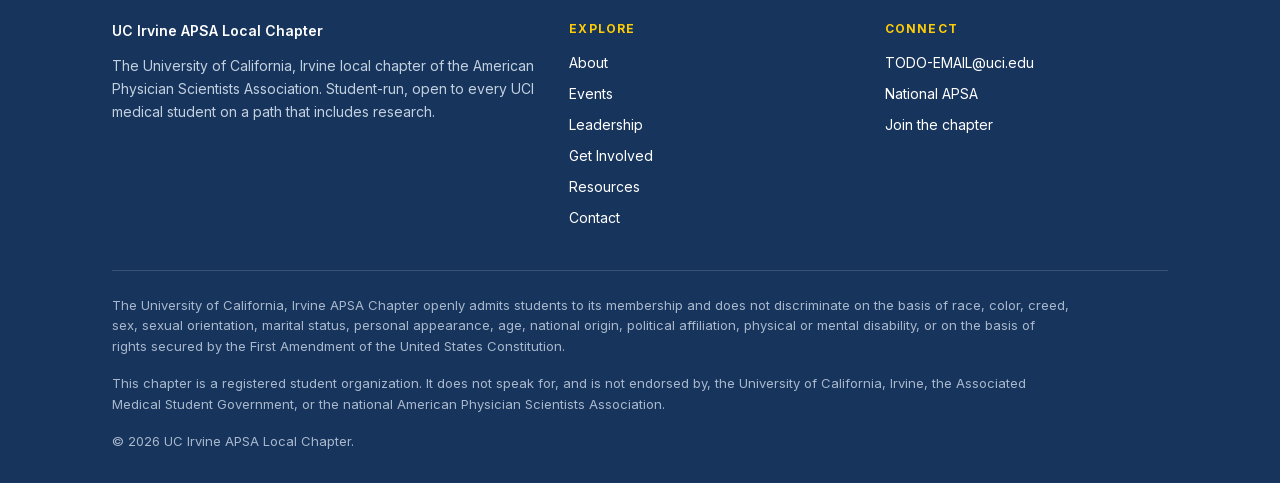
<file: get-involved.html>
<!doctype html>
<html lang="en">
<head>
<meta charset="utf-8">
<meta name="viewport" content="width=device-width, initial-scale=1">
<title>Get Involved | UC Irvine APSA Local Chapter</title>
<meta name="description" content="How to join the UC Irvine APSA local chapter: eligibility, committees, active membership and standing for office.">
<!-- Tells the stylesheet that JavaScript is available, so the mobile menu
     can collapse. Without this the navigation simply stays visible. -->
<script>document.documentElement.className += " js";</script>
<link rel="icon" href="assets/img/favicon.svg" type="image/svg+xml">
<link rel="preload" href="assets/fonts/inter-var-latin.woff2" as="font" type="font/woff2" crossorigin>
<link rel="preload" href="assets/fonts/source-serif-4-600-latin.woff2" as="font" type="font/woff2" crossorigin>
<link rel="stylesheet" href="assets/css/styles.css">
<script defer src="assets/js/main.js"></script>
</head>
<body>

<a class="skip-link" href="#main">Skip to main content</a>

<!-- ============================ HEADER ============================
     This block is repeated at the top of every page. If you change it
     here, change it in all the other .html files too.
     ================================================================ -->
<header class="site-header">
  <div class="container site-header__inner">
    <a class="brand" href="index.html">
      <img class="brand__mark" src="assets/img/logo.svg" alt="" width="77" height="26">
      <span class="brand__text">
        <span class="brand__name">UCI APSA</span>
        <span class="brand__sub">Local Chapter</span>
      </span>
    </a>

    <button class="nav-toggle" type="button" aria-expanded="false" aria-controls="site-nav">
      <svg class="icon nav-toggle__icon-open" viewBox="0 0 24 24" fill="none" stroke="currentColor" stroke-width="1.75" stroke-linecap="round" aria-hidden="true" focusable="false"><path d="M4 7h16M4 12h16M4 17h16"/></svg>
      <svg class="icon nav-toggle__icon-close" viewBox="0 0 24 24" fill="none" stroke="currentColor" stroke-width="1.75" stroke-linecap="round" aria-hidden="true" focusable="false"><path d="m6 6 12 12M18 6 6 18"/></svg>
      Menu
    </button>

    <nav class="site-nav" id="site-nav" aria-label="Main">
      <ul class="site-nav__list">
        <li><a class="site-nav__link" href="index.html">Home</a></li>
        <li><a class="site-nav__link" href="about.html">About</a></li>
        <li><a class="site-nav__link" href="events.html">Events</a></li>
        <li><a class="site-nav__link" href="leadership.html">Leadership</a></li>
        <li><a class="site-nav__link" href="get-involved.html" aria-current="page">Get Involved</a></li>
        <li><a class="site-nav__link" href="resources.html">Resources</a></li>
        <li><a class="site-nav__link" href="contact.html">Contact</a></li>
      </ul>
    </nav>
  </div>
</header>

<main id="main">

  <section class="page-header">
    <div class="container">
      <p class="eyebrow">Get Involved</p>
      <h1>Joining takes about two minutes.</h1>
      <p class="lede">There are no dues, no prerequisites and no application to be judged on.</p>
    </div>
  </section>

  <section class="section">
    <div class="container">
      <div class="section__head">
        <p class="eyebrow">Step one</p>
        <h2>Add your name to the roster</h2>
        <p class="lede">
          Fill in the membership form and tell us which committees interest you.
          You will be added to the mailing list and hear about every event first.
        </p>
      </div>

      <p>
        <!-- The membership form address appears ONLY here. Every other
             "Join the chapter" button leads to this page, so this is the
             single place to update when the form changes. -->
        <a class="btn btn--primary btn--lg" href="https://forms.gle/CcRBKxNCcAmbrR5C8">
          Open the membership form <svg class="icon" viewBox="0 0 24 24" fill="none" stroke="currentColor" stroke-width="1.75" stroke-linecap="round" stroke-linejoin="round" aria-hidden="true" focusable="false"><path d="M5 12h14M13 6l6 6-6 6"/></svg>
        </a>
      </p>

    </div>
  </section>

  <section class="section section--surface">
    <div class="container">
      <div class="section__head">
        <p class="eyebrow">Eligibility</p>
        <h2>Who can join</h2>
      </div>

      <dl class="facts">
        <div>
          <dt>Any UCI medical doctorate student</dt>
          <dd>M.D., M.D./Ph.D., M.D./M.S., M.D./M.Eng. and M.D./M.P.H. students are all eligible, in good academic and conduct standing.</dd>
        </div>
        <div>
          <dt>Single-degree students especially</dt>
          <dd>You do not need to be in a dual-degree program to belong here. The constitution requires equal consideration of single-degree and dual-degree interests.</dd>
        </div>
        <div>
          <dt>No dues, ever</dt>
          <dd>The chapter is a student interest group within the School of Medicine, so membership is free.</dd>
        </div>
        <div>
          <dt>Alumni and guests</dt>
          <dd>Alumni are welcome to take part in chapter activities as invited guests, though they do not vote or hold office.</dd>
        </div>
      </dl>
    </div>
  </section>

  <section class="section">
    <div class="container">
      <div class="prose">
        <h2>Step two: pick a committee</h2>
        <p>
          Committees are where the actual work happens, and they are the fastest way
          to meet people. Each is chaired by an officer and needs at least one general
          member to plan and run events. You can join more than one.
        </p>
        <ul>
          <li><strong>Mentorship</strong> &mdash; near-peer and peer-to-peer mentoring.</li>
          <li><strong>Research</strong> &mdash; the annual symposium and scholarly programming.</li>
          <li><strong>Technology</strong> &mdash; AI and large language models in research practice.</li>
          <li><strong>Professional Development</strong> &mdash; speaker series and workshops.</li>
          <li><strong>Career Planning</strong> &mdash; advising sessions and career panels.</li>
          <li><strong>Advocacy</strong> &mdash; science policy and State Capitol Day.</li>
          <li><strong>Fundraising</strong> &mdash; partnerships and funding for programming.</li>
        </ul>
        <p><a class="arrow-link" href="about.html#committees">What each committee does <svg class="icon icon--sm" viewBox="0 0 24 24" fill="none" stroke="currentColor" stroke-width="1.75" stroke-linecap="round" stroke-linejoin="round" aria-hidden="true" focusable="false"><path d="M5 12h14M13 6l6 6-6 6"/></svg></a></p>

        <h2>Becoming an active member</h2>
        <p>
          Attending 60% of the chapter's events in an academic year makes you an
          <em>active</em> member, which carries the right to vote, stand for office and
          serve on committees. The executive committee grants exceptions for clinical
          rotations, significant research commitments and approved leave &mdash; so a
          demanding year does not cost you your standing. The membership year runs
          from 1 July to 30 June.
        </p>

        <h2>Standing for office</h2>
        <p>
          Officer elections happen every spring, and self-nomination is explicitly
          allowed. If you have been a member for a year and have an idea about what the
          chapter should be doing, that is enough to put your name forward.
        </p>

        <h2>Joining national APSA as well</h2>
        <p>
          Local chapter membership is separate from national APSA membership. Joining
          nationally gets you the annual meeting, regional meetings and the wider
          network beyond UCI. We recommend both.
        </p>
        <p>
          <a class="arrow-link" href="https://www.physicianscientists.org/">National APSA <svg class="icon icon--sm" viewBox="0 0 24 24" fill="none" stroke="currentColor" stroke-width="1.75" stroke-linecap="round" stroke-linejoin="round" aria-hidden="true" focusable="false"><path d="M14 4h6v6M20 4l-9 9"/><path d="M18 14v5a1 1 0 0 1-1 1H5a1 1 0 0 1-1-1V7a1 1 0 0 1 1-1h5"/></svg></a>
        </p>
      </div>
    </div>
  </section>

  <!-- ============================ CALL TO ACTION ============================ -->
  <section class="section on-dark cta-band">
    <div class="container">
      <div class="section__head section__head--center">
        <p class="eyebrow">Get involved</p>
        <h2>Questions before you sign up?</h2>
        <p class="lede">Ask an officer. There is no wrong question about this path.</p>
      </div>
      <div class="cta-band__actions">
        <a class="btn btn--primary btn--lg" href="get-involved.html">Join the chapter <svg class="icon" viewBox="0 0 24 24" fill="none" stroke="currentColor" stroke-width="1.75" stroke-linecap="round" stroke-linejoin="round" aria-hidden="true" focusable="false"><path d="M5 12h14M13 6l6 6-6 6"/></svg></a>
        <a class="btn btn--outline btn--lg" href="contact.html">Ask us a question</a>
      </div>
    </div>
  </section>

</main>

<!-- ============================ FOOTER ============================
     Repeated on every page. If you change it here, change it everywhere.
     ================================================================ -->
<footer class="site-footer">
  <div class="container">
    <div class="site-footer__grid">
      <div>
        <p class="site-footer__brand">UC Irvine APSA Local Chapter</p>
        <p class="site-footer__blurb">
          The University of California, Irvine local chapter of the American
          Physician Scientists Association. Student-run, open to every UCI medical
          student on a path that includes research.
        </p>
      </div>

      <nav aria-label="Footer">
        <p class="site-footer__heading">Explore</p>
        <ul class="site-footer__list">
          <li><a href="about.html">About</a></li>
          <li><a href="events.html">Events</a></li>
          <li><a href="leadership.html">Leadership</a></li>
          <li><a href="get-involved.html">Get Involved</a></li>
          <li><a href="resources.html">Resources</a></li>
          <li><a href="contact.html">Contact</a></li>
        </ul>
      </nav>

      <div>
        <p class="site-footer__heading">Connect</p>
        <ul class="site-footer__list">
          <!-- TODO: replace with the real chapter email address. It also
               appears on contact.html and in every other page footer. -->
          <li><a href="mailto:TODO-EMAIL@uci.edu">TODO-EMAIL@uci.edu</a></li>
          <li><a href="https://www.physicianscientists.org/">National APSA</a></li>
          <li><a href="get-involved.html">Join the chapter</a></li>
        </ul>
      </div>
    </div>

    <div class="site-footer__legal">
      <p>
        The University of California, Irvine APSA Chapter openly admits students to
        its membership and does not discriminate on the basis of race, color, creed,
        sex, sexual orientation, marital status, personal appearance, age, national
        origin, political affiliation, physical or mental disability, or on the basis
        of rights secured by the First Amendment of the United States Constitution.
      </p>
      <p>
        This chapter is a registered student organization. It does not speak for, and
        is not endorsed by, the University of California, Irvine, the Associated
        Medical Student Government, or the national American Physician Scientists
        Association.
      </p>
      <p>&copy; <span data-current-year>2026</span> UC Irvine APSA Local Chapter.</p>
    </div>
  </div>
</footer>

</body>
</html>
</file>
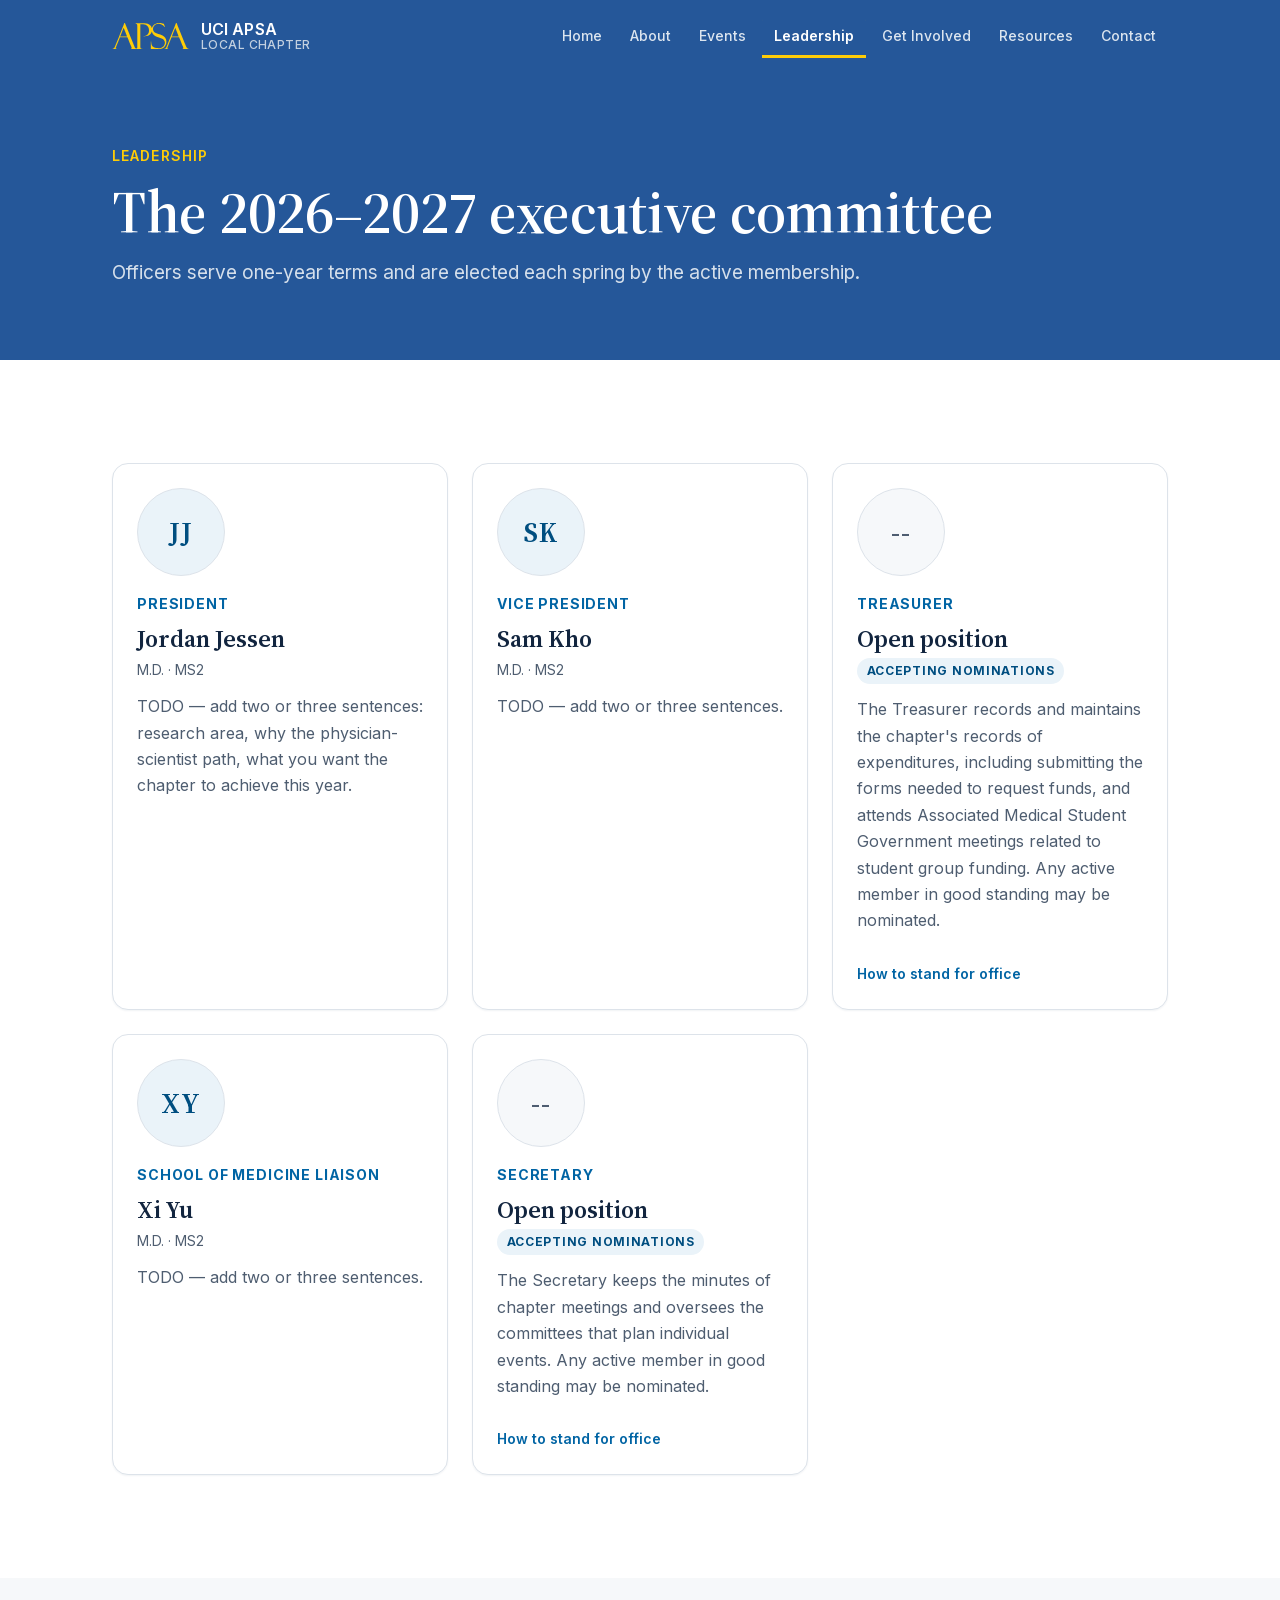
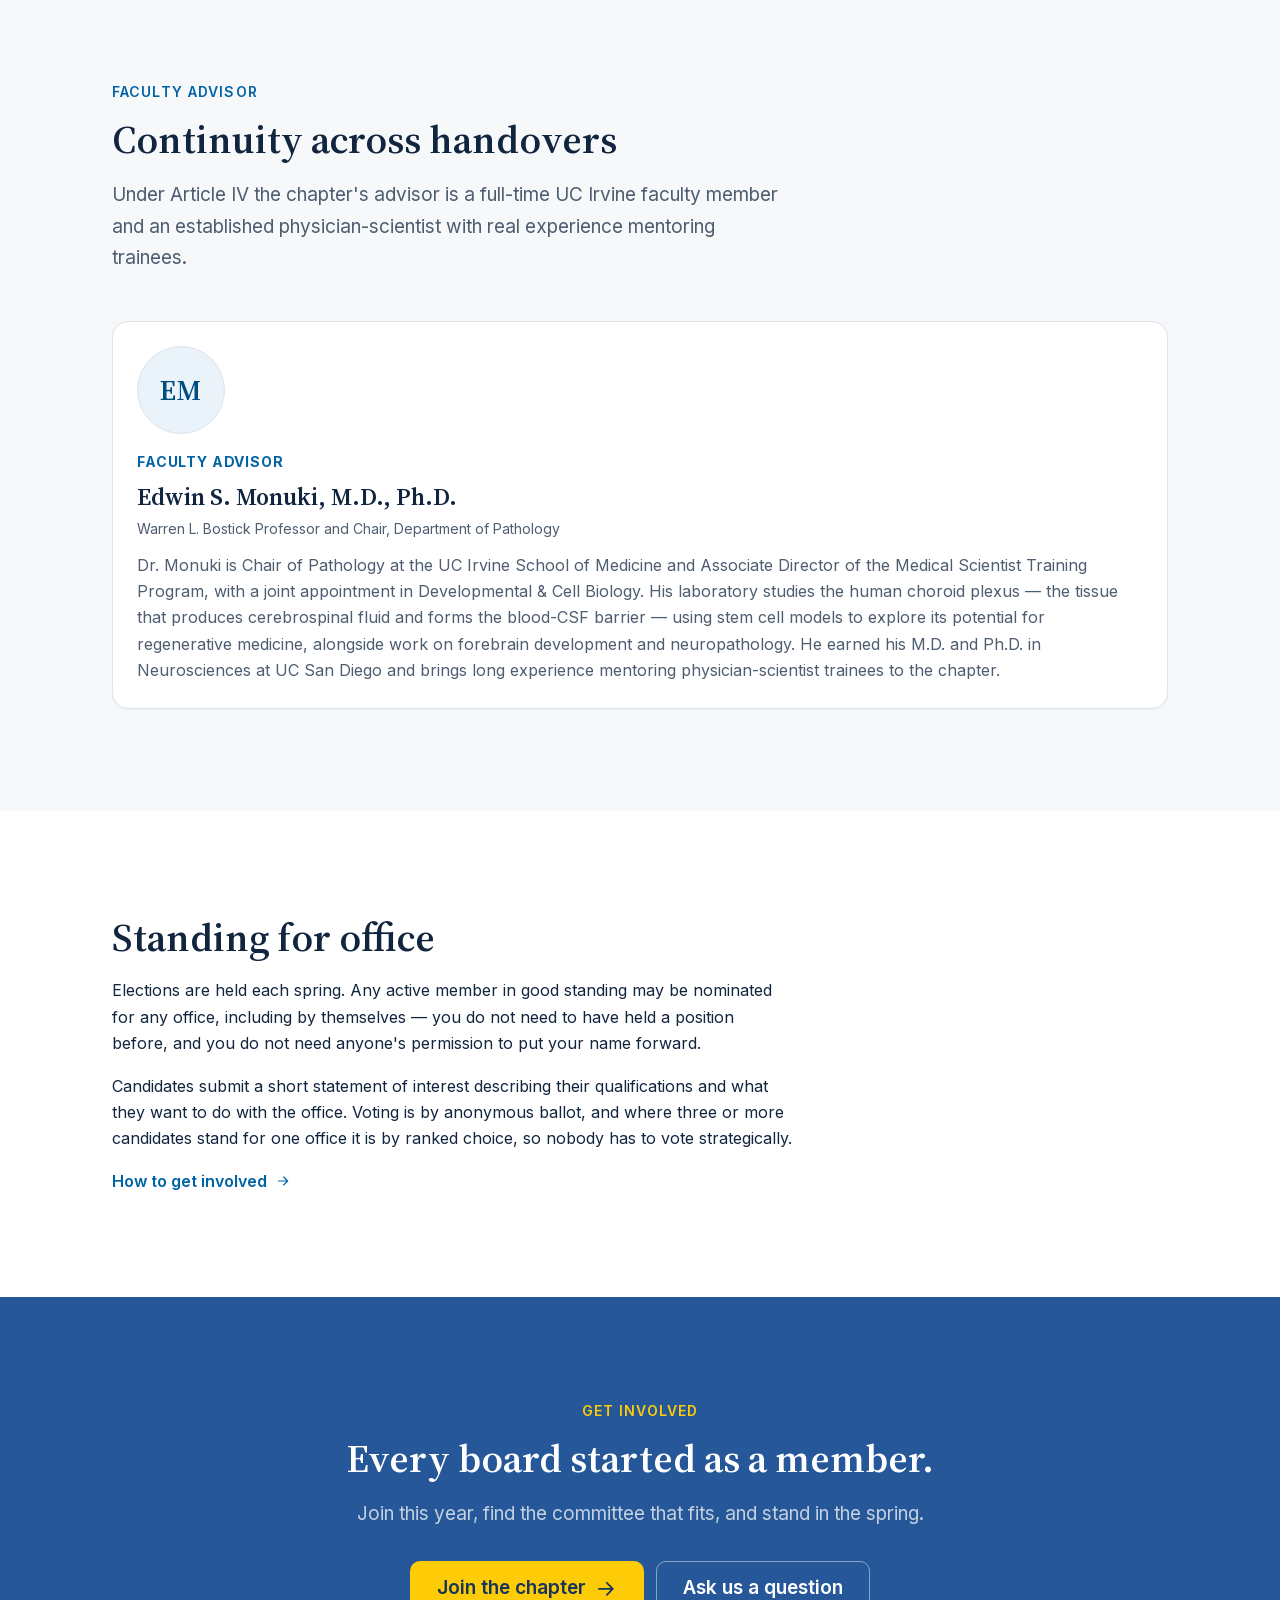
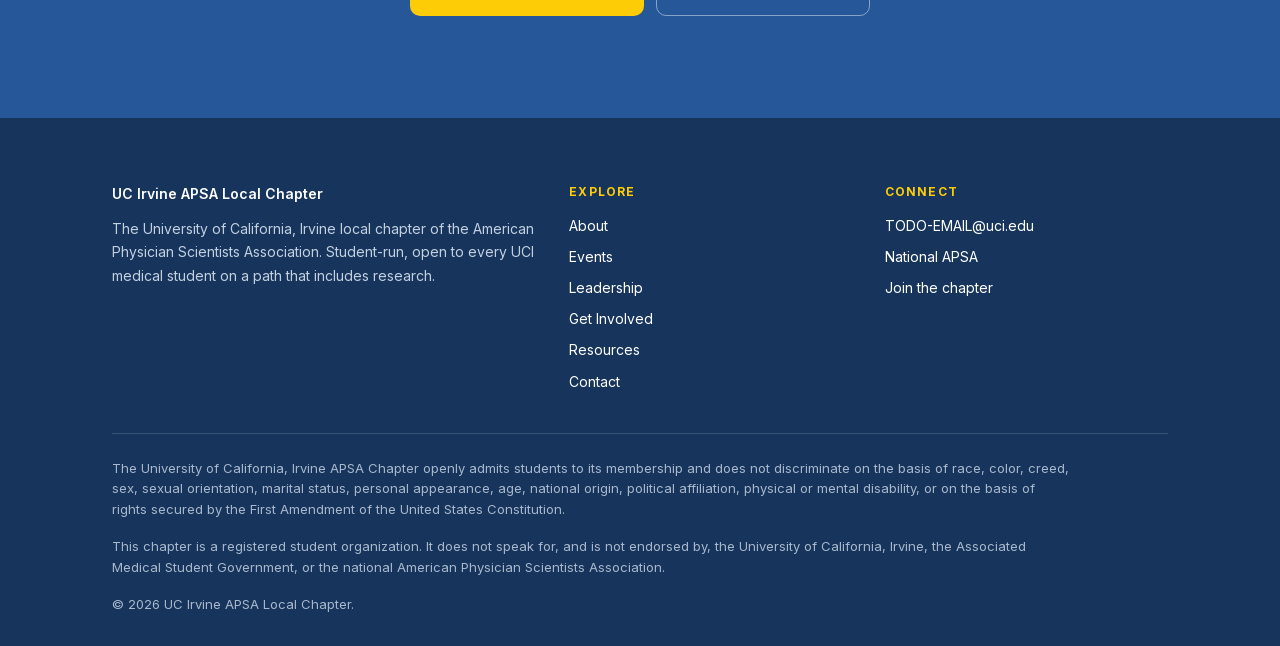
<file: leadership.html>
<!doctype html>
<html lang="en">
<head>
<meta charset="utf-8">
<meta name="viewport" content="width=device-width, initial-scale=1">
<title>Leadership | UC Irvine APSA Local Chapter</title>
<meta name="description" content="The executive committee and faculty advisor of the UC Irvine APSA local chapter.">
<!-- Tells the stylesheet that JavaScript is available, so the mobile menu
     can collapse. Without this the navigation simply stays visible. -->
<script>document.documentElement.className += " js";</script>
<link rel="icon" href="assets/img/favicon.svg" type="image/svg+xml">
<link rel="preload" href="assets/fonts/inter-var-latin.woff2" as="font" type="font/woff2" crossorigin>
<link rel="preload" href="assets/fonts/source-serif-4-600-latin.woff2" as="font" type="font/woff2" crossorigin>
<link rel="stylesheet" href="assets/css/styles.css">
<script defer src="assets/js/main.js"></script>
<script type="module" src="assets/js/leadership.js"></script>
</head>
<body>

<a class="skip-link" href="#main">Skip to main content</a>

<!-- ============================ HEADER ============================
     This block is repeated at the top of every page. If you change it
     here, change it in all the other .html files too.
     ================================================================ -->
<header class="site-header">
  <div class="container site-header__inner">
    <a class="brand" href="index.html">
      <img class="brand__mark" src="assets/img/logo.svg" alt="" width="77" height="26">
      <span class="brand__text">
        <span class="brand__name">UCI APSA</span>
        <span class="brand__sub">Local Chapter</span>
      </span>
    </a>

    <button class="nav-toggle" type="button" aria-expanded="false" aria-controls="site-nav">
      <svg class="icon nav-toggle__icon-open" viewBox="0 0 24 24" fill="none" stroke="currentColor" stroke-width="1.75" stroke-linecap="round" aria-hidden="true" focusable="false"><path d="M4 7h16M4 12h16M4 17h16"/></svg>
      <svg class="icon nav-toggle__icon-close" viewBox="0 0 24 24" fill="none" stroke="currentColor" stroke-width="1.75" stroke-linecap="round" aria-hidden="true" focusable="false"><path d="m6 6 12 12M18 6 6 18"/></svg>
      Menu
    </button>

    <nav class="site-nav" id="site-nav" aria-label="Main">
      <ul class="site-nav__list">
        <li><a class="site-nav__link" href="index.html">Home</a></li>
        <li><a class="site-nav__link" href="about.html">About</a></li>
        <li><a class="site-nav__link" href="events.html">Events</a></li>
        <li><a class="site-nav__link" href="leadership.html" aria-current="page">Leadership</a></li>
        <li><a class="site-nav__link" href="get-involved.html">Get Involved</a></li>
        <li><a class="site-nav__link" href="resources.html">Resources</a></li>
        <li><a class="site-nav__link" href="contact.html">Contact</a></li>
      </ul>
    </nav>
  </div>
</header>

<main id="main">

  <section class="page-header">
    <div class="container">
      <p class="eyebrow">Leadership</p>
      <h1>The <span data-board-year>current</span> executive committee</h1>
      <p class="lede">Officers serve one-year terms and are elected each spring by the active membership.</p>
    </div>
  </section>

  <section class="section">
    <div class="container">
      <div class="grid" data-board>
        <p class="is-loading">Loading the board&hellip;</p>
        <noscript>
          <div class="notice" role="note">
            <svg class="icon notice__icon" viewBox="0 0 24 24" fill="none" stroke="currentColor" stroke-width="1.75" stroke-linecap="round" stroke-linejoin="round" aria-hidden="true" focusable="false"><circle cx="12" cy="12" r="9"/><path d="M12 8h.01M11 12h1v4h1"/></svg>
            <div>
              <p>
                <strong>JavaScript is switched off in your browser.</strong>
                The board listing is loaded from a data file and needs JavaScript
                to display. Every other part of this site works without it &mdash;
                or <a href="contact.html">get in touch</a> and we will tell you who
                currently holds each office.
              </p>
            </div>
          </div>
        </noscript>
      </div>
    </div>
  </section>

  <section class="section section--surface">
    <div class="container">
      <div class="section__head">
        <p class="eyebrow">Faculty advisor</p>
        <h2>Continuity across handovers</h2>
        <p class="lede">
          Under Article IV the chapter's advisor is a full-time UC Irvine faculty
          member and an established physician-scientist with real experience
          mentoring trainees.
        </p>
      </div>
      <div class="grid" data-advisor></div>
    </div>
  </section>

  <section class="section">
    <div class="container">
      <div class="prose">
        <h2>Standing for office</h2>
        <p>
          Elections are held each spring. Any active member in good standing may be
          nominated for any office, including by themselves &mdash; you do not need to
          have held a position before, and you do not need anyone's permission to put
          your name forward.
        </p>
        <p>
          Candidates submit a short statement of interest describing their
          qualifications and what they want to do with the office. Voting is by
          anonymous ballot, and where three or more candidates stand for one office it
          is by ranked choice, so nobody has to vote strategically.
        </p>
        <p>
          <a class="arrow-link" href="get-involved.html">How to get involved <svg class="icon icon--sm" viewBox="0 0 24 24" fill="none" stroke="currentColor" stroke-width="1.75" stroke-linecap="round" stroke-linejoin="round" aria-hidden="true" focusable="false"><path d="M5 12h14M13 6l6 6-6 6"/></svg></a>
        </p>
      </div>
    </div>
  </section>

  <!-- ============================ CALL TO ACTION ============================ -->
  <section class="section on-dark cta-band">
    <div class="container">
      <div class="section__head section__head--center">
        <p class="eyebrow">Get involved</p>
        <h2>Every board started as a member.</h2>
        <p class="lede">Join this year, find the committee that fits, and stand in the spring.</p>
      </div>
      <div class="cta-band__actions">
        <a class="btn btn--primary btn--lg" href="get-involved.html">Join the chapter <svg class="icon" viewBox="0 0 24 24" fill="none" stroke="currentColor" stroke-width="1.75" stroke-linecap="round" stroke-linejoin="round" aria-hidden="true" focusable="false"><path d="M5 12h14M13 6l6 6-6 6"/></svg></a>
        <a class="btn btn--outline btn--lg" href="contact.html">Ask us a question</a>
      </div>
    </div>
  </section>

</main>

<!-- ============================ FOOTER ============================
     Repeated on every page. If you change it here, change it everywhere.
     ================================================================ -->
<footer class="site-footer">
  <div class="container">
    <div class="site-footer__grid">
      <div>
        <p class="site-footer__brand">UC Irvine APSA Local Chapter</p>
        <p class="site-footer__blurb">
          The University of California, Irvine local chapter of the American
          Physician Scientists Association. Student-run, open to every UCI medical
          student on a path that includes research.
        </p>
      </div>

      <nav aria-label="Footer">
        <p class="site-footer__heading">Explore</p>
        <ul class="site-footer__list">
          <li><a href="about.html">About</a></li>
          <li><a href="events.html">Events</a></li>
          <li><a href="leadership.html">Leadership</a></li>
          <li><a href="get-involved.html">Get Involved</a></li>
          <li><a href="resources.html">Resources</a></li>
          <li><a href="contact.html">Contact</a></li>
        </ul>
      </nav>

      <div>
        <p class="site-footer__heading">Connect</p>
        <ul class="site-footer__list">
          <!-- TODO: replace with the real chapter email address. It also
               appears on contact.html and in every other page footer. -->
          <li><a href="mailto:TODO-EMAIL@uci.edu">TODO-EMAIL@uci.edu</a></li>
          <li><a href="https://www.physicianscientists.org/">National APSA</a></li>
          <li><a href="get-involved.html">Join the chapter</a></li>
        </ul>
      </div>
    </div>

    <div class="site-footer__legal">
      <p>
        The University of California, Irvine APSA Chapter openly admits students to
        its membership and does not discriminate on the basis of race, color, creed,
        sex, sexual orientation, marital status, personal appearance, age, national
        origin, political affiliation, physical or mental disability, or on the basis
        of rights secured by the First Amendment of the United States Constitution.
      </p>
      <p>
        This chapter is a registered student organization. It does not speak for, and
        is not endorsed by, the University of California, Irvine, the Associated
        Medical Student Government, or the national American Physician Scientists
        Association.
      </p>
      <p>&copy; <span data-current-year>2026</span> UC Irvine APSA Local Chapter.</p>
    </div>
  </div>
</footer>

</body>
</html>
</file>
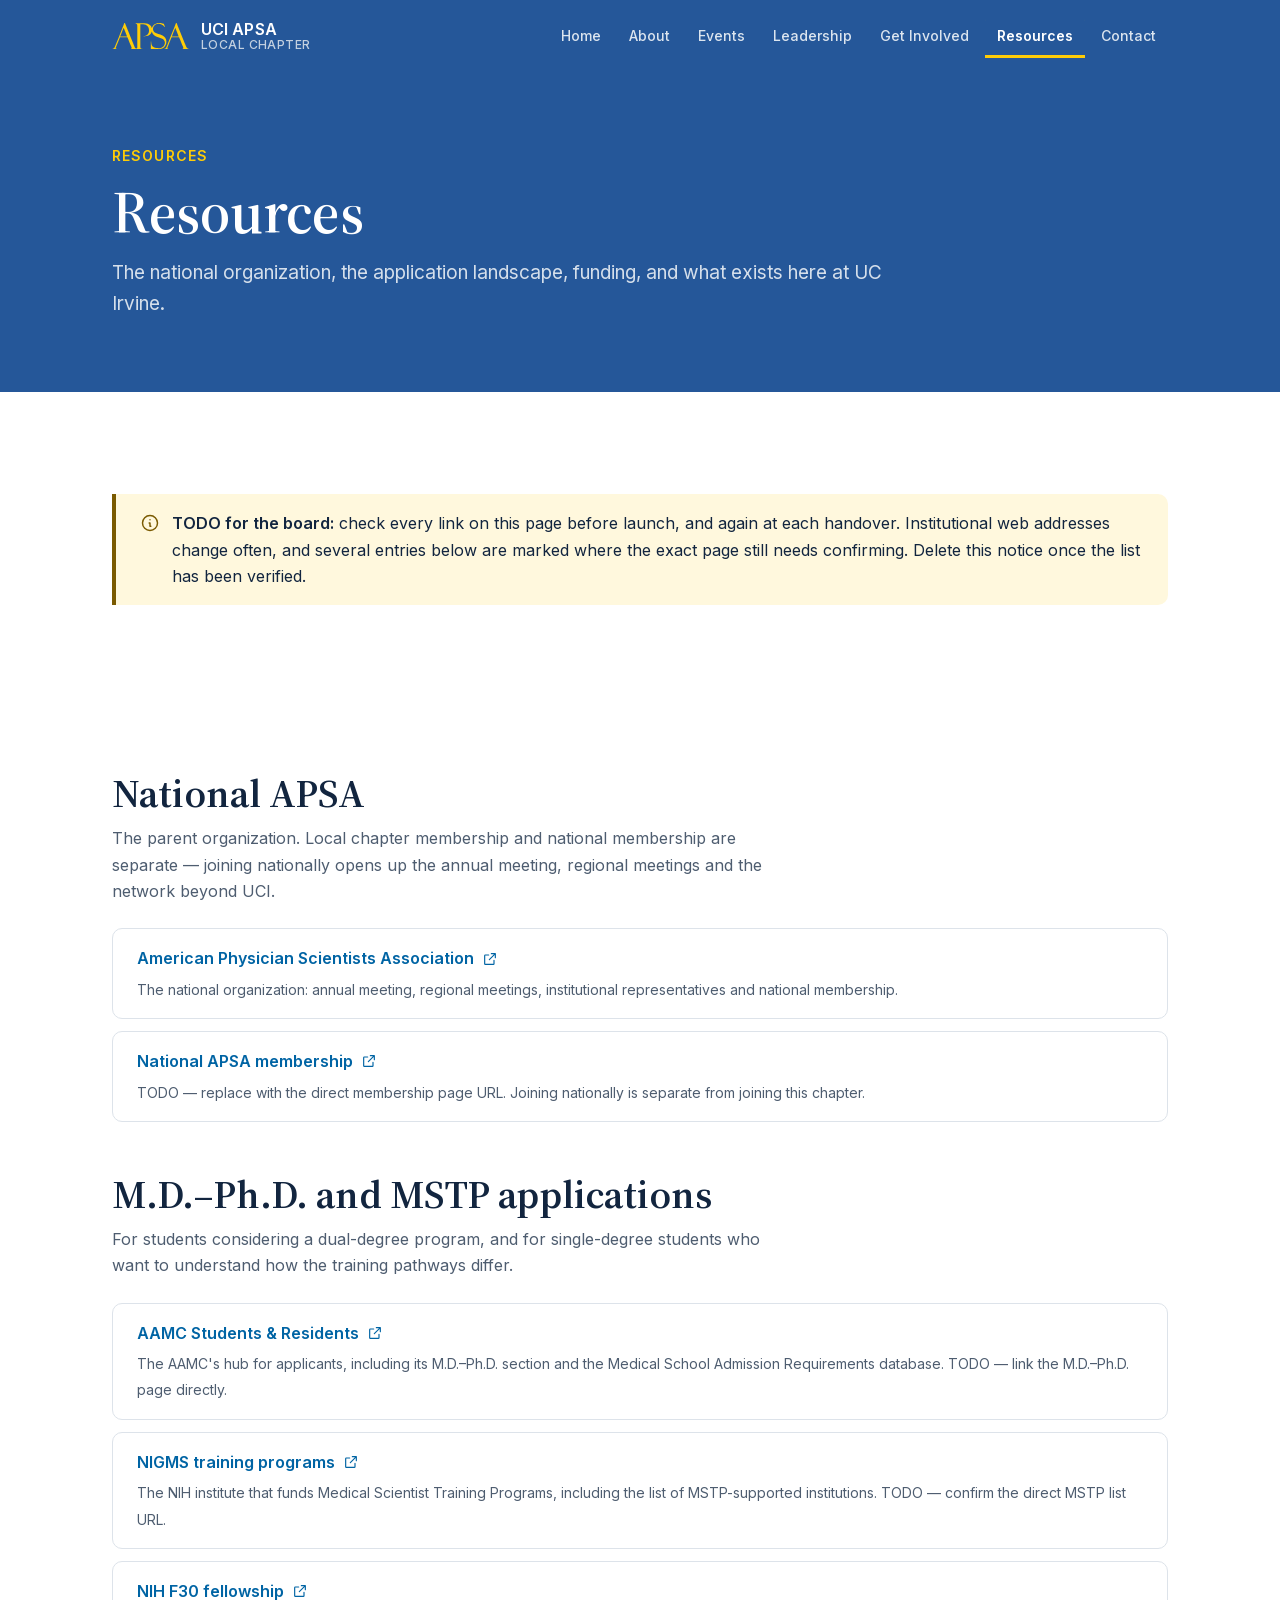
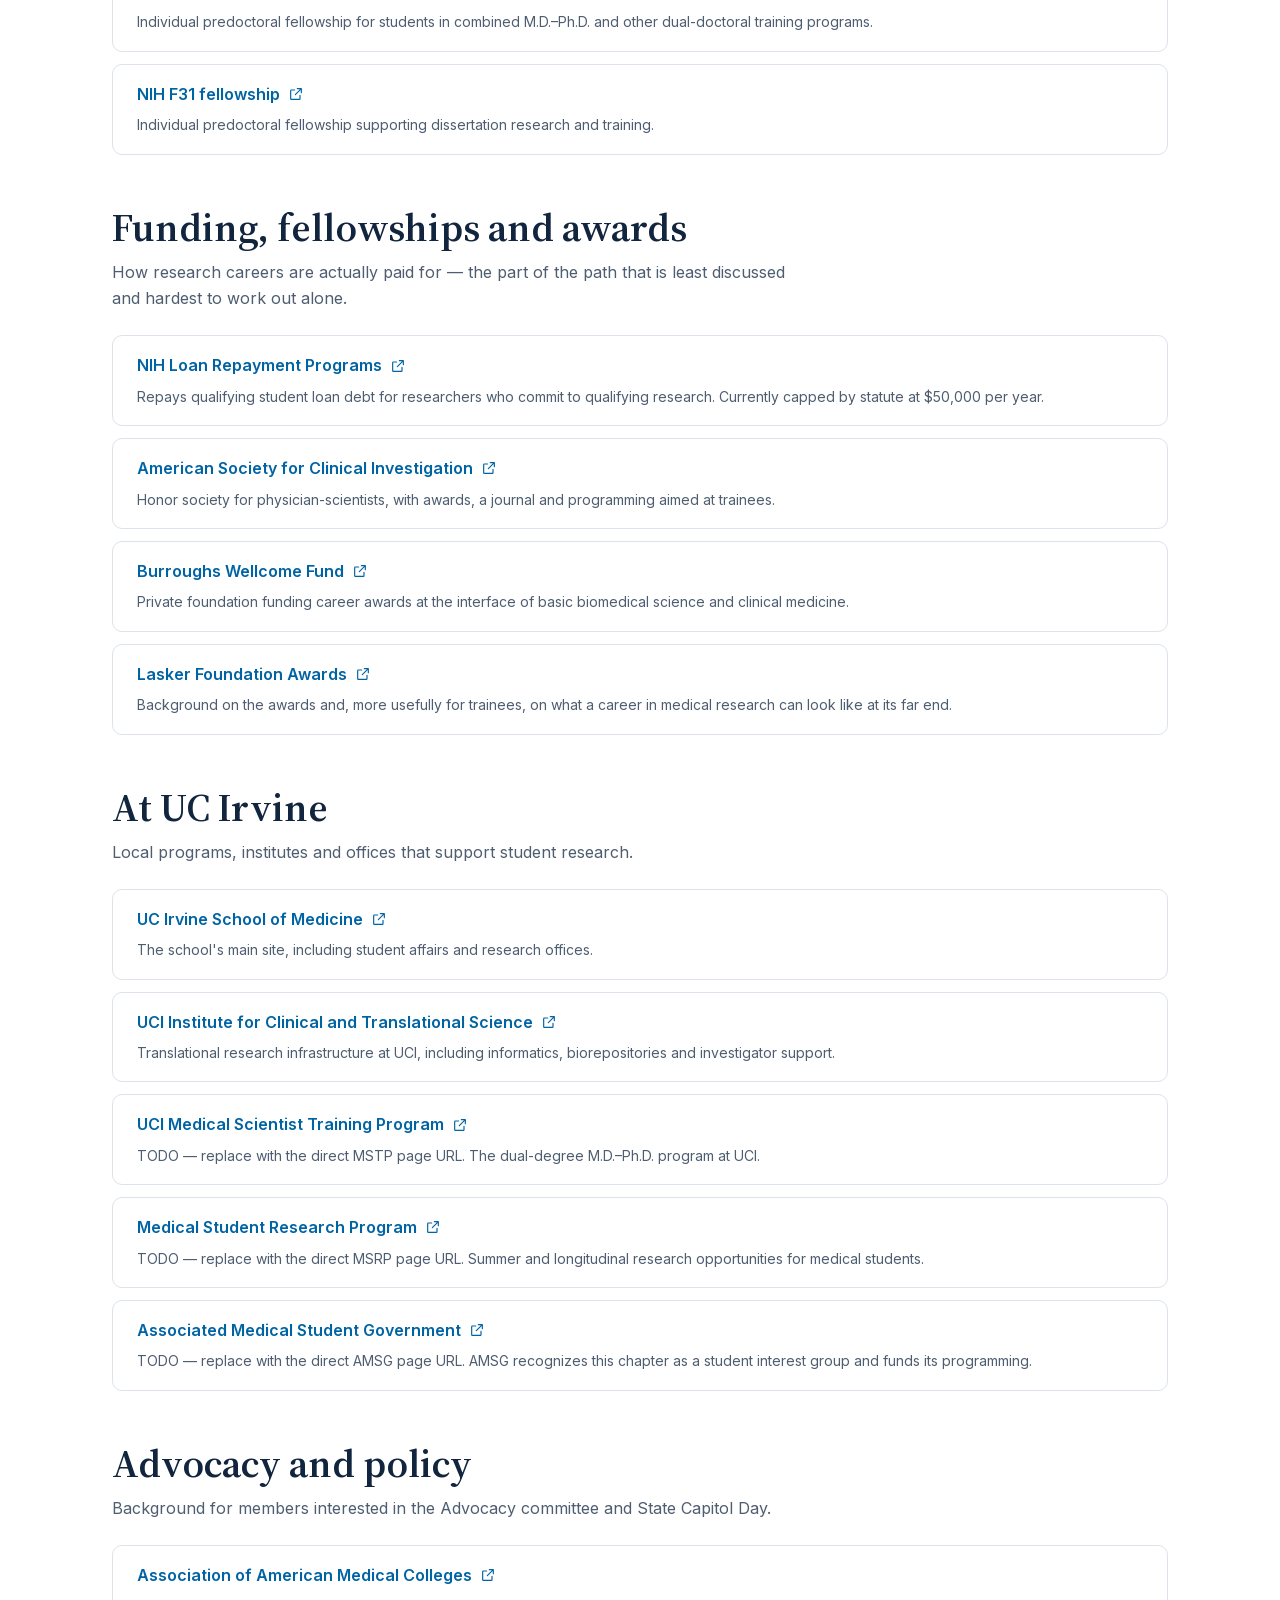
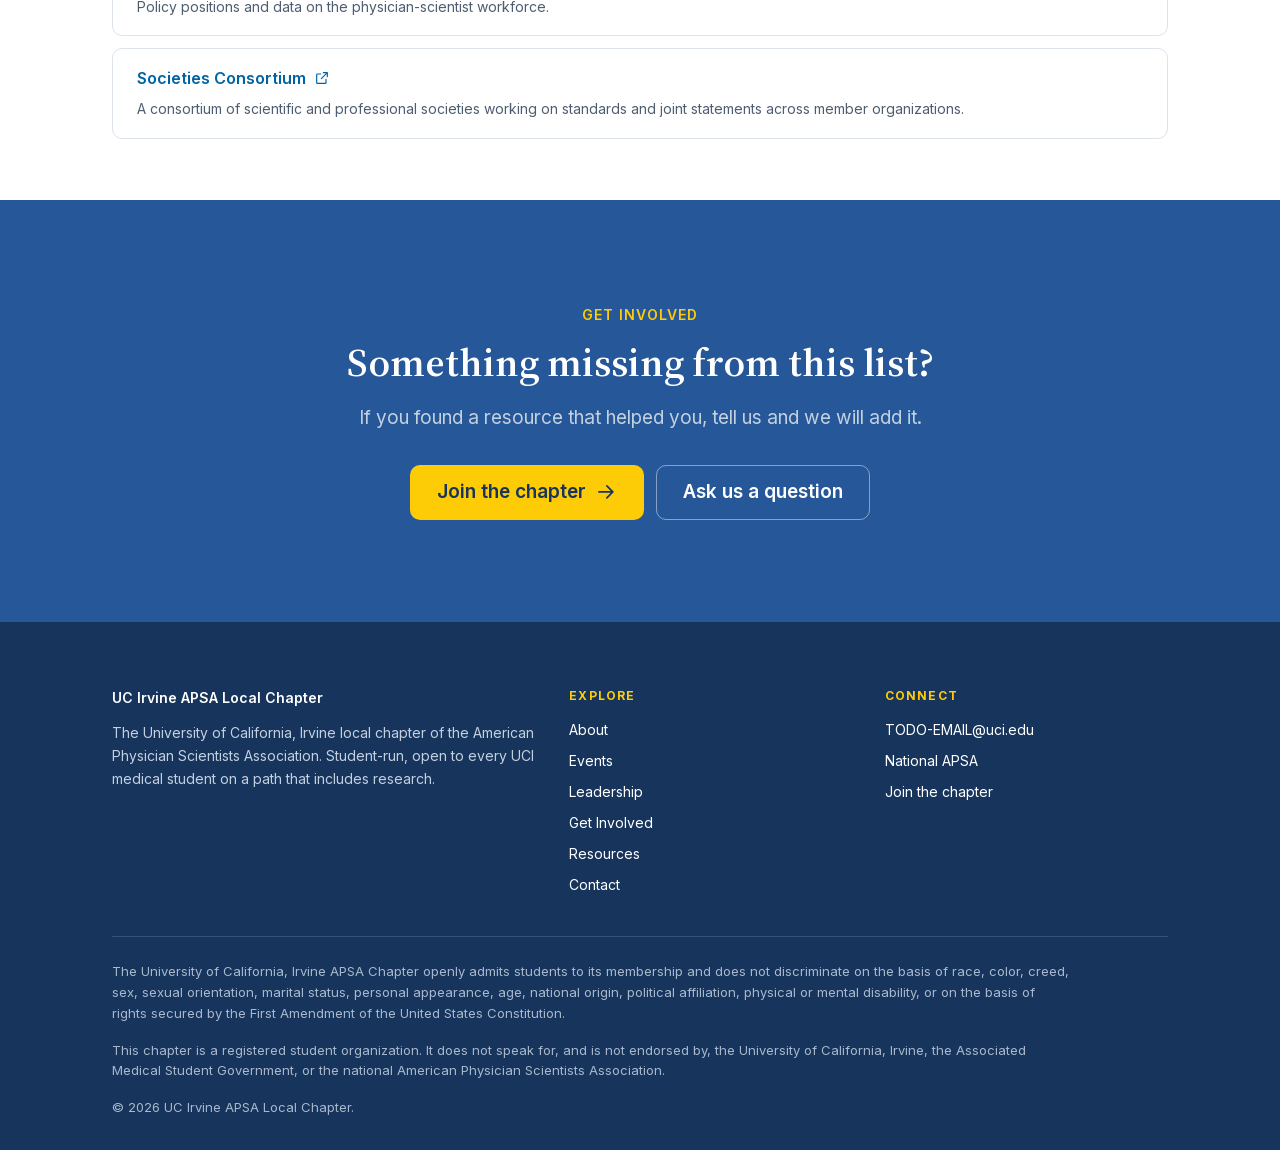
<file: resources.html>
<!doctype html>
<html lang="en">
<head>
<meta charset="utf-8">
<meta name="viewport" content="width=device-width, initial-scale=1">
<title>Resources | UC Irvine APSA Local Chapter</title>
<meta name="description" content="National APSA, M.D.-Ph.D. and MSTP application resources, funding and fellowships, and UC Irvine specific information.">
<!-- Tells the stylesheet that JavaScript is available, so the mobile menu
     can collapse. Without this the navigation simply stays visible. -->
<script>document.documentElement.className += " js";</script>
<link rel="icon" href="assets/img/favicon.svg" type="image/svg+xml">
<link rel="preload" href="assets/fonts/inter-var-latin.woff2" as="font" type="font/woff2" crossorigin>
<link rel="preload" href="assets/fonts/source-serif-4-600-latin.woff2" as="font" type="font/woff2" crossorigin>
<link rel="stylesheet" href="assets/css/styles.css">
<script defer src="assets/js/main.js"></script>
</head>
<body>

<a class="skip-link" href="#main">Skip to main content</a>

<!-- ============================ HEADER ============================
     This block is repeated at the top of every page. If you change it
     here, change it in all the other .html files too.
     ================================================================ -->
<header class="site-header">
  <div class="container site-header__inner">
    <a class="brand" href="index.html">
      <img class="brand__mark" src="assets/img/logo.svg" alt="" width="77" height="26">
      <span class="brand__text">
        <span class="brand__name">UCI APSA</span>
        <span class="brand__sub">Local Chapter</span>
      </span>
    </a>

    <button class="nav-toggle" type="button" aria-expanded="false" aria-controls="site-nav">
      <svg class="icon nav-toggle__icon-open" viewBox="0 0 24 24" fill="none" stroke="currentColor" stroke-width="1.75" stroke-linecap="round" aria-hidden="true" focusable="false"><path d="M4 7h16M4 12h16M4 17h16"/></svg>
      <svg class="icon nav-toggle__icon-close" viewBox="0 0 24 24" fill="none" stroke="currentColor" stroke-width="1.75" stroke-linecap="round" aria-hidden="true" focusable="false"><path d="m6 6 12 12M18 6 6 18"/></svg>
      Menu
    </button>

    <nav class="site-nav" id="site-nav" aria-label="Main">
      <ul class="site-nav__list">
        <li><a class="site-nav__link" href="index.html">Home</a></li>
        <li><a class="site-nav__link" href="about.html">About</a></li>
        <li><a class="site-nav__link" href="events.html">Events</a></li>
        <li><a class="site-nav__link" href="leadership.html">Leadership</a></li>
        <li><a class="site-nav__link" href="get-involved.html">Get Involved</a></li>
        <li><a class="site-nav__link" href="resources.html" aria-current="page">Resources</a></li>
        <li><a class="site-nav__link" href="contact.html">Contact</a></li>
      </ul>
    </nav>
  </div>
</header>

<main id="main">

  <section class="page-header">
    <div class="container">
      <p class="eyebrow">Resources</p>
      <h1>Resources</h1>
      <p class="lede">The national organization, the application landscape, funding, and what exists here at UC Irvine.</p>
    </div>
  </section>

  <section class="section">
    <div class="container">
      <div class="notice notice--todo" role="note">
        <svg class="icon notice__icon" viewBox="0 0 24 24" fill="none" stroke="currentColor" stroke-width="1.75" stroke-linecap="round" stroke-linejoin="round" aria-hidden="true" focusable="false"><circle cx="12" cy="12" r="9"/><path d="M12 8h.01M11 12h1v4h1"/></svg>
        <div>
          <p>
            <strong>TODO for the board:</strong> check every link on this page before
            launch, and again at each handover. Institutional web addresses change
            often, and several entries below are marked where the exact page still
            needs confirming. Delete this notice once the list has been verified.
          </p>
        </div>
      </div>
    </div>
  </section>

  <section class="section section--tight">
    <div class="container">

      <div class="resource-group">
        <h2 class="resource-group__title">National APSA</h2>
        <p class="resource-group__note">
          The parent organization. Local chapter membership and national membership
          are separate &mdash; joining nationally opens up the annual meeting, regional
          meetings and the network beyond UCI.
        </p>
        <ul class="link-list">
          <li><a class="link-card" href="https://www.physicianscientists.org/">
            <span class="link-card__title">American Physician Scientists Association<svg class="icon icon--sm" viewBox="0 0 24 24" fill="none" stroke="currentColor" stroke-width="1.75" stroke-linecap="round" stroke-linejoin="round" aria-hidden="true" focusable="false"><path d="M14 4h6v6M20 4l-9 9"/><path d="M18 14v5a1 1 0 0 1-1 1H5a1 1 0 0 1-1-1V7a1 1 0 0 1 1-1h5"/></svg></span>
            <span class="link-card__desc">The national organization: annual meeting, regional meetings, institutional representatives and national membership.</span>
          </a></li>
          <li><a class="link-card" href="https://www.physicianscientists.org/">
            <span class="link-card__title">National APSA membership<svg class="icon icon--sm" viewBox="0 0 24 24" fill="none" stroke="currentColor" stroke-width="1.75" stroke-linecap="round" stroke-linejoin="round" aria-hidden="true" focusable="false"><path d="M14 4h6v6M20 4l-9 9"/><path d="M18 14v5a1 1 0 0 1-1 1H5a1 1 0 0 1-1-1V7a1 1 0 0 1 1-1h5"/></svg></span>
            <span class="link-card__desc">TODO &mdash; replace with the direct membership page URL. Joining nationally is separate from joining this chapter.</span>
          </a></li>
        </ul>
      </div>

      <div class="resource-group">
        <h2 class="resource-group__title">M.D.&ndash;Ph.D. and MSTP applications</h2>
        <p class="resource-group__note">
          For students considering a dual-degree program, and for single-degree
          students who want to understand how the training pathways differ.
        </p>
        <ul class="link-list">
          <li><a class="link-card" href="https://students-residents.aamc.org/">
            <span class="link-card__title">AAMC Students &amp; Residents<svg class="icon icon--sm" viewBox="0 0 24 24" fill="none" stroke="currentColor" stroke-width="1.75" stroke-linecap="round" stroke-linejoin="round" aria-hidden="true" focusable="false"><path d="M14 4h6v6M20 4l-9 9"/><path d="M18 14v5a1 1 0 0 1-1 1H5a1 1 0 0 1-1-1V7a1 1 0 0 1 1-1h5"/></svg></span>
            <span class="link-card__desc">The AAMC's hub for applicants, including its M.D.&ndash;Ph.D. section and the Medical School Admission Requirements database. TODO &mdash; link the M.D.&ndash;Ph.D. page directly.</span>
          </a></li>
          <li><a class="link-card" href="https://www.nigms.nih.gov/training/">
            <span class="link-card__title">NIGMS training programs<svg class="icon icon--sm" viewBox="0 0 24 24" fill="none" stroke="currentColor" stroke-width="1.75" stroke-linecap="round" stroke-linejoin="round" aria-hidden="true" focusable="false"><path d="M14 4h6v6M20 4l-9 9"/><path d="M18 14v5a1 1 0 0 1-1 1H5a1 1 0 0 1-1-1V7a1 1 0 0 1 1-1h5"/></svg></span>
            <span class="link-card__desc">The NIH institute that funds Medical Scientist Training Programs, including the list of MSTP-supported institutions. TODO &mdash; confirm the direct MSTP list URL.</span>
          </a></li>
          <li><a class="link-card" href="https://researchtraining.nih.gov/programs/fellowships/F30">
            <span class="link-card__title">NIH F30 fellowship<svg class="icon icon--sm" viewBox="0 0 24 24" fill="none" stroke="currentColor" stroke-width="1.75" stroke-linecap="round" stroke-linejoin="round" aria-hidden="true" focusable="false"><path d="M14 4h6v6M20 4l-9 9"/><path d="M18 14v5a1 1 0 0 1-1 1H5a1 1 0 0 1-1-1V7a1 1 0 0 1 1-1h5"/></svg></span>
            <span class="link-card__desc">Individual predoctoral fellowship for students in combined M.D.&ndash;Ph.D. and other dual-doctoral training programs.</span>
          </a></li>
          <li><a class="link-card" href="https://researchtraining.nih.gov/programs/fellowships/F31">
            <span class="link-card__title">NIH F31 fellowship<svg class="icon icon--sm" viewBox="0 0 24 24" fill="none" stroke="currentColor" stroke-width="1.75" stroke-linecap="round" stroke-linejoin="round" aria-hidden="true" focusable="false"><path d="M14 4h6v6M20 4l-9 9"/><path d="M18 14v5a1 1 0 0 1-1 1H5a1 1 0 0 1-1-1V7a1 1 0 0 1 1-1h5"/></svg></span>
            <span class="link-card__desc">Individual predoctoral fellowship supporting dissertation research and training.</span>
          </a></li>
        </ul>
      </div>

      <div class="resource-group">
        <h2 class="resource-group__title">Funding, fellowships and awards</h2>
        <p class="resource-group__note">
          How research careers are actually paid for &mdash; the part of the path that
          is least discussed and hardest to work out alone.
        </p>
        <ul class="link-list">
          <li><a class="link-card" href="https://www.lrp.nih.gov/">
            <span class="link-card__title">NIH Loan Repayment Programs<svg class="icon icon--sm" viewBox="0 0 24 24" fill="none" stroke="currentColor" stroke-width="1.75" stroke-linecap="round" stroke-linejoin="round" aria-hidden="true" focusable="false"><path d="M14 4h6v6M20 4l-9 9"/><path d="M18 14v5a1 1 0 0 1-1 1H5a1 1 0 0 1-1-1V7a1 1 0 0 1 1-1h5"/></svg></span>
            <span class="link-card__desc">Repays qualifying student loan debt for researchers who commit to qualifying research. Currently capped by statute at $50,000 per year.</span>
          </a></li>
          <li><a class="link-card" href="https://www.the-asci.org/">
            <span class="link-card__title">American Society for Clinical Investigation<svg class="icon icon--sm" viewBox="0 0 24 24" fill="none" stroke="currentColor" stroke-width="1.75" stroke-linecap="round" stroke-linejoin="round" aria-hidden="true" focusable="false"><path d="M14 4h6v6M20 4l-9 9"/><path d="M18 14v5a1 1 0 0 1-1 1H5a1 1 0 0 1-1-1V7a1 1 0 0 1 1-1h5"/></svg></span>
            <span class="link-card__desc">Honor society for physician-scientists, with awards, a journal and programming aimed at trainees.</span>
          </a></li>
          <li><a class="link-card" href="https://www.bwfund.org/">
            <span class="link-card__title">Burroughs Wellcome Fund<svg class="icon icon--sm" viewBox="0 0 24 24" fill="none" stroke="currentColor" stroke-width="1.75" stroke-linecap="round" stroke-linejoin="round" aria-hidden="true" focusable="false"><path d="M14 4h6v6M20 4l-9 9"/><path d="M18 14v5a1 1 0 0 1-1 1H5a1 1 0 0 1-1-1V7a1 1 0 0 1 1-1h5"/></svg></span>
            <span class="link-card__desc">Private foundation funding career awards at the interface of basic biomedical science and clinical medicine.</span>
          </a></li>
          <li><a class="link-card" href="https://laskerfoundation.org/awards/about-the-awards/">
            <span class="link-card__title">Lasker Foundation Awards<svg class="icon icon--sm" viewBox="0 0 24 24" fill="none" stroke="currentColor" stroke-width="1.75" stroke-linecap="round" stroke-linejoin="round" aria-hidden="true" focusable="false"><path d="M14 4h6v6M20 4l-9 9"/><path d="M18 14v5a1 1 0 0 1-1 1H5a1 1 0 0 1-1-1V7a1 1 0 0 1 1-1h5"/></svg></span>
            <span class="link-card__desc">Background on the awards and, more usefully for trainees, on what a career in medical research can look like at its far end.</span>
          </a></li>
        </ul>
      </div>

      <div class="resource-group">
        <h2 class="resource-group__title">At UC Irvine</h2>
        <p class="resource-group__note">
          Local programs, institutes and offices that support student research.
        </p>
        <ul class="link-list">
          <li><a class="link-card" href="https://medschool.uci.edu/">
            <span class="link-card__title">UC Irvine School of Medicine<svg class="icon icon--sm" viewBox="0 0 24 24" fill="none" stroke="currentColor" stroke-width="1.75" stroke-linecap="round" stroke-linejoin="round" aria-hidden="true" focusable="false"><path d="M14 4h6v6M20 4l-9 9"/><path d="M18 14v5a1 1 0 0 1-1 1H5a1 1 0 0 1-1-1V7a1 1 0 0 1 1-1h5"/></svg></span>
            <span class="link-card__desc">The school's main site, including student affairs and research offices.</span>
          </a></li>
          <li><a class="link-card" href="https://www.icts.uci.edu/">
            <span class="link-card__title">UCI Institute for Clinical and Translational Science<svg class="icon icon--sm" viewBox="0 0 24 24" fill="none" stroke="currentColor" stroke-width="1.75" stroke-linecap="round" stroke-linejoin="round" aria-hidden="true" focusable="false"><path d="M14 4h6v6M20 4l-9 9"/><path d="M18 14v5a1 1 0 0 1-1 1H5a1 1 0 0 1-1-1V7a1 1 0 0 1 1-1h5"/></svg></span>
            <span class="link-card__desc">Translational research infrastructure at UCI, including informatics, biorepositories and investigator support.</span>
          </a></li>
          <li><a class="link-card" href="https://medschool.uci.edu/">
            <span class="link-card__title">UCI Medical Scientist Training Program<svg class="icon icon--sm" viewBox="0 0 24 24" fill="none" stroke="currentColor" stroke-width="1.75" stroke-linecap="round" stroke-linejoin="round" aria-hidden="true" focusable="false"><path d="M14 4h6v6M20 4l-9 9"/><path d="M18 14v5a1 1 0 0 1-1 1H5a1 1 0 0 1-1-1V7a1 1 0 0 1 1-1h5"/></svg></span>
            <span class="link-card__desc">TODO &mdash; replace with the direct MSTP page URL. The dual-degree M.D.&ndash;Ph.D. program at UCI.</span>
          </a></li>
          <li><a class="link-card" href="https://medschool.uci.edu/">
            <span class="link-card__title">Medical Student Research Program<svg class="icon icon--sm" viewBox="0 0 24 24" fill="none" stroke="currentColor" stroke-width="1.75" stroke-linecap="round" stroke-linejoin="round" aria-hidden="true" focusable="false"><path d="M14 4h6v6M20 4l-9 9"/><path d="M18 14v5a1 1 0 0 1-1 1H5a1 1 0 0 1-1-1V7a1 1 0 0 1 1-1h5"/></svg></span>
            <span class="link-card__desc">TODO &mdash; replace with the direct MSRP page URL. Summer and longitudinal research opportunities for medical students.</span>
          </a></li>
          <li><a class="link-card" href="https://medschool.uci.edu/">
            <span class="link-card__title">Associated Medical Student Government<svg class="icon icon--sm" viewBox="0 0 24 24" fill="none" stroke="currentColor" stroke-width="1.75" stroke-linecap="round" stroke-linejoin="round" aria-hidden="true" focusable="false"><path d="M14 4h6v6M20 4l-9 9"/><path d="M18 14v5a1 1 0 0 1-1 1H5a1 1 0 0 1-1-1V7a1 1 0 0 1 1-1h5"/></svg></span>
            <span class="link-card__desc">TODO &mdash; replace with the direct AMSG page URL. AMSG recognizes this chapter as a student interest group and funds its programming.</span>
          </a></li>
        </ul>
      </div>

      <div class="resource-group">
        <h2 class="resource-group__title">Advocacy and policy</h2>
        <p class="resource-group__note">
          Background for members interested in the Advocacy committee and State
          Capitol Day.
        </p>
        <ul class="link-list">
          <li><a class="link-card" href="https://www.aamc.org/">
            <span class="link-card__title">Association of American Medical Colleges<svg class="icon icon--sm" viewBox="0 0 24 24" fill="none" stroke="currentColor" stroke-width="1.75" stroke-linecap="round" stroke-linejoin="round" aria-hidden="true" focusable="false"><path d="M14 4h6v6M20 4l-9 9"/><path d="M18 14v5a1 1 0 0 1-1 1H5a1 1 0 0 1-1-1V7a1 1 0 0 1 1-1h5"/></svg></span>
            <span class="link-card__desc">Policy positions and data on the physician-scientist workforce.</span>
          </a></li>
          <li><a class="link-card" href="https://societiesconsortium.com/">
            <span class="link-card__title">Societies Consortium<svg class="icon icon--sm" viewBox="0 0 24 24" fill="none" stroke="currentColor" stroke-width="1.75" stroke-linecap="round" stroke-linejoin="round" aria-hidden="true" focusable="false"><path d="M14 4h6v6M20 4l-9 9"/><path d="M18 14v5a1 1 0 0 1-1 1H5a1 1 0 0 1-1-1V7a1 1 0 0 1 1-1h5"/></svg></span>
            <span class="link-card__desc">A consortium of scientific and professional societies working on standards and joint statements across member organizations.</span>
          </a></li>
        </ul>
      </div>

    </div>
  </section>

  <!-- ============================ CALL TO ACTION ============================ -->
  <section class="section on-dark cta-band">
    <div class="container">
      <div class="section__head section__head--center">
        <p class="eyebrow">Get involved</p>
        <h2>Something missing from this list?</h2>
        <p class="lede">If you found a resource that helped you, tell us and we will add it.</p>
      </div>
      <div class="cta-band__actions">
        <a class="btn btn--primary btn--lg" href="get-involved.html">Join the chapter <svg class="icon" viewBox="0 0 24 24" fill="none" stroke="currentColor" stroke-width="1.75" stroke-linecap="round" stroke-linejoin="round" aria-hidden="true" focusable="false"><path d="M5 12h14M13 6l6 6-6 6"/></svg></a>
        <a class="btn btn--outline btn--lg" href="contact.html">Ask us a question</a>
      </div>
    </div>
  </section>

</main>

<!-- ============================ FOOTER ============================
     Repeated on every page. If you change it here, change it everywhere.
     ================================================================ -->
<footer class="site-footer">
  <div class="container">
    <div class="site-footer__grid">
      <div>
        <p class="site-footer__brand">UC Irvine APSA Local Chapter</p>
        <p class="site-footer__blurb">
          The University of California, Irvine local chapter of the American
          Physician Scientists Association. Student-run, open to every UCI medical
          student on a path that includes research.
        </p>
      </div>

      <nav aria-label="Footer">
        <p class="site-footer__heading">Explore</p>
        <ul class="site-footer__list">
          <li><a href="about.html">About</a></li>
          <li><a href="events.html">Events</a></li>
          <li><a href="leadership.html">Leadership</a></li>
          <li><a href="get-involved.html">Get Involved</a></li>
          <li><a href="resources.html">Resources</a></li>
          <li><a href="contact.html">Contact</a></li>
        </ul>
      </nav>

      <div>
        <p class="site-footer__heading">Connect</p>
        <ul class="site-footer__list">
          <!-- TODO: replace with the real chapter email address. It also
               appears on contact.html and in every other page footer. -->
          <li><a href="mailto:TODO-EMAIL@uci.edu">TODO-EMAIL@uci.edu</a></li>
          <li><a href="https://www.physicianscientists.org/">National APSA</a></li>
          <li><a href="get-involved.html">Join the chapter</a></li>
        </ul>
      </div>
    </div>

    <div class="site-footer__legal">
      <p>
        The University of California, Irvine APSA Chapter openly admits students to
        its membership and does not discriminate on the basis of race, color, creed,
        sex, sexual orientation, marital status, personal appearance, age, national
        origin, political affiliation, physical or mental disability, or on the basis
        of rights secured by the First Amendment of the United States Constitution.
      </p>
      <p>
        This chapter is a registered student organization. It does not speak for, and
        is not endorsed by, the University of California, Irvine, the Associated
        Medical Student Government, or the national American Physician Scientists
        Association.
      </p>
      <p>&copy; <span data-current-year>2026</span> UC Irvine APSA Local Chapter.</p>
    </div>
  </div>
</footer>

</body>
</html>
</file>
<file: assets/css/styles.css>
/* =========================================================================
   UC IRVINE APSA LOCAL CHAPTER — STYLESHEET
   =========================================================================

   This is the ONLY stylesheet for the whole site. It is plain CSS. There is
   no build step, no preprocessor, and nothing to install. Edit it in any
   text editor and refresh the browser.

   HOW THIS FILE IS ORGANIZED
     01. Design tokens .......... colors, fonts, spacing (change things HERE)
     02. Fonts .................. self-hosted @font-face declarations
     03. Reset & base ........... sensible defaults
     04. Accessibility helpers .. skip link, focus rings, screen-reader text
     05. Layout ................. container, sections, grids
     06. Header & navigation
     07. Hero
     08. Buttons & links
     09. Cards .................. generic, committee, event, person
     10. Notices & empty states . messages shown when data cannot load
     11. Prose .................. long-form text blocks
     12. Resource lists
     13. Footer
     14. Utilities
     15. Print

   THE ONE COLOR RULE YOU MUST NOT BREAK
     UC Irvine Gold (#FECC07) on a white background is a 1.52:1 contrast
     ratio. That is unreadable and fails accessibility requirements. Gold is
     only ever used on UCI blue, or as a non-text accent (bars, rules, icons).
     If you need gold-colored TEXT on a light background, use --gold-ink.
   ========================================================================= */


/* =========================================================================
   01. DESIGN TOKENS
   Change a value here and it updates everywhere on the site.
   ========================================================================= */

:root {
  /* --- Brand colors ---------------------------------------------------
     The three --brand-* tokens are the dark surfaces of the site. They are
     named by ROLE, not by a number, because --brand-card is DARKER than
     --brand-base rather than lighter — see the note on it below.         */
  --brand-base: #255799;  /* UCI Blue. Header, hero, page head, CTA band   */
  --brand-deep: #16345c;  /* Footer; also the dark label on gold buttons   */
  /* Cards sitting on --brand-base. This steps DOWN in lightness, not up.
     --brand-base is light enough that anything lighter drops gold links
     below the 4.5:1 minimum, so raised surfaces are drawn as recessed
     ones. Do not lighten this value without re-checking contrast.        */
  --brand-card: #204d86;
  --blue-600: #0064a4;   /* Link + primary-button blue on LIGHT surfaces  */
  --blue-700: #004e80;   /* Hover / pressed                               */
  --blue-50:  #eaf3f9;   /* Tinted panels                                 */
  --gold-500: #fecc07;   /* UC Irvine Gold. Accents only — see rule above */
  --gold-ink: #7a5a00;   /* Gold-ish TEXT on light backgrounds            */

  /* --- Neutrals ------------------------------------------------------ */
  --white:      #ffffff;
  --surface:    #f6f8fa; /* Alternating section background                */
  --border:     #dde3ea;
  --text:       #12253f; /* Body copy                                     */
  --text-muted: #4e5d70; /* Meta, captions, secondary copy                */

  /* --- Semantic aliases ----------------------------------------------
     Dark sections override these, so components adapt automatically
     without needing their own dark-mode rules.                          */
  --bg:          var(--white);
  --fg:          var(--text);
  --fg-muted:    var(--text-muted);
  --rule:        var(--border);
  --link:        var(--blue-600);
  --link-hover:  var(--blue-700);
  --accent:      var(--blue-600);
  --focus-ring:  var(--blue-600);
  --card-bg:     var(--white);
  --card-border: var(--border);

  /* --- Type ----------------------------------------------------------- */
  --font-serif: "Source Serif 4", Iowan Old Style, Palatino, Georgia,
                "Times New Roman", serif;
  --font-sans:  "Inter", -apple-system, BlinkMacSystemFont, "Segoe UI",
                Roboto, Helvetica, Arial, sans-serif;

  /* Fluid type scale. clamp(MIN, PREFERRED, MAX) — grows with the screen
     but never smaller than MIN or larger than MAX.                       */
  --step--1: 0.875rem;
  --step-0:  1rem;
  --step-1:  clamp(1.0625rem, 1.02rem + 0.22vw, 1.1875rem);
  --step-2:  clamp(1.25rem,  1.13rem + 0.6vw,  1.5rem);
  --step-3:  clamp(1.75rem,  1.4rem  + 1.6vw,  2.5rem);
  --step-4:  clamp(2.25rem,  1.6rem  + 3.2vw,  3.75rem);

  /* --- Spacing -------------------------------------------------------- */
  --sp-1: 0.25rem;
  --sp-2: 0.5rem;
  --sp-3: 0.75rem;
  --sp-4: 1rem;
  --sp-5: 1.5rem;
  --sp-6: 2rem;
  --sp-7: 3rem;
  --sp-8: 4rem;

  /* --- Layout --------------------------------------------------------- */
  --container: 1120px;
  --measure:   68ch;                            /* comfortable line length */
  --gutter:    clamp(1.25rem, 4vw, 2rem);
  --section-y: clamp(3.5rem, 8vw, 7rem);        /* vertical section rhythm */

  /* --- Shape & depth --------------------------------------------------- */
  --radius:    10px;
  --radius-lg: 16px;
  --radius-pill: 999px;
  --shadow-sm: 0 1px 2px rgba(22, 52, 92, 0.06);
  --shadow-md: 0 4px 16px rgba(22, 52, 92, 0.08);
  --shadow-lg: 0 12px 32px rgba(22, 52, 92, 0.12);

  /* --- Motion ---------------------------------------------------------- */
  --ease: cubic-bezier(0.2, 0, 0.2, 1);
  --speed: 160ms;
}

/* Dark context. Any section with this class re-points the semantic tokens,
   so cards, links and text inside it flip automatically.                  */
.on-dark {
  --bg:          var(--brand-base);
  --fg:          var(--white);
  --fg-muted:    #c3d0e0;               /* 4.6:1 on UCI blue — passes AA   */
  --rule:        rgba(255, 255, 255, 0.16);
  --link:        var(--gold-500);       /* 4.8:1 on UCI blue — passes AA   */
  --link-hover:  #fede5c;               /* 5.5:1 on UCI blue — passes AA   */
  --accent:      var(--gold-500);
  --focus-ring:  var(--gold-500);
  --card-bg:     var(--brand-card);
  --card-border: rgba(255, 255, 255, 0.18);

  background-color: var(--bg);
  color: var(--fg);
}


/* =========================================================================
   02. FONTS  (self-hosted — nothing is loaded from the internet)
   Both files are VARIABLE fonts: one file covers a range of weights.
   Licences are in assets/fonts/ alongside the font files.
   ========================================================================= */

/* Inter — variable weight 400 to 700. Used for body text and interface. */
@font-face {
  font-family: "Inter";
  src: url("../fonts/inter-var-latin.woff2") format("woff2");
  font-weight: 400 700;
  font-style: normal;
  font-display: swap;
  unicode-range: U+0000-00FF, U+0131, U+0152-0153, U+02BB-02BC, U+02C6,
                 U+02DA, U+02DC, U+0304, U+0308, U+0329, U+2000-206F,
                 U+20AC, U+2122, U+2191, U+2193, U+2212, U+2215, U+FEFF,
                 U+FFFD;
}

/* Source Serif 4 — weight 600 only, with a variable optical-size axis that
   thins the strokes automatically at large heading sizes. Used for
   headings. Every heading rule below sets font-weight: 600 to match.     */
@font-face {
  font-family: "Source Serif 4";
  src: url("../fonts/source-serif-4-600-latin.woff2") format("woff2");
  font-weight: 600;
  font-style: normal;
  font-display: swap;
  unicode-range: U+0000-00FF, U+0131, U+0152-0153, U+02BB-02BC, U+02C6,
                 U+02DA, U+02DC, U+0304, U+0308, U+0329, U+2000-206F,
                 U+20AC, U+2122, U+2191, U+2193, U+2212, U+2215, U+FEFF,
                 U+FFFD;
}


/* =========================================================================
   03. RESET & BASE
   ========================================================================= */

*, *::before, *::after { box-sizing: border-box; }

html {
  -webkit-text-size-adjust: 100%;
  scroll-behavior: smooth;
  scroll-padding-top: 5.5rem;   /* clears the sticky header on anchor jumps */
}

body {
  margin: 0;
  background-color: var(--white);
  color: var(--text);
  font-family: var(--font-sans);
  font-size: var(--step-0);
  line-height: 1.65;
  font-synthesis-weight: none;
  -webkit-font-smoothing: antialiased;
  text-rendering: optimizeLegibility;
}

/* Headings are Source Serif 4 at weight 600 — the only weight we ship. */
h1, h2, h3, h4 {
  font-family: var(--font-serif);
  font-weight: 600;
  color: var(--fg);
  margin: 0 0 var(--sp-4);
  text-wrap: balance;           /* avoids a lonely last word on a line     */
}

h1 { font-size: var(--step-4); line-height: 1.1;  letter-spacing: -0.005em; }
h2 { font-size: var(--step-3); line-height: 1.2; }
h3 { font-size: var(--step-2); line-height: 1.3; }
h4 { font-size: var(--step-1); line-height: 1.4; }

p, ul, ol { margin: 0 0 var(--sp-4); }
p:last-child, ul:last-child, ol:last-child { margin-bottom: 0; }

a { color: var(--link); text-decoration-thickness: 1px; text-underline-offset: 0.2em; }
a:hover { color: var(--link-hover); }

img, svg, video { max-width: 100%; height: auto; display: block; }

strong, b { font-weight: 600; }

hr {
  border: 0;
  border-top: 1px solid var(--rule);
  margin: var(--sp-6) 0;
}

ul, ol { padding-left: 1.25em; }
li { margin-bottom: var(--sp-2); }

/* Respect a reader's system preference for reduced motion. */
@media (prefers-reduced-motion: reduce) {
  html { scroll-behavior: auto; }
  *, *::before, *::after {
    animation-duration: 0.01ms !important;
    animation-iteration-count: 1 !important;
    transition-duration: 0.01ms !important;
  }
}


/* =========================================================================
   04. ACCESSIBILITY HELPERS
   ========================================================================= */

/* Visible only to screen readers. */
.visually-hidden {
  position: absolute !important;
  width: 1px; height: 1px;
  padding: 0; margin: -1px;
  overflow: hidden;
  clip: rect(0 0 0 0);
  clip-path: inset(50%);
  white-space: nowrap;
  border: 0;
}

/* "Skip to main content" — the first thing a keyboard user tabs to. */
.skip-link {
  position: absolute;
  top: 0; left: 50%;
  transform: translate(-50%, -110%);
  z-index: 100;
  padding: var(--sp-3) var(--sp-5);
  background: var(--gold-500);
  color: var(--brand-deep);
  font-weight: 600;
  text-decoration: none;
  border-radius: 0 0 var(--radius) var(--radius);
  transition: transform var(--speed) var(--ease);
}
.skip-link:focus { transform: translate(-50%, 0); color: var(--brand-deep); }

/* A single, consistent focus ring across the whole site. */
:focus-visible {
  outline: 3px solid var(--focus-ring);
  outline-offset: 2px;
  border-radius: 3px;
}

/* Every interactive target is at least 44x44px on touch screens. */
a.btn, button, .site-nav__link, .nav-toggle { min-height: 44px; }


/* =========================================================================
   05. LAYOUT
   ========================================================================= */

.container {
  width: 100%;
  max-width: var(--container);
  margin-inline: auto;
  padding-inline: var(--gutter);
}

/* Narrow container for reading-heavy pages. */
.container--narrow { max-width: 780px; }

.section {
  padding-block: var(--section-y);
  background-color: var(--bg);
  color: var(--fg);
}
.section--surface { --bg: var(--surface); }
.section--tight   { padding-block: calc(var(--section-y) * 0.6); }

/* Section heading block: eyebrow + title + optional lede. */
.section__head { margin-bottom: var(--sp-7); max-width: var(--measure); }
.section__head--center {
  margin-inline: auto;
  text-align: center;
}

.eyebrow {
  font-family: var(--font-sans);
  font-size: var(--step--1);
  font-weight: 600;
  letter-spacing: 0.08em;
  text-transform: uppercase;
  color: var(--accent);
  margin: 0 0 var(--sp-3);
}
/* Dark surfaces take the gold eyebrow. .hero and .page-header are listed
   explicitly because they set their own dark background instead of using
   the .on-dark class, and would otherwise fall back to the light-surface
   --accent, which is a blue on a blue.                                    */
.on-dark .eyebrow,
.hero .eyebrow { color: var(--gold-500); }

.lede {
  font-size: var(--step-1);
  color: var(--fg-muted);
  max-width: var(--measure);
}

/* Auto-fitting card grid: as many columns as comfortably fit. */
.grid {
  display: grid;
  gap: var(--sp-5);
  grid-template-columns: repeat(auto-fit, minmax(min(100%, 280px), 1fr));
}
.grid--wide { grid-template-columns: repeat(auto-fit, minmax(min(100%, 340px), 1fr)); }

/* Caps the grid at 2 columns on mid-size screens so cards never get thin. */
@media (min-width: 48em) and (max-width: 62em) {
  .grid { grid-template-columns: repeat(2, 1fr); }
}


/* =========================================================================
   06. HEADER & NAVIGATION
   The header is navy on every page so it flows seamlessly into the hero.
   ========================================================================= */

.site-header {
  position: sticky;
  top: 0;
  z-index: 50;
  background-color: var(--brand-base);
  color: var(--white);
  transition: box-shadow var(--speed) var(--ease);
}
/* main.js adds this class once the page is scrolled. */
.site-header.is-stuck { box-shadow: 0 2px 18px rgba(22, 52, 92, 0.35); }

.site-header__inner {
  display: flex;
  align-items: center;
  justify-content: space-between;
  gap: var(--sp-4);
  min-height: 4.5rem;
}

/* --- Brand ------------------------------------------------------------ */
.brand {
  display: inline-flex;
  align-items: center;
  gap: var(--sp-3);
  color: var(--white);
  text-decoration: none;
  font-weight: 600;
  line-height: 1.15;
}
.brand:hover { color: var(--white); }
/* The APSA wordmark is close to 3:1, so it is sized by HEIGHT and left to
   find its own width. Do not give this a fixed square size.              */
.brand__mark { width: auto; height: 26px; flex: none; }
.brand__text { display: flex; flex-direction: column; }
.brand__name { font-size: var(--step-0); letter-spacing: 0.01em; }
.brand__sub {
  font-size: 0.75rem;
  font-weight: 500;
  color: #c3d0e0;
  letter-spacing: 0.04em;
  text-transform: uppercase;
}

/* --- Hamburger (only shown on small screens, and only when JS runs) --- */
.nav-toggle {
  display: none;
  align-items: center;
  gap: var(--sp-2);
  padding: var(--sp-2) var(--sp-3);
  background: transparent;
  color: var(--white);
  border: 1px solid rgba(255, 255, 255, 0.35);
  border-radius: var(--radius);
  font: inherit;
  font-size: var(--step--1);
  font-weight: 600;
  cursor: pointer;
}
.nav-toggle:hover { background: rgba(255, 255, 255, 0.08); }
.nav-toggle__icon-close { display: none; }
.nav-toggle[aria-expanded="true"] .nav-toggle__icon-open  { display: none; }
.nav-toggle[aria-expanded="true"] .nav-toggle__icon-close { display: block; }

/* --- Nav list --------------------------------------------------------- */
.site-nav__list {
  display: flex;
  align-items: center;
  gap: var(--sp-1);
  list-style: none;
  margin: 0;
  padding: 0;
  flex-wrap: wrap;
}
.site-nav__list li { margin: 0; }

.site-nav__link {
  display: inline-flex;
  align-items: center;
  padding: var(--sp-2) var(--sp-3);
  color: #dce5ef;
  text-decoration: none;
  font-size: var(--step--1);
  font-weight: 500;
  border-radius: var(--radius);
  white-space: nowrap;
}
.site-nav__link:hover { color: var(--white); background: rgba(255, 255, 255, 0.08); }

/* Current page marker — a gold underline. Driven by aria-current="page",
   which also announces the current page to screen readers.              */
.site-nav__link[aria-current="page"] {
  color: var(--white);
  font-weight: 600;
  box-shadow: inset 0 -3px 0 var(--gold-500);
  border-radius: var(--radius) var(--radius) 0 0;
}

/* Small screens: collapse the nav behind the hamburger.
   The `.js` class is added by an inline script in <head>, so if JavaScript
   is unavailable the nav simply stays visible instead of vanishing.      */
@media (max-width: 61.99em) {
  .js .nav-toggle { display: inline-flex; }

  .js .site-nav {
    position: absolute;
    left: 0; right: 0;
    top: 100%;
    background: var(--brand-base);
    border-top: 1px solid rgba(255, 255, 255, 0.14);
    box-shadow: 0 12px 24px rgba(22, 52, 92, 0.35);
    padding: var(--sp-3) var(--gutter) var(--sp-5);
    display: none;
  }
  .js .site-nav[data-open="true"] { display: block; }

  .js .site-nav__list { flex-direction: column; align-items: stretch; gap: 0; }
  .js .site-nav__link { padding: var(--sp-3) var(--sp-3); font-size: var(--step-0); }
  .js .site-nav__link[aria-current="page"] {
    box-shadow: inset 3px 0 0 var(--gold-500);
    border-radius: 0 var(--radius) var(--radius) 0;
  }

  .site-header__inner { position: relative; }
}


/* =========================================================================
   07. HERO
   ========================================================================= */

.hero {
  background-color: var(--brand-base);
  color: var(--white);
  padding-block: clamp(3.5rem, 9vw, 7.5rem);
  /* A very soft gradient so the large flat area is not dead-looking. Both
     layers DARKEN the blue underneath; neither lightens it. That is
     deliberate — every contrast ratio on the hero is checked against flat
     --brand-base, so a layer that only darkens can never invalidate it.  */
  background-image:
    radial-gradient(80rem 40rem at 15% -10%, rgba(22, 52, 92, 0.85), transparent 60%),
    radial-gradient(60rem 30rem at 100% 0%,  rgba(13, 40, 74, 0.45), transparent 55%);
}

.hero__inner { max-width: 46rem; }

.hero__title {
  font-size: var(--step-4);
  line-height: 1.08;
  margin-bottom: 0;
  color: var(--white);
}
/* The gold rule under the headline. Decorative, so it is a pseudo-element
   rather than markup — nothing for a screen reader to announce.          */
.hero__title::after {
  content: "";
  display: block;
  width: 5rem;
  height: 4px;
  margin-top: var(--sp-5);
  background: var(--gold-500);
  border-radius: 2px;
}

.hero__lede {
  font-size: var(--step-1);
  color: #d5dfeb;
  margin-top: var(--sp-5);
  max-width: 40rem;
}

.hero__actions {
  display: flex;
  flex-wrap: wrap;
  gap: var(--sp-3);
  margin-top: var(--sp-6);
}

/* Compact hero used on interior pages. */
.page-header {
  background-color: var(--brand-base);
  color: var(--white);
  padding-block: clamp(2.5rem, 6vw, 4.5rem);
}
.page-header h1 { color: var(--white); margin-bottom: var(--sp-3); }
.page-header .lede { color: #d5dfeb; }
.page-header .eyebrow { color: var(--gold-500); }


/* =========================================================================
   08. BUTTONS & LINKS
   ========================================================================= */

.btn {
  display: inline-flex;
  align-items: center;
  justify-content: center;
  gap: var(--sp-2);
  padding: 0.75rem 1.25rem;
  border: 1.5px solid transparent;
  border-radius: var(--radius);
  font-family: var(--font-sans);
  font-size: var(--step-0);
  font-weight: 600;
  line-height: 1.2;
  text-decoration: none;
  cursor: pointer;
  transition: background-color var(--speed) var(--ease),
              border-color var(--speed) var(--ease),
              color var(--speed) var(--ease),
              transform var(--speed) var(--ease);
}
.btn:hover { transform: translateY(-1px); }
.btn:active { transform: translateY(0); }
.btn .icon { flex: none; }

/* Primary on light backgrounds: UCI Blue, 6.1:1 against white. */
.btn--primary {
  background-color: var(--blue-600);
  color: var(--white);
}
.btn--primary:hover { background-color: var(--blue-700); color: var(--white); }

/* Primary on navy: gold, 11.5:1 against navy-900 text. */
.on-dark .btn--primary,
.hero .btn--primary,
.page-header .btn--primary,
.site-footer .btn--primary {
  background-color: var(--gold-500);
  color: var(--brand-deep);
}
.on-dark .btn--primary:hover,
.hero .btn--primary:hover,
.page-header .btn--primary:hover,
.site-footer .btn--primary:hover {
  background-color: #fede5c;
  color: var(--brand-deep);
}

/* Secondary / outline. */
.btn--outline {
  background-color: transparent;
  color: var(--blue-600);
  border-color: var(--blue-600);
}
.btn--outline:hover { background-color: var(--blue-50); color: var(--blue-700); }

.on-dark .btn--outline,
.hero .btn--outline,
.page-header .btn--outline {
  color: var(--white);
  border-color: rgba(255, 255, 255, 0.45);
}
.on-dark .btn--outline:hover,
.hero .btn--outline:hover,
.page-header .btn--outline:hover {
  background-color: rgba(255, 255, 255, 0.1);
  color: var(--white);
  border-color: var(--white);
}

.btn--block { width: 100%; }
.btn--lg { padding: 0.9rem 1.6rem; font-size: var(--step-1); }

/* Text link with a trailing arrow that nudges on hover. */
.arrow-link {
  display: inline-flex;
  align-items: center;
  gap: var(--sp-2);
  font-weight: 600;
  text-decoration: none;
}
.arrow-link:hover { text-decoration: underline; }
.arrow-link .icon { transition: transform var(--speed) var(--ease); }
.arrow-link:hover .icon { transform: translateX(3px); }

.icon { width: 1.25em; height: 1.25em; flex: none; }
.icon--sm { width: 1em; height: 1em; }


/* =========================================================================
   09. CARDS
   ========================================================================= */

.card {
  display: flex;
  flex-direction: column;
  background-color: var(--card-bg);
  border: 1px solid var(--card-border);
  border-radius: var(--radius-lg);
  padding: var(--sp-5);
  box-shadow: var(--shadow-sm);
  height: 100%;
}

.card__title { margin-bottom: var(--sp-3); }
.card__text  { color: var(--fg-muted); margin-bottom: var(--sp-4); }
.card__text:last-child { margin-bottom: 0; }
.card__footer { margin-top: auto; padding-top: var(--sp-4); }

/* Committee cards: gold accent bar across the top. */
.card--accent { position: relative; overflow: hidden; }
.card--accent::before {
  content: "";
  position: absolute;
  inset: 0 0 auto 0;
  height: 4px;
  background: var(--gold-500);
}

.card__icon {
  display: inline-flex;
  align-items: center;
  justify-content: center;
  width: 2.75rem;
  height: 2.75rem;
  margin-bottom: var(--sp-4);
  border-radius: var(--radius);
  background-color: var(--blue-50);
  color: var(--blue-600);
}
.card__icon .icon { width: 1.5rem; height: 1.5rem; }
.on-dark .card__icon { background-color: rgba(254, 204, 7, 0.14); color: var(--gold-500); }

/* --- Event card ------------------------------------------------------- */
.event-card {
  display: grid;
  gap: var(--sp-4);
  grid-template-columns: 1fr;
  background-color: var(--card-bg);
  border: 1px solid var(--card-border);
  border-radius: var(--radius-lg);
  padding: var(--sp-5);
  box-shadow: var(--shadow-sm);
}
@media (min-width: 40em) {
  .event-card { grid-template-columns: 5.5rem 1fr; gap: var(--sp-5); }
}

/* The date block on the left. */
.event-card__date {
  display: flex;
  flex-direction: column;
  align-items: center;
  justify-content: center;
  padding: var(--sp-3);
  background-color: var(--blue-50);
  border-radius: var(--radius);
  color: var(--blue-700);
  text-align: center;
  align-self: start;
  /* On narrow screens the block sits inline rather than filling the row. */
  max-width: 5.5rem;
}
.event-card__month {
  font-size: 0.75rem;
  font-weight: 700;
  letter-spacing: 0.08em;
  text-transform: uppercase;
}
.event-card__day {
  font-family: var(--font-serif);
  font-weight: 600;
  font-size: 1.75rem;
  line-height: 1.1;
}
.event-card__year { font-size: 0.75rem; font-weight: 500; }

.event-card__title { margin-bottom: var(--sp-3); }
.event-card__meta {
  display: flex;
  flex-wrap: wrap;
  gap: var(--sp-2) var(--sp-4);
  margin-bottom: var(--sp-3);
  padding: 0;
  list-style: none;
  font-size: var(--step--1);
  color: var(--fg-muted);
}
.event-card__meta li {
  display: inline-flex;
  align-items: center;
  gap: var(--sp-2);
  margin: 0;
}
.event-card__summary { color: var(--fg-muted); margin-bottom: var(--sp-4); }
.event-card__summary:last-child { margin-bottom: 0; }

.event-card--past { opacity: 0.85; }
.event-card--past .event-card__date { background-color: var(--surface); color: var(--text-muted); }

/* --- Badges ----------------------------------------------------------- */
.badge {
  display: inline-flex;
  align-items: center;
  gap: var(--sp-2);
  padding: 0.2rem 0.6rem;
  border-radius: var(--radius-pill);
  font-size: 0.75rem;
  font-weight: 700;
  letter-spacing: 0.06em;
  text-transform: uppercase;
  white-space: nowrap;
}
/* Gold background with near-black navy text: 11.5:1. */
.badge--planned   { background-color: var(--gold-500); color: var(--brand-deep); }
.badge--confirmed { background-color: var(--blue-600); color: var(--white); }
.badge--committee { background-color: var(--surface); color: var(--text-muted); border: 1px solid var(--border); }
.badge--vacant    { background-color: var(--blue-50); color: var(--blue-700); }
.badge--todo      { background-color: #fde8e8; color: #8a1c1c; }

.badge-row {
  display: flex;
  flex-wrap: wrap;
  gap: var(--sp-2);
  margin-bottom: var(--sp-3);
}

/* --- Person card ------------------------------------------------------ */
.person-card {
  display: flex;
  flex-direction: column;
  align-items: flex-start;
  background-color: var(--card-bg);
  border: 1px solid var(--card-border);
  border-radius: var(--radius-lg);
  padding: var(--sp-5);
  box-shadow: var(--shadow-sm);
  height: 100%;
}

.avatar {
  width: 88px;
  height: 88px;
  border-radius: 50%;
  margin-bottom: var(--sp-4);
  object-fit: cover;
  background-color: var(--blue-50);
  flex: none;
}
/* Fallback shown when a board member has no photo yet: their initials. */
.avatar--initials {
  display: flex;
  align-items: center;
  justify-content: center;
  font-family: var(--font-serif);
  font-weight: 600;
  font-size: 1.75rem;
  color: var(--blue-700);
  letter-spacing: 0.02em;
  border: 1px solid var(--border);
}
.avatar--vacant { color: var(--text-muted); background-color: var(--surface); }

.person-card__name { margin-bottom: var(--sp-1); }
.person-card__role {
  font-size: var(--step--1);
  font-weight: 700;
  letter-spacing: 0.06em;
  text-transform: uppercase;
  color: var(--accent);
  margin-bottom: var(--sp-2);
}
.person-card__program {
  font-size: var(--step--1);
  color: var(--fg-muted);
  margin-bottom: var(--sp-3);
}
.person-card__bio { color: var(--fg-muted); font-size: var(--step-0); }
.person-card__email { margin-top: var(--sp-3); font-size: var(--step--1); }


/* =========================================================================
   10. NOTICES & EMPTY STATES
   ========================================================================= */

.notice {
  display: flex;
  gap: var(--sp-3);
  padding: var(--sp-4) var(--sp-5);
  background-color: var(--blue-50);
  border-left: 4px solid var(--blue-600);
  border-radius: 0 var(--radius) var(--radius) 0;
  color: var(--text);
  font-size: var(--step-0);
}
.notice__icon { color: var(--blue-600); flex: none; margin-top: 0.15em; }
.notice p:last-child { margin-bottom: 0; }
.notice code {
  background: rgba(22, 52, 92, 0.08);
  padding: 0.1em 0.4em;
  border-radius: 4px;
  font-size: 0.9em;
}

/* Yellow-flagged notice for content the chapter still has to supply. */
.notice--todo {
  background-color: #fff8dd;
  border-left-color: var(--gold-ink);
}
.notice--todo .notice__icon { color: var(--gold-ink); }

.empty-state {
  padding: var(--sp-7) var(--sp-5);
  border: 2px dashed var(--border);
  border-radius: var(--radius-lg);
  text-align: center;
  color: var(--fg-muted);
}
.empty-state h3 { color: var(--fg); margin-bottom: var(--sp-2); }

/* Shown while JSON is loading. Hidden by default so that a reader with
   JavaScript switched off sees the <noscript> message instead of a
   "Loading..." line that would never resolve. The `.js` class is added by an
   inline script in each page's <head>. */
.is-loading { display: none; color: var(--fg-muted); }
.js .is-loading { display: block; }


/* =========================================================================
   11. PROSE
   ========================================================================= */

.prose { max-width: var(--measure); }
.prose > * + * { margin-top: var(--sp-4); }
.prose h2 { margin-top: var(--sp-7); margin-bottom: var(--sp-3); }
.prose h3 { margin-top: var(--sp-6); margin-bottom: var(--sp-3); }
.prose h2:first-child, .prose h3:first-child { margin-top: 0; }
.prose ul, .prose ol { padding-left: 1.35em; }
.prose li::marker { color: var(--accent); }

/* Pull-quote used for the mission statement. */
.statement {
  margin: 0;
  padding: var(--sp-5) 0 var(--sp-5) var(--sp-6);
  border-left: 4px solid var(--gold-500);
  font-family: var(--font-serif);
  font-weight: 600;
  font-size: var(--step-2);
  line-height: 1.45;
  color: var(--fg);
  max-width: 48rem;
}
.statement__source {
  display: block;
  margin-top: var(--sp-4);
  font-family: var(--font-sans);
  font-size: var(--step--1);
  font-weight: 500;
  letter-spacing: 0.04em;
  text-transform: uppercase;
  color: var(--fg-muted);
}

/* Simple two-column fact list. */
.facts { display: grid; gap: var(--sp-4); margin: 0; }
@media (min-width: 40em) { .facts { grid-template-columns: repeat(2, 1fr); } }
.facts div {
  padding: var(--sp-4);
  background: var(--surface);
  border-radius: var(--radius);
  border: 1px solid var(--border);
}
.facts dt { font-weight: 600; margin-bottom: var(--sp-1); }
.facts dd { margin: 0; color: var(--fg-muted); font-size: var(--step--1); }


/* =========================================================================
   12. RESOURCE LISTS
   ========================================================================= */

.resource-group + .resource-group { margin-top: var(--sp-7); }
.resource-group__title { margin-bottom: var(--sp-2); }
.resource-group__note { color: var(--fg-muted); margin-bottom: var(--sp-5); max-width: var(--measure); }

.link-list { list-style: none; padding: 0; margin: 0; display: grid; gap: var(--sp-3); }
.link-list li { margin: 0; }

.link-card {
  display: block;
  padding: var(--sp-4) var(--sp-5);
  background-color: var(--card-bg);
  border: 1px solid var(--card-border);
  border-radius: var(--radius);
  text-decoration: none;
  color: var(--fg);
  transition: border-color var(--speed) var(--ease),
              box-shadow var(--speed) var(--ease);
}
.link-card:hover {
  color: var(--fg);
  border-color: var(--blue-600);
  box-shadow: var(--shadow-md);
}
.link-card__title {
  display: flex;
  align-items: center;
  gap: var(--sp-2);
  font-weight: 600;
  color: var(--link);
  margin-bottom: var(--sp-1);
}
.link-card:hover .link-card__title { text-decoration: underline; }
.link-card__desc { font-size: var(--step--1); color: var(--fg-muted); }


/* =========================================================================
   13. FOOTER
   ========================================================================= */

.site-footer {
  background-color: var(--brand-deep);
  color: #c3d0e0;
  padding-block: var(--sp-8) var(--sp-6);
  font-size: var(--step--1);
}
.site-footer a { color: var(--white); text-decoration: none; }
.site-footer a:hover { color: var(--gold-500); text-decoration: underline; }
.site-footer :focus-visible { outline-color: var(--gold-500); }

.site-footer__grid {
  display: grid;
  gap: var(--sp-6);
  grid-template-columns: 1fr;
  padding-bottom: var(--sp-6);
  border-bottom: 1px solid rgba(255, 255, 255, 0.14);
}
@media (min-width: 40em)  { .site-footer__grid { grid-template-columns: 1.5fr 1fr 1fr; } }

.site-footer__heading {
  font-family: var(--font-sans);
  font-size: 0.75rem;
  font-weight: 700;
  letter-spacing: 0.1em;
  text-transform: uppercase;
  color: var(--gold-500);
  margin-bottom: var(--sp-3);
}
.site-footer__list { list-style: none; padding: 0; margin: 0; }
.site-footer__list li { margin-bottom: var(--sp-2); }

.site-footer__brand { color: var(--white); font-weight: 600; margin-bottom: var(--sp-3); }
.site-footer__blurb { max-width: 30rem; }

.site-footer__legal {
  padding-top: var(--sp-5);
  display: grid;
  gap: var(--sp-4);
  font-size: 0.8125rem;
  line-height: 1.6;
  color: #a9b8cc;
}
.site-footer__legal p { margin: 0; max-width: 60rem; }


/* =========================================================================
   14. UTILITIES
   ========================================================================= */

.stack > * + * { margin-top: var(--sp-4); }
.stack-lg > * + * { margin-top: var(--sp-6); }
.text-center { text-align: center; }
.mt-0 { margin-top: 0; }
.mb-0 { margin-bottom: 0; }
.mt-5 { margin-top: var(--sp-5); }
.mt-6 { margin-top: var(--sp-6); }
.mt-7 { margin-top: var(--sp-7); }
.measure { max-width: var(--measure); }
.center-x { margin-inline: auto; }

/* Centered call-to-action band, used before the footer. */
.cta-band { text-align: center; }
.cta-band .section__head { margin-inline: auto; margin-bottom: var(--sp-5); }
.cta-band__actions {
  display: flex;
  flex-wrap: wrap;
  gap: var(--sp-3);
  justify-content: center;
  margin-top: var(--sp-6);
}


/* =========================================================================
   15. PRINT
   ========================================================================= */

@media print {
  .site-header, .skip-link, .hero__actions, .cta-band__actions, .nav-toggle { display: none !important; }
  body { color: #000; font-size: 11pt; }
  .hero, .page-header, .on-dark, .site-footer {
    background: none !important;
    color: #000 !important;
  }
  .hero__title, .page-header h1 { color: #000 !important; }
  a[href^="http"]::after { content: " (" attr(href) ")"; font-size: 9pt; word-break: break-all; }
  .card, .event-card, .person-card { break-inside: avoid; border-color: #999; box-shadow: none; }
}
</file>
